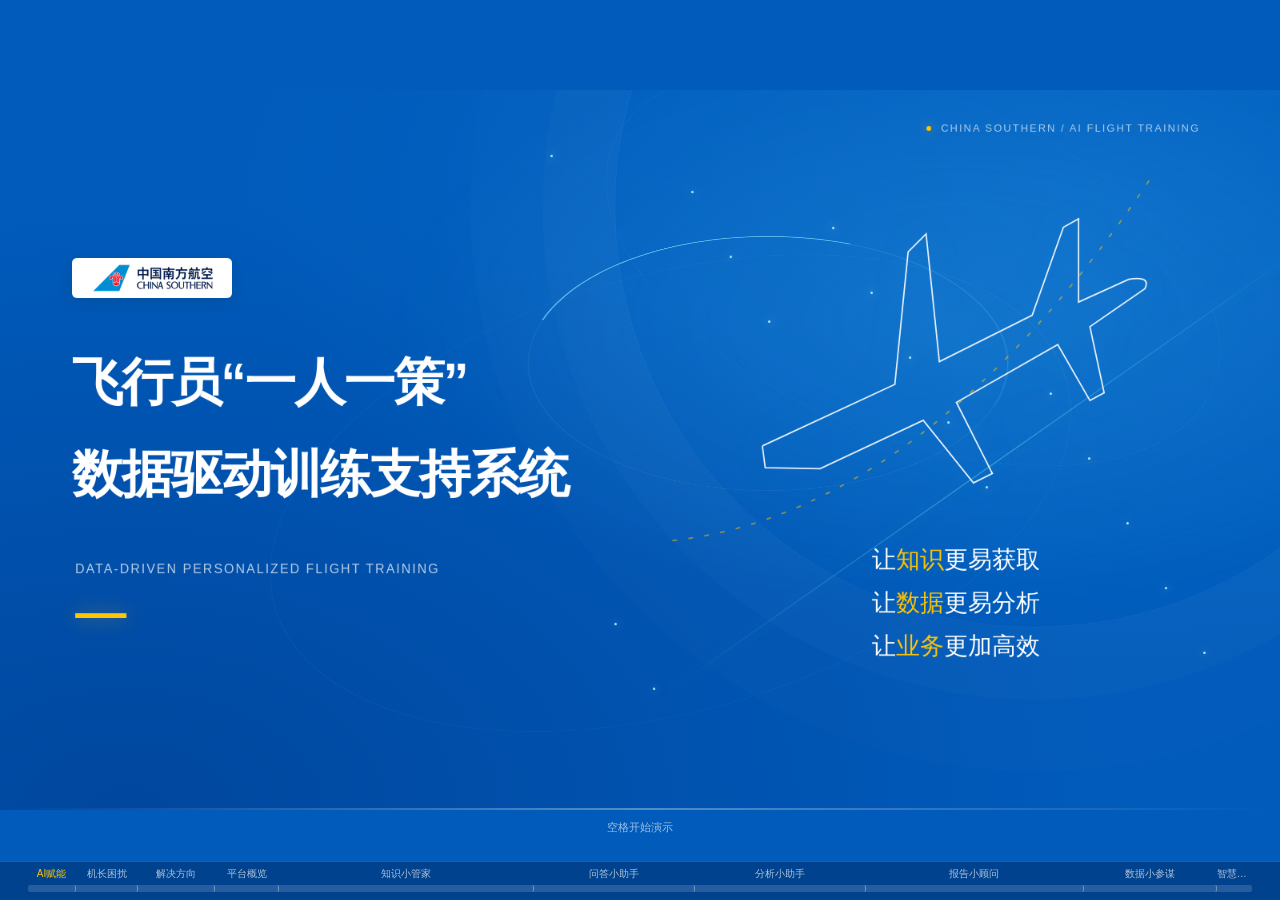
<file: index.html>
<!doctype html>
<html lang="zh-CN"><head><meta charset="utf-8"><meta name="viewport" content="width=device-width,initial-scale=1"><title>南航飞行训练 AI｜演示文稿</title><style>
*{box-sizing:border-box}html,body{margin:0;width:100%;height:100%;overflow:hidden;background:#fff;color:#000;font-family:-apple-system,BlinkMacSystemFont,"PingFang SC","Microsoft YaHei",sans-serif}body{display:grid;place-items:center}button{font:inherit;cursor:pointer}button:focus-visible{outline:3px solid #ffc402;outline-offset:4px}#deck{width:1600px;height:900px;position:absolute;transform-origin:center;background:#fff;overflow:hidden}.slide{position:absolute;inset:0;padding:80px 100px;opacity:0;visibility:hidden;transition:opacity .55s,transform .7s;transform:translateY(20px)}.slide.active{opacity:1;visibility:visible;transform:none}.kicker{font-size:18px;letter-spacing:4px;color:#005bbb;margin-bottom:28px;font-weight:500}h1,h2,h3,p{margin:0}h1{font-size:106px;line-height:1.18;letter-spacing:-5px;font-weight:600;color:#005bbb}h2{font-size:68px;line-height:1.2;letter-spacing:-3px;color:#005bbb;font-weight:600}h3{font-size:31px;line-height:1.4;font-weight:500}.lead{font-size:28px;line-height:1.8;margin-top:27px;letter-spacing:-.5px}.secondary{color:#777;font-size:20px;line-height:1.7}.yellow{background:linear-gradient(transparent 57%,#ffc402 57%);padding:0 5px}.blue{color:#005bbb}.footer{position:absolute;left:100px;right:100px;bottom:38px;display:flex;justify-content:space-between;font-size:14px;color:#888;letter-spacing:1px}.cover{display:flex;flex-direction:column;justify-content:center;padding-left:140px}.cover .kicker{margin-bottom:42px}.cover h1{position:relative;z-index:1}.cover .lead{font-size:30px;margin-top:40px}.cover .line{width:64px;height:6px;background:#ffc402;margin-top:45px}.aircraft{position:absolute;right:75px;top:190px;width:680px;height:510px;opacity:.8}.aircraft path{stroke:#005bbb;stroke-width:1.2;fill:none}.aircraft .trail{stroke:#ddd;stroke-dasharray:5 8}.cover .sideword{position:absolute;right:105px;top:85px;font-size:14px;letter-spacing:3px;color:#777}.statement{display:flex;flex-direction:column;justify-content:center;align-items:center;text-align:center}.statement h2{font-size:82px;line-height:1.35}.statement .lead{font-size:28px}.capabilities{display:flex;justify-content:center;gap:48px;margin-top:64px}.capabilities span{font-size:22px;border-top:1px solid #ddd;padding-top:20px}.split{display:grid;grid-template-columns:440px 1fr;gap:70px;align-items:center;height:640px;margin-top:20px}.split h2{font-size:65px}.split .lead{font-size:25px;margin-top:30px}.aside-value{margin-top:45px;font-size:23px;line-height:1.8}.app{border:1px solid #dedede;border-radius:18px;background:white;box-shadow:0 25px 75px #00000009;overflow:hidden;position:relative;transition:transform 1.3s cubic-bezier(.2,.8,.2,1),box-shadow 1s;transform-origin:70% 48%;width:100%}.app.zoomed{transform:scale(1.18) translateX(-26px);box-shadow:0 25px 80px #0002;z-index:2}.appbar{display:flex;align-items:center;justify-content:space-between;padding:19px 24px;border-bottom:1px solid #eee;font-size:15px;color:#777}.appbar b{color:#000;font-weight:500}.appbody{padding:27px}.app .question{padding:17px 21px;background:#f5f5f5;font-size:20px;border-radius:15px 4px 15px 15px;margin-left:auto;max-width:95%;width:fit-content;margin-bottom:27px;line-height:1.6}.answer{font-size:18px;line-height:1.9}.answer h3{font-size:22px;margin:12px 0}.status{font-size:14px;color:#005bbb;margin-bottom:12px}.citation{display:flex;gap:8px;margin-top:22px;flex-wrap:wrap}.citation span{border:1px solid #ddd;border-radius:6px;padding:9px 12px;font-size:14px;color:#005bbb}.composer{display:flex;justify-content:space-between;border:1px solid #ddd;border-radius:11px;margin-top:26px;padding:16px;color:#777;font-size:16px}.send{color:#005bbb}.build{opacity:0;transform:translateY(12px);transition:opacity .7s,transform .7s}.build.visible{opacity:1;transform:none}.app .build{display:none}.app .build.visible{display:block}.trailsteps{display:flex;gap:18px;margin-top:35px;font-size:17px;color:#777}.trailsteps b{font-weight:500;color:#005bbb}.demo-caption{margin-top:20px;font-size:15px;color:#777;text-align:center}.graph{width:100%;height:490px}.graph line{stroke:#d9d9d9;stroke-width:1.6}.graph circle{fill:#fff;stroke:#005bbb;stroke-width:1.4}.graph .core{fill:#005bbb}.graph text{font:20px -apple-system,sans-serif;fill:#000;text-anchor:middle}.graph text.white{fill:white}.graph .extra{opacity:0;transition:opacity 1s}.graph.expanded .extra{opacity:1}.graph g[role=button]{cursor:pointer}.data-head{display:flex;align-items:end;justify-content:space-between}.data-head .secondary{text-align:right}.data-panel{display:grid;grid-template-columns:1fr 1fr;gap:75px;margin-top:70px}.data-table{width:100%;border-collapse:collapse;font-size:23px}.data-table th{color:#777;font-size:17px;font-weight:400;text-align:left}.data-table th,.data-table td{padding:22px 12px;border-bottom:1px solid #e8e8e8}.data-table td:last-child{text-align:right;font-weight:600}.data-table th:last-child{text-align:right}.data-table .marked{background:#fff9df}.big-number{font-size:125px;line-height:1;letter-spacing:-7px;color:#005bbb;font-weight:500}.number-label{font-size:23px;margin-top:20px}.chart{width:100%;height:245px;margin-top:35px}.chart text{font:15px -apple-system,sans-serif;fill:#888}.chart path.grid{stroke:#e9e9e9;fill:none}.chart .series{fill:none;stroke:#005bbb;stroke-width:4;stroke-dasharray:900;stroke-dashoffset:900;transition:stroke-dashoffset 1.6s}.active .chart .series{stroke-dashoffset:0}.chart .comparison{fill:none;stroke:#aaa;stroke-width:2}.takeaway{font-size:25px;line-height:1.8;margin-top:35px}.giant{display:grid;grid-template-columns:1fr 1fr;gap:70px;align-items:center;height:580px}.giant .big-number{font-size:170px}.axis-note{font-size:15px;color:#888;margin-top:15px}.analysis-columns{display:grid;grid-template-columns:1.3fr 1fr;gap:90px;align-items:center;margin-top:60px}.analysis-columns .chart{height:300px}.finding{padding:25px 0;border-top:1px solid #ddd}.finding .label{font-size:15px;color:#777;margin-bottom:13px}.finding p{font-size:25px;line-height:1.6}.report{background:white;border:1px solid #ddd;box-shadow:0 20px 70px #0000000b;padding:38px 46px;transform:rotate(-2deg);width:610px;min-height:480px}.report h3{font-size:27px;color:#005bbb}.report .rule{height:4px;width:50px;background:#ffc402;margin:22px 0}.report p{font-size:18px;line-height:2;margin:18px 0}.tag{display:inline-block;font-size:13px;border:1px solid #ddd;border-radius:4px;padding:5px 9px;color:#777}.tag.plan{background:#fff8da;border-color:#ffc402;color:#000}.report-lines{height:8px;margin:14px 0;background:#f1f1f1;border-radius:4px}.report.ready .report-lines{display:none}.report .actual{display:none}.report.ready .actual{display:block;animation:rise .8s}.flow{display:grid;grid-template-columns:repeat(6,1fr);gap:24px;margin-top:100px;position:relative}.flow:before{content:'';position:absolute;left:50px;right:50px;top:31px;border-top:1px solid #ddd;z-index:0}.flow-item{position:relative}.flow-item .dot{width:63px;height:63px;display:grid;place-items:center;border:1px solid #ddd;border-radius:50%;font-size:20px;background:#fff;color:#777;margin-bottom:30px;transition:.7s}.flow-item.lit .dot{border-color:#005bbb;background:#005bbb;color:white}.flow-item:last-child .dot{background:#ffc402;color:black;border-color:#ffc402}.flow-item h3{font-size:24px;margin-bottom:14px}.flow-item p{font-size:17px;line-height:1.7;color:#777}.flow-note{margin-top:70px;font-size:23px;line-height:1.8}.quote{font-size:28px;line-height:1.8;margin-top:45px}.closing h1{font-size:94px;line-height:1.3}.closing .lead{font-size:27px;line-height:2}.end-modules{display:flex;gap:30px;margin-top:50px;font-size:20px;color:#777}.end-modules span{padding-top:16px;border-top:1px solid #ddd}.request{font-size:28px;line-height:1.6;margin-top:45px}.miniline{height:4px;width:55px;background:#ffc402;margin-top:30px}.cursor{position:absolute;right:100px;bottom:80px;opacity:0;transition:opacity .5s,transform 1s;font-size:30px;color:#000;z-index:5}.cursor.visible{opacity:1;transform:translate(-80px,-50px)}#controls{position:fixed;bottom:20px;left:50%;transform:translateX(-50%);display:flex;align-items:center;gap:12px;background:#ffffffed;border:1px solid #e9e9e9;border-radius:14px;padding:10px 14px;z-index:30;box-shadow:0 5px 25px #00000008;opacity:0;transition:opacity .2s;color:#666;font-size:12px}#controls:hover,#controls:focus-within,body.help #controls{opacity:1}#controls button{border:0;background:transparent;padding:6px 9px;color:#555;border-radius:5px;white-space:nowrap}#controls button:hover{background:#f4f4f4;color:#005bbb}#controls .play{color:#005bbb}#hint{position:fixed;bottom:25px;left:50%;transform:translateX(-50%);font-size:12px;color:#aaa;pointer-events:none;transition:opacity .4s;z-index:20}body.help #hint{opacity:0}#caption{position:fixed;bottom:80px;left:15%;right:15%;text-align:center;font-size:16px;line-height:1.7;z-index:15;background:#fffffff0;padding:8px 16px;display:none}#caption.show{display:block}#overview{position:fixed;inset:0;background:#fff;z-index:40;padding:5vh 6vw;overflow:auto;display:none}#overview.open{display:block}#overview h2{font-size:32px;letter-spacing:0;margin-bottom:30px}#overview .grid{display:grid;grid-template-columns:repeat(3,1fr);gap:20px}#overview button{border:1px solid #ddd;border-radius:8px;text-align:left;padding:25px;background:white;min-height:150px}#overview button b{display:block;font-size:23px;line-height:1.5;color:#005bbb;margin-top:15px}#overview button small{color:#777}#notes{position:fixed;right:30px;top:30px;width:430px;max-height:80vh;overflow:auto;background:#fff;border:1px solid #ddd;box-shadow:0 10px 50px #0002;border-radius:10px;padding:25px;z-index:45;display:none}#notes.open{display:block}#notes p{font-size:15px;line-height:1.9;margin:20px 0}.source-detail{position:absolute;inset:180px 130px 160px 620px;background:white;border:1px solid #ffc402;border-radius:16px;padding:45px;box-shadow:0 20px 80px #0002;display:none;z-index:8}.source-detail.open{display:block;animation:rise .6s}.source-detail h3{color:#005bbb;font-size:30px;margin:25px 0}.source-detail p{font-size:23px;line-height:1.9}.source-detail button{position:absolute;right:18px;top:14px;background:white;border:0;font-size:25px}.original{width:100%;height:505px;border:0;pointer-events:none}.original-wrap{height:505px;overflow:hidden}.original-wrap iframe{width:1280px;height:720px;transform:scale(.66);transform-origin:left top}.small-note{font-size:14px;color:#888;line-height:1.8;margin-top:22px}@keyframes rise{from{opacity:0;transform:translateY(15px)}to{opacity:1;transform:none}}@media(prefers-reduced-motion:reduce){*{transition:none!important;animation:none!important}}@media print{html,body{height:auto;overflow:visible;display:block}#deck{position:static;transform:none!important;width:1600px;height:auto}.slide{position:relative;opacity:1;visibility:visible;transform:none;height:900px;break-after:page}.build{opacity:1;transform:none}.app .build{display:block}#controls,#hint,#caption{display:none}}
</style></head><body><main id="deck" aria-label="飞行训练AI平台演示文稿">
<section class="slide cover" data-title="AI 赋能飞行训练" data-duration="20" data-chapter="平台介绍"><img class="cover-logo" src="logo.png" alt="中国南方航空"><div class="sideword">中国南方航空 / 飞行训练</div><div class="kicker">AI FLIGHT TRAINING</div><h1>飞行员“一人一策”<br>数据驱动训练支持系统</h1><p class="lead">让知识更易获取<br>让数据更易分析<br>让业务<span class="yellow">更加高效</span></p><div class="line"></div><svg class="aircraft" viewBox="0 0 600 450" aria-hidden="true"><path class="trail" d="M30 420Q300 390 540 30"/><path d="M125 320L265 255 279 115 298 96 312 231 410 182 443 89 459 80 459 168 512 144Q536 140 529 154L471 194 486 264 471 272 437 213 330 274 368 349 348 359 295 293 186 344 128 343Z"/></svg></section>
<section class="slide statement" data-title="一个工作台，连接知识与数据" data-duration="15" data-chapter="平台介绍"><div class="kicker">飞行训练 AI 智能平台</div><h2>一个工作台<br>连接<span class="yellow">知识与数据</span></h2><p class="lead">围绕飞行训练业务，提供从知识获取到分析报告的智能辅助。</p><div class="capabilities"><span>知识问答</span><span>知识图谱</span><span>智能问数</span><span>智能分析</span><span>报告生成</span></div></section>
<section class="slide" data-title="专业知识，一问即得" data-duration="25" data-chapter="智能知识问答"><div class="kicker">01 / 智能知识问答</div><div class="split"><div><h2>专业知识<br><span class="yellow">一问即得</span></h2><p class="lead">B737 进近阶段，<br>有哪些稳定进近训练要点？</p><p class="aside-value build" data-at="8">用自然语言提问，<br>获得结构化知识回答。</p></div><div><div class="app" id="qaApp"><div class="appbar"><b>南航飞训 · 智能知识问答</b><span>知识库检索</span></div><div class="appbody"><div class="question">B737 进近阶段有哪些稳定进近训练要点？</div><div class="build" data-at="4"><div class="status">已检索飞训知识库</div><div class="answer"><h3>B737 进近阶段训练关注要点</h3>围绕稳定进近、标准喊话、机组配合与复飞决策，查阅对应机型手册和训练大纲。<div class="citation"><span>① B737 训练手册</span><span>② 南航飞行训练大纲</span></div></div></div><div class="build" data-at="15"><div class="question" style="margin-top:24px;margin-bottom:12px">请进一步说明相关训练注意事项。</div><div class="answer">结合程序理解与协同配合组织专项学习，训练讲评由教员确认。</div></div><div class="composer">输入问题，继续追问<span class="send">↑</span></div></div></div><div class="demo-caption">自然语言输入 / 知识检索 / 多轮对话</div></div></div></section>
<section class="slide" data-title="回答有依据，知识可追溯" data-duration="15" data-chapter="智能知识问答"><div class="kicker">01 / 依据溯源</div><div class="split"><div><h2>回答有依据<br>知识<span class="yellow">可追溯</span></h2><p class="lead">从回答中的引用，<br>直接定位对应手册章节。</p><p class="small-note">手册章节为占位示例，<br>不作为飞行操作依据。</p></div><div><div class="app"><div class="appbar"><b>知识引用</b><span>来源预览</span></div><div class="appbody"><div class="status">引用 01 / B737 训练手册</div><h3>进近阶段训练</h3><div class="answer" style="margin-top:25px">关联知识点<br>稳定进近、机组配合、标准喊话、复飞决策。<br><br>正式系统应展示有效版本、章节编号及原文位置。</div><div class="citation"><span>手册章节定位</span><span>有效版本核验</span></div></div></div><p class="demo-caption">来源路径清晰，方便业务人员复核</p></div></div></section>
<section class="slide" data-title="知识之间，也有导航" data-duration="35" data-chapter="知识图谱"><div class="kicker">02 / 知识图谱</div><div class="split"><div><h2>知识之间<br>也有<span class="yellow">导航</span></h2><p class="lead">从“稳定进近”出发，<br>探索相关科目、规范与章节。</p><p class="aside-value build" data-at="10">让分散的资料，<br>形成可探索的知识网络。</p></div><div><svg class="graph" id="graph" viewBox="0 0 820 500" role="img" aria-label="稳定进近知识图谱"><g><line x1="410" y1="240" x2="170" y2="110"/><line x1="410" y1="240" x2="650" y2="110"/><line x1="410" y1="240" x2="150" y2="370"/><line x1="410" y1="240" x2="650" y2="370"/></g><g class="extra"><line x1="650" y1="110" x2="785" y2="220"/><circle cx="770" cy="220" r="45"/><text x="770" y="225" style="font-size:15px">训练大纲</text></g><g role="button" tabindex="0" data-graph><circle class="core" cx="410" cy="240" r="72"/><text class="white" x="410" y="247">稳定进近</text></g><g role="button" tabindex="0" data-graph><circle cx="170" cy="110" r="60"/><text x="170" y="116">训练科目</text></g><g role="button" tabindex="0" data-graph><circle cx="650" cy="110" r="60"/><text x="650" y="116">操作规范</text></g><g role="button" tabindex="0" data-graph><circle cx="150" cy="370" r="60"/><text x="150" y="376">机组配合</text></g><g role="button" tabindex="0" data-graph><circle cx="650" cy="370" r="60"/><text x="650" y="376">知识章节</text></g></svg><p class="demo-caption">点击节点展开关联 · 图谱关系为演示示例</p></div></div></section>
<section class="slide" data-title="南航机型训练知识库" data-duration="20" data-chapter="知识库系统搭建"><div class="kb-mount" data-kb-screen="library"></div></section>
<section class="slide" data-title="上传、审核并验证训练知识" data-duration="25" data-chapter="知识库系统搭建"><div class="kb-mount" data-kb-screen="operations"></div><div id="trend1" hidden></div></section>
<section class="slide" data-title="训练数据持续向好" data-duration="45" data-chapter="AI智能数据分析"><div class="kicker">04 / AI 智能数据分析</div><h2>训练指标<span class="yellow">持续向好</span></h2><div class="analysis-columns"><div class="training-analytics"><div class="secondary">南航 B737 / 2026年6—9月 / 演示数据</div><div class="metric-sync" data-sync="metrics"><div><span>324</span><p class="secondary">完成人次 · ↑12%</p></div><div><span>96.0%</span><p class="secondary">计划完成率 · ↑6.0%</p></div><div><span>98.2%</span><p class="secondary">标准动作达成 · ↑4.2%</p></div><div><span>92.5%</span><p class="secondary">复训通过率 · ↑5.5%</p></div></div><div class="training-charts"><article class="training-chart build" data-at="2"><header><b>训练完成率</b><span>94% → 96%</span></header><div id="chart-completion"></div></article><article class="training-chart build" data-at="8"><header><b>标准动作达成率</b><span>94% → 98.2%</span></header><div id="chart-standards"></div></article><article class="training-chart build" data-at="14"><header><b>复训通过率</b><span>87% → 92.5%</span></header><div id="chart-recurrent"></div></article></div></div><div class="training-findings"><div class="finding build" data-at="5"><div class="label">训练完成</div><p>训练完成率稳步提升。</p></div><div class="finding build" data-at="11"><div class="label">标准动作</div><p>标准动作达成率提高。</p></div><div class="finding build" data-at="17"><div class="label">复训表现</div><p>复训通过率持续上升。</p></div><div class="analytics-note">演示数据</div></div></div></section>
<section class="slide" data-title="从训练数据，到报告草稿" data-duration="40" data-chapter="智能报告生成"><div class="kicker">06 / 智能报告生成</div><div class="split"><div><h2>从训练数据<br>到<span class="yellow">报告草稿</span></h2><p class="lead">选择报告范围，<br>汇总数据与分析发现。</p><div class="trailsteps"><span>设置参数</span><span>自动汇总</span><b>生成草稿</b></div><p class="aside-value build" data-at="14">减少重复整理与编写，<br>把时间留给专业审核。</p><button id="downloadReport" style="margin-top:25px;background:white;color:#005bbb;border:0;border-bottom:1px solid #005bbb;padding:8px 0;font-size:18px">导出示例报告 ↓</button></div><div class="report" id="report"><span class="tag">待人工审核 · 演示草稿</span><h3 style="margin-top:24px">南航 B737 周期训练分析报告</h3><div class="rule"></div><div class="secondary" style="font-size:15px">2026年6—8月 / 飞行训练管理</div><div class="report-lines"></div><div class="report-lines" style="width:85%"></div><div class="report-lines"></div><div class="report-lines" style="width:65%"></div><div class="actual"><p><b>01 训练概况</b><br>计划 360 人次，完成 324 人次，完成率 90.0%。</p><p><b>02 趋势分析</b><br>6—8 月完成率分别为 94.0%、92.0%、84.0%。</p><p><b>03 复核建议</b><br>核实排期及缺训原因，交由业务人员审核。</p></div></div></div></section>
<section class="slide" data-title="一个任务，连接多种能力" data-duration="35" data-chapter="AI智能体"><div class="kicker">06 / AI 智能体 <span class="tag plan" style="letter-spacing:0;margin-left:25px">规划流程 · 非已上线声明</span></div><h2>一个任务，连接<span class="yellow">多种能力</span></h2><p class="request">“分析近期训练情况，找出需要重点关注的问题，并生成分析报告。”</p><div class="flow"><div class="flow-item"><span class="dot">01</span><h3>任务理解</h3><p>明确机型、周期<br>与统计口径</p></div><div class="flow-item"><span class="dot">02</span><h3>数据查询</h3><p>调用训练记录<br>查询工具</p></div><div class="flow-item"><span class="dot">03</span><h3>知识检索</h3><p>关联训练大纲<br>与手册章节</p></div><div class="flow-item"><span class="dot">04</span><h3>分析生成</h3><p>整理变化趋势<br>与待复核事项</p></div><div class="flow-item"><span class="dot">05</span><h3>报告草稿</h3><p>组织分析内容<br>形成结构化文档</p></div><div class="flow-item"><span class="dot">06</span><h3>人工审核</h3><p>教员与训练<br>管理人员确认</p></div></div><p class="flow-note">知识与数据协同，关键环节保留<span class="yellow">人工审核</span>。</p><p class="small-note">涉及人员资质、飞行安全结论与训练定级，须由教员与教检人员确认后生效。</p></section>
<section class="slide statement closing" data-title="让知识创造价值，让数据赋能决策" data-duration="20" data-chapter="总结展望"><div class="kicker">中国南方航空 · 智慧飞训</div><h1>让知识创造价值<br>让数据<span class="yellow">赋能决策</span></h1><p class="lead">AI 赋能飞行训练<br>持续探索智慧航空新未来</p><div class="end-modules"><span>知识智能检索</span><span>数据高效分析</span><span>报告辅助生成</span><span>业务智能协同</span></div></section>
</main><div id="caption"></div><div id="hint">← → 翻页 · 空格播放 · 移动鼠标至底部显示控制</div><nav id="controls" aria-label="放映控制"><button id="prev" aria-label="上一页">←</button><span id="count"></span><button id="next" aria-label="下一页">→</button><button id="play" class="play">▶ 自动放映</button><button id="restart" aria-label="从头播放">↺ 从头播放</button><span id="time"></span><button id="grid">总览</button><button id="captions">字幕</button><button id="scriptBtn">配音稿</button><button id="fullscreen">全屏 ↗</button></nav><div id="overview"><h2>演示文稿 <button id="closeGrid" style="float:right;border:0;background:white;font-size:18px">返回放映 ×</button></h2><div class="grid" id="gridContent"></div></div><aside id="notes"><button id="closeNotes" style="float:right;border:0;background:white">关闭 ×</button><h3 style="font-size:24px;color:#005bbb">本页配音稿</h3><p id="voiceText"></p><p style="color:#888;font-size:12px">前端演示原型，使用样例训练数据。手册来源为占位示例。智能体为规划能力。自动放映不含配音音频。</p></aside><script>
</script><link rel="stylesheet" href="blue-theme.css"><script src="prototype-data.js"></script><script src="presentation-upgrade.js?v=20261015-qa-single9"></script><script>
const $=id=>document.getElementById(id),slides=[...document.querySelectorAll('.slide')];
// Keep slide content static and searchable; only presentation state changes.
const flowItems=[['01','任务理解','明确机型、周期<br>与统计口径'],['02','数据查询','调用训练记录<br>查询工具'],['03','知识检索','关联训练大纲<br>与手册章节'],['04','分析生成','整理变化趋势<br>与待复核事项'],['05','报告草稿','组织分析内容<br>形成结构化文档'],['06','人工审核','教员与训练<br>管理人员确认']];document.querySelector('.flow').innerHTML=flowItems.map(x=>`<div class="flow-item"><span class="dot">${x[0]}</span><h3>${x[1]}</h3><p>${x[2]}</p></div>`).join('');
const voices=[
'聚焦飞行训练业务场景，依托人工智能与数据技术，我们为中国南方航空打造飞行训练AI智能平台。让知识更易获取，让数据更易分析，让业务更加高效。',
'平台融合大模型、知识图谱与智能数据分析等技术能力，推动飞行训练知识、数据与业务的深度融合，为飞行训练管理提供智能化支撑。',
'面对海量飞行手册、训练大纲与专业教材，用户只需使用自然语言提出问题，平台即可结合专业知识库，检索相关内容并生成结构化回答。通过连续追问，让专业知识查询更加便捷。',
'平台支持知识来源追溯。从回答中的引用，可以定位到对应手册章节，方便业务人员复核，让专业知识查询更加可信。',
'在智能问答的背后，是持续构建的飞行训练专业知识体系。平台通过知识图谱，将分散在手册、教材和业务资料中的知识关联组织。从单一知识点到关联知识网络，帮助用户理解知识之间的联系，实现从文档检索向关联知识探索的转变。',
'先将南航飞行手册、训练大纲与课程资料统一接入知识库，再按机型、科目和资料类型进行归类管理。',
'随后依次完成文档解析、知识提取、专家审核与检索验证，让训练知识有来源、可复核、易维护。',
'数据不仅需要被看见，更需要被理解。平台围绕飞行训练业务数据，辅助开展多维度统计、趋势研判与问题分析。通过综合分析训练记录和相关指标，帮助管理人员识别关键变化，发现需要重点关注的问题，为训练质量评估、计划优化与精细化管理提供直观参考。',
'各类统计分析报告，是总结训练情况、发现问题和辅助决策的重要依据。平台将数据查询、统计分析与内容生成相结合，根据业务需求汇总相关数据，辅助形成结构化报告草稿。减少重复的数据整理和文档编制，让业务人员将更多精力投入专业分析与管理决策。',
'随着人工智能技术发展，平台的智能化能力也将从单一功能向业务协同拓展。围绕飞行训练全流程，通过智能体连接知识、数据与业务工具，逐步形成任务理解、工具调用、分析处理和结果反馈的协同能力。在确保数据安全、业务合规和关键环节人工审核的前提下，推动人工智能深入服务飞行训练业务。',
'从知识智能检索，到数据高效分析。从智能报告生成，到业务智能协同。我们正以人工智能技术为驱动，持续探索飞行训练智能化的新路径。让知识创造价值，让数据赋能决策。AI赋能飞行训练，智启智慧航空新未来。'];
voices.splice(1,0,'围绕飞行训练管理，我们将本次演示聚焦于三类典型需求。手册与教材分散，知识查找需要反复切换。训练数据需要按机型与周期整理。报告编写重复，占用专业人员时间。','平台的建设目标，是把时间留给专业判断。让知识查询从翻找资料走向直接提问，让数据分析从手工统计走向对话探索，让报告编制从重复编写走向草稿审核。');
let current=0,local=0,playing=false,last=0,captionOn=false;let starts=[],total=0;slides.forEach((s,i)=>{starts.push(total);total+=+s.dataset.duration;let f=document.createElement('div');f.className='footer';f.innerHTML=`<span>南航飞行训练 AI · 功能演示${i>=4&&i<=11?' / 原型与样例数据':''}</span><span>${String(i+1).padStart(2,'0')} / ${String(slides.length).padStart(2,'0')}</span>`;s.appendChild(f)});
const chart=`<svg class="chart" viewBox="0 0 650 290" role="img" aria-label="B737训练完成率6月94%、7月92%、8月84%"><path class="grid" d="M60 35H615M60 95H615M60 155H615M60 215H615"/><g><text x="5" y="40">100%</text><text x="15" y="100">95%</text><text x="15" y="160">90%</text><text x="15" y="220">85%</text><text x="80" y="270">6月</text><text x="325" y="270">7月</text><text x="575" y="270">8月</text><text x="430" y="20">A320</text><text x="530" y="20" fill="#005bbb">B737</text></g><polyline class="comparison" points="95,95 340,71 590,52"/><polyline class="series" points="95,107 340,131 590,227"/><g fill="#005bbb"><circle cx="95" cy="107" r="6"/><circle cx="340" cy="131" r="6"/><circle cx="590" cy="227" r="7"/></g><text x="558" y="206" style="fill:#005bbb;font-size:24px">84%</text></svg>`;if($('trend1'))$('trend1').innerHTML=chart;if($('trend2'))$('trend2').innerHTML=chart;
const makeTrainingChart=(label,values)=>{const xs=[68,238,408,578],ys=values.map(v=>232-(v-80)*7.2),points=xs.map((x,i)=>`${x},${ys[i]}`).join(' ');return `<svg viewBox="0 0 650 280" role="img" aria-label="${label}逐月提升"><path class="chart-grid" d="M55 40H615M55 100H615M55 160H615M55 220H615"/><g class="chart-axis"><text x="5" y="45">100%</text><text x="15" y="105">95%</text><text x="15" y="165">90%</text><text x="15" y="225">85%</text><text x="50" y="265">6月</text><text x="220" y="265">7月</text><text x="390" y="265">8月</text><text x="560" y="265">9月</text></g><polyline class="training-line" points="${points}"/><g class="chart-dots">${xs.map((x,i)=>`<circle cx="${x}" cy="${ys[i]}" r="5"/><text x="${x}" y="${ys[i]-12}">${values[i]}%</text>`).join('')}</g></svg>`};
document.getElementById('chart-completion').innerHTML=makeTrainingChart('训练完成率',[90,92,94,96]);document.getElementById('chart-standards').innerHTML=makeTrainingChart('标准动作达成率',[90,93,96,98.2]);document.getElementById('chart-recurrent').innerHTML=makeTrainingChart('复训通过率',[82,86,89,92.5]);
function fmt(t){return String(Math.floor(t/60)).padStart(2,'0')+':'+String(Math.floor(t%60)).padStart(2,'0')}function scale(){let f=Math.min(innerWidth/1600,innerHeight/900);$('deck').style.transform=`scale(${f})`}window.addEventListener('resize',scale);scale();
function effects(){let s=slides[current],origin=Number(s.dataset.original);s.querySelectorAll('.build').forEach(x=>x.classList.toggle('visible',local>=+x.dataset.at));$('graph')?.classList.toggle('expanded',origin===4&&local>=12);$('report')?.classList.toggle('ready',origin===8&&local>=7);document.querySelectorAll('.flow-item').forEach((x,i)=>x.classList.toggle('lit',origin===9&&local>=i*4));$('time').textContent=fmt(starts[current]+local)+' / '+fmt(total);if(s.dataset.silent==='true'){$('caption').textContent='';window.presentationEffects?.(s,local);return;}let voice=voices[current]||s.dataset.title;let pieces=voice.match(/[^。！？]+[。！？]?/g)||[voice];let weight=t=>Array.from(t).filter(c=>!/\s/.test(c)).length/3.8+(t.match(/[，。！？；：、,.!?;]/g)||[]).length*.14;let target=local/(+s.dataset.duration)*pieces.reduce((sum,p)=>sum+weight(p),0),ix=0;while(ix<pieces.length-1&&target>=weight(pieces[ix])){target-=weight(pieces[ix]);ix++}$('caption').textContent=pieces[ix];window.presentationEffects?.(s,local);}
function show(i){current=Math.max(0,Math.min(slides.length-1,i));local=0;slides.forEach((s,j)=>s.classList.toggle('active',j===current));$('count').textContent=(current+1)+' / '+slides.length;$('voiceText').textContent=voices[current];effects();document.title=slides[current].dataset.title+' · 南航飞训演示';}
function toggle(){if(current===slides.length-1&&local>=+slides[current].dataset.duration)show(0);playing=!playing;last=performance.now();$('play').textContent=playing?'Ⅱ 暂停':'▶ 自动放映'}
function next(){if(!playing){let nextBuild=[...slides[current].querySelectorAll('.build')].find(x=>+x.dataset.at>local);if(nextBuild){local=+nextBuild.dataset.at;effects();return}}show(current+1)}
function tick(t){if(playing){local+=(t-last)/1000;if(local>=+slides[current].dataset.duration){if(current<slides.length-1)show(current+1);else{local=+slides[current].dataset.duration;playing=false;$('play').textContent='↺ 重新放映'}}effects()}last=t;requestAnimationFrame(tick)}
$('prev').onclick=()=>show(current-1);$('next').onclick=next;$('play').onclick=toggle;$('restart').onclick=()=>{show(0);local=0;if(!playing)toggle();last=performance.now()};$('grid').onclick=()=>{playing=false;$('play').textContent='▶ 自动放映';$('overview').classList.add('open')};$('closeGrid').onclick=()=>$('overview').classList.remove('open');$('gridContent').innerHTML=slides.map((s,i)=>`<button data-slide="${i}"><small>${String(i+1).padStart(2,'0')} / ${s.dataset.chapter} · ${s.dataset.duration}秒</small><b>${s.dataset.title}</b></button>`).join('');document.querySelectorAll('[data-slide]').forEach(b=>b.onclick=()=>{show(+b.dataset.slide);$('overview').classList.remove('open')});$('captions').onclick=()=>{captionOn=!captionOn;$('caption').classList.toggle('show',captionOn)};$('scriptBtn').onclick=()=>$('notes').classList.toggle('open');$('closeNotes').onclick=()=>$('notes').classList.remove('open');$('fullscreen').onclick=()=>{document.fullscreenElement?document.exitFullscreen():document.documentElement.requestFullscreen().catch(()=>{})};document.querySelectorAll('[data-graph]').forEach(n=>{n.onclick=()=>{local=Math.max(local,12);effects()};n.onkeydown=e=>{if(e.key==='Enter'){n.click();e.stopPropagation()}}});
const downloadReport=$('downloadReport');if(downloadReport)downloadReport.onclick=()=>{const text='南航 B737 周期训练分析报告\n演示草稿 · 待人工审核\n统计周期：2026年6—8月\n\n计划360人次，完成324人次，完成率90.0%。\n6—8月完成率分别为94.0%、92.0%、84.0%。\n建议核实排期及缺训原因，由业务人员确认。\n\n本报告使用样例数据，不代表南航实际业务表现。';const url=URL.createObjectURL(new Blob([text],{type:'text/plain;charset=utf-8'}));let a=document.createElement('a');a.href=url;a.download='南航B737训练分析_演示草稿.txt';a.click();setTimeout(()=>URL.revokeObjectURL(url),1000)};
document.addEventListener('keydown',e=>{if(e.target.matches('input,textarea,select,[contenteditable="true"]')&&e.key!=='Escape')return;if(e.key==='Escape'){$('overview').classList.remove('open');$('notes').classList.remove('open');return}if(e.target.tagName==='BUTTON'&&(e.key===' '||e.key==='Enter'))return;if(e.key==='ArrowRight'||e.key==='PageDown'){e.preventDefault();next()}if(e.key==='ArrowLeft'||e.key==='PageUp'){e.preventDefault();show(current-1)}if(e.code==='Space'){e.preventDefault();toggle()}if(e.key.toLowerCase()==='o')$('grid').click();if(e.key.toLowerCase()==='f')$('fullscreen').click();if(e.key.toLowerCase()==='c')$('captions').click()});document.addEventListener('mousemove',e=>document.body.classList.toggle('help',e.clientY>innerHeight-100));let touchX=0;document.addEventListener('touchstart',e=>touchX=e.changedTouches[0].clientX);document.addEventListener('touchend',e=>{let dx=e.changedTouches[0].clientX-touchX;if(Math.abs(dx)>70){dx<0?next():show(current-1)}else if(e.target===document.body)document.body.classList.toggle('help')});show(0);requestAnimationFrame(tick);
</script><link rel="stylesheet" href="video-polish.css"><script src="video-polish.js"></script><link rel="stylesheet" href="cinematic.css?v=20261015-chapter-aligned3"><script src="cinematic.js"></script><link rel="stylesheet" href="module-results.css"><script src="module-results.js"></script><link rel="stylesheet" href="script-alignment.css"><script src="script-alignment.js?v=20261015-concise-coach2"></script><link rel="stylesheet" href="trajectory.css"><script src="trajectory.js"></script><link rel="stylesheet" href="immersive.css"><script src="immersive.js"></script><link rel="stylesheet" href="opening-context.css"><script src="opening-context.js"></script><script src="compact-timing.js?v=20261015-data-double11"></script><link rel="stylesheet" href="cover-motion.css?v=20261028-cover-spacing4"><script src="cover-motion.js?v=20261028-system-title1"></script><link rel="stylesheet" href="pain-motion.css"><script src="pain-motion.js"></script><link rel="stylesheet" href="captain-story.css"><script src="captain-story.js"></script><link rel="stylesheet" href="captain-polish.css"><link rel="stylesheet" href="captain-character.css"><script src="captain-character.js"></script><link rel="stylesheet" href="ai-goal-story.css?v=20261015-captain-sequence3"><script src="ai-goal-story.js?v=20261015-captain-sequence3"></script><script src="captain-body-repair.js"></script><link rel="stylesheet" href="knowledge-base-demo.css?v=20261020-outcomes"><script src="knowledge-base-demo.js?v=20261028-videos1"></script><link rel="stylesheet" href="evaluation-analysis.css?v=20261015-autoplay-analysis3"><script src="evaluation-analysis.js?v=20261028-videos1"></script><script src="page-transitions.js?v=20261015-all-pages1"></script><script src="qa-prototype-source.js?v=20261028-roomy2"></script><script src="qa-interaction.js?v=20261028-videos1"></script><script src="timeline-interaction.js?v=20261015-start-label6"></script><script src="report-prototype-source.js?v=20261029-video1"></script><script src="report-scroll.js?v=20261028-videos1"></script><script src="kb-prototype-source.js?v=20261028-roomy2"></script><script src="kb-reference-integration.js?v=20261028-videos1"></script><script src="data-prototype-source.js?v=20261028-roomy2"></script><script src="data-flow-integration.js?v=20261028-videos1"></script><script src="quantified-outcomes.js?v=20261020-yellow6"></script><script src="chapter-naming.js?v=20261028-videos1"></script><script src="analysis-records.js?v=20261028-videos1"></script><script src="deck-consistency.js?v=20261028-overview-restored2"></script><script src="audio-manifest.js?v=20261028-cover-title2"></script><script src="demo-audio.js?v=20261028-voice1"></script></body></html>
</file>
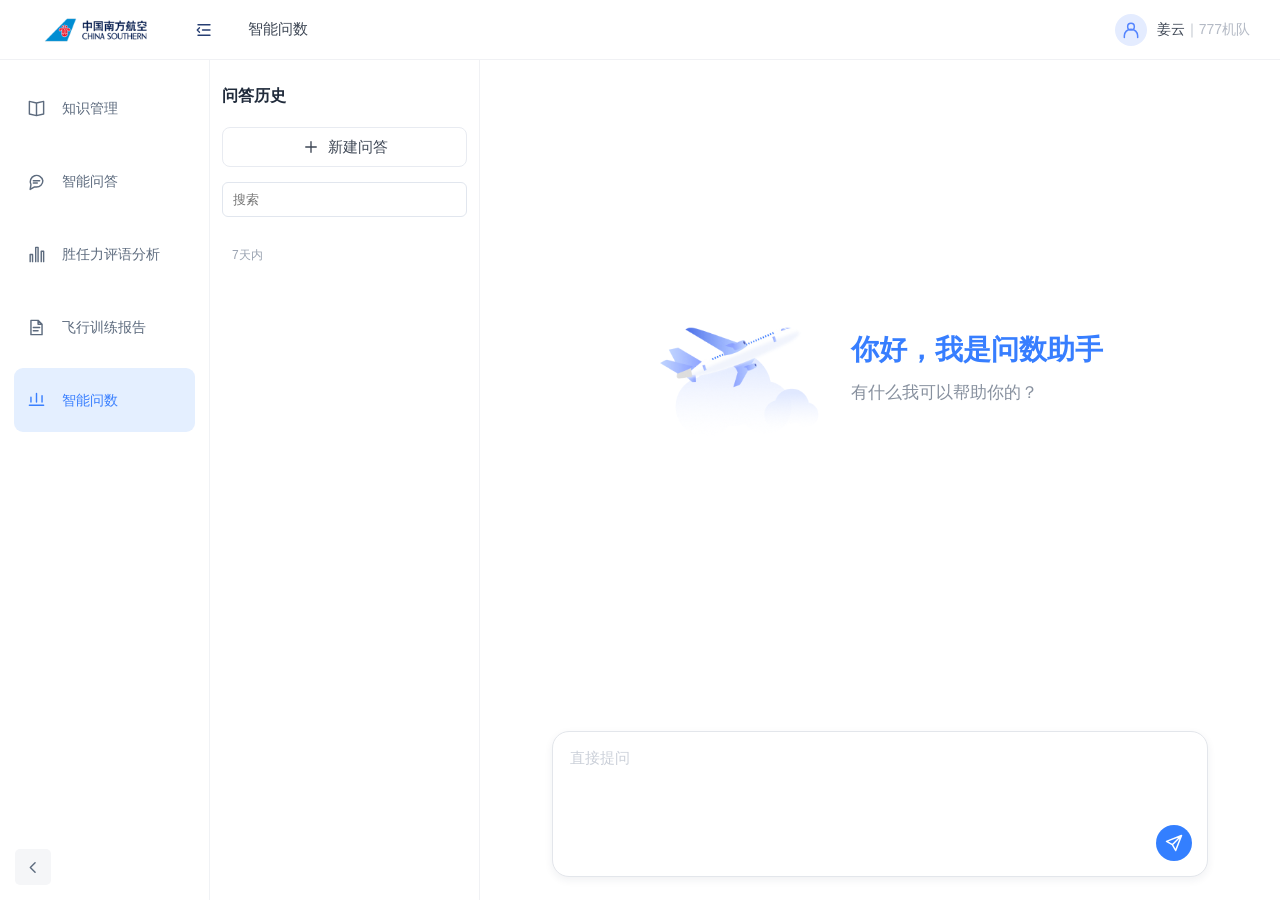
<file: data-prototype.html>
<!doctype html><html lang="zh-CN"><head><meta charset="utf-8"><meta name="viewport" content="width=device-width,initial-scale=1"><title>智能问数</title><style>
*{box-sizing:border-box}body{margin:0;color:#3d4654;font:15px "PingFang SC","Microsoft YaHei",sans-serif;background:white}button,textarea{font:inherit}button{cursor:pointer;background:white;border:1px solid #e8ebf1;border-radius:8px;color:inherit}button:hover{background:#f2f6ff}button:focus-visible,textarea:focus-visible{outline:2px solid #397eff;outline-offset:2px}header{height:60px;border-bottom:1px solid #f0f1f4;display:flex;align-items:center;padding:0 30px;gap:28px}header img{width:130px;height:40px;object-fit:contain}header .menu{color:#263e72;font-size:22px}header .account{margin-left:auto;font-size:14px}.avatar{background:#e4ecff;border-radius:50%;color:#5485ff;padding:8px;margin-right:10px}.layout{display:flex;height:calc(100vh - 60px)}nav{width:210px;flex-shrink:0;border-right:1px solid #f2f3f6;padding:6px 12px;position:relative}nav button{display:flex;align-items:center;gap:16px;width:100%;height:48px;margin-bottom:4px;border:0;text-align:left;padding:0 20px;font-size:14px}nav button.active{background:#e4efff;color:#3880ff}nav svg{width:18px;height:18px;fill:none;stroke:currentColor;stroke-width:1.8}.collapse{position:absolute;bottom:15px;left:15px;width:36px;height:36px;background:#f5f6f8;border:0}.history{width:270px;flex-shrink:0;border-right:1px solid #f0f1f4;padding:26px 12px}.tools{display:flex;gap:6px;border-bottom:1px solid #f0f1f4;padding-bottom:12px}.tools button{height:31px}.new{flex:1}.blue{color:#3d82ff}.history-item{display:block;border:0;text-align:left;width:100%;padding:12px 10px;margin:7px 0;border-left:3px solid transparent;border-radius:8px;white-space:nowrap;overflow:hidden;text-overflow:ellipsis;font-size:14px}.history-item.selected{background:#f0f5ff;border-left-color:#397eff}.history-item small{display:block;color:#bbc2cd;padding-left:22px;margin-top:3px}.history-item span{color:#568cff;margin-right:9px}main{flex:1;min-width:0;position:relative;display:flex;flex-direction:column}.welcome{flex:1;display:flex;align-items:center;justify-content:center;padding-bottom:45px;gap:28px}.welcome h1{font-size:28px;color:#377eff;margin:0 0 12px}.welcome p{font-size:17px;color:#87909e;margin:0}.plane{width:165px;height:165px;object-fit:contain}.composer{margin:12px 10% 23px;border:2px solid #5e88ff;border-radius:18px;padding:12px;flex-shrink:0;background:white}.composer textarea{width:100%;height:42px;border:0;resize:none;outline:0;color:#344054;background:transparent;font-size:15px}.composer textarea::placeholder{color:#cbd0d9}.composer-bottom{display:flex;align-items:center;gap:10px}.upload{border:0;color:#4385ff;padding:5px}.retrieval{padding:5px 10px;font-size:14px}.retrieval.on{color:#397eff;background:#edf3ff;border-color:#bfd2ff}.send{margin-left:auto;width:36px;height:36px;border-radius:50%;background:#eef0f8;color:#3982ff;border:0;font-size:22px}.messages{display:none;flex:1;overflow:auto;padding:16px 10% 0 6%;scroll-behavior:smooth}.user-message{display:flex;flex-direction:column;align-items:flex-end;margin-bottom:28px}.bubble{background:#e4efff;border-radius:20px 5px 20px 20px;padding:16px}.time{color:#c1c6ce;font-size:12px;margin-top:5px}.assistant{display:flex;gap:12px}.bot{color:#3881ff;font-size:25px;padding-top:9px}.answer{border:1px solid #e7e9ee;border-radius:5px 20px 0 0;padding:14px 16px;flex:1;font-size:15px;line-height:1.9}.thinking{width:100%;text-align:left;border:0;background:#e5efff;color:#3d83ff;padding:9px 12px;margin-bottom:8px}.thought{display:none;color:#7d8a9f;font-size:13px;background:#f7faff;padding:10px}.answer p{margin:7px 0}.answer h3{font-size:16px;margin:12px 0 0}.answer ol{padding-left:22px;margin:7px 0}.answer ul{padding-left:24px}.cite{display:inline-block;border:1px solid #e0e9ff;border-radius:14px;color:#8194c7;padding:0 10px;font-size:12px;line-height:1.7}.notice{color:#8c97a7;font-size:11px;margin-top:15px}.dialog{border:1px solid #dce5f5;border-radius:12px;max-width:600px;color:#465167;line-height:1.9;padding:25px}dialog::backdrop{background:#172a4244}.dialog button{float:right;padding:4px 12px}.has-answer .welcome{display:none}.has-answer .messages{display:block}.has-answer .composer{margin-top:10px}.nav-small nav{width:70px}.nav-small nav .label{display:none}.history-hidden .history{display:none}@media(max-width:1000px){nav{width:180px}.history{width:220px}.welcome{gap:8px}.welcome h1{font-size:23px}.plane{width:120px}.composer{margin-left:6%;margin-right:6%}.answer{font-size:14px}}@media(max-width:760px){nav{width:62px;padding:6px}nav .label{display:none}nav button{padding:0 15px}.history{width:180px}.welcome{flex-direction:column}.welcome h1{font-size:20px}header{padding:0 15px;gap:15px}}

/* Shared icon geometry; navigation icons retain their original styling. */
.ui-icon{width:18px;height:18px;display:inline-block;vertical-align:middle;flex-shrink:0}
header .menu{display:flex;align-items:center;justify-content:center;border:0;width:32px;height:32px;padding:5px;background:transparent;color:#263e72}
.account{display:flex;align-items:center}.avatar{display:inline-flex;align-items:center;justify-content:center;width:32px;height:32px;padding:6px}.avatar .ui-icon{width:20px;height:20px}
.tools button{display:inline-flex;align-items:center;justify-content:center;gap:6px;padding:5px 8px}.tools .manage,.tools .hide{width:30px;color:#4b88ff}.new .blue{display:inline-flex}
.history-item>span{display:inline-flex;vertical-align:middle;margin-right:8px}.history-item .ui-icon{width:16px;height:16px}.history-item small{padding-left:24px}
.bot{display:flex;align-items:center;justify-content:center;flex:0 0 36px;height:36px;padding:8px;margin-top:3px;border:1px solid #edf2ff;border-radius:50%;box-shadow:0 2px 8px #357bff14;background:white}.bot .ui-icon{width:22px;height:22px}
.thinking{display:flex;align-items:center;gap:7px}.thinking-chevron{margin-left:auto;color:#9ba6b7;display:flex}.thinking[aria-expanded=true] .thinking-chevron{transform:rotate(180deg)}
.upload,.send{display:inline-flex;align-items:center;justify-content:center;flex-shrink:0}.upload{width:30px;height:30px}.send .ui-icon{width:20px;height:20px}.retrieval{display:inline-flex;align-items:center;gap:6px;height:31px}.retrieval>.ui-icon:last-child:not(:first-child){width:14px;height:14px}.cite .ui-icon{width:14px;height:14px;margin-right:3px;vertical-align:-2px}.attachment-name{display:block;font-size:12px;color:#667085;overflow:hidden;white-space:nowrap;text-overflow:ellipsis}.attachment-name:empty{display:none}

.search-status{display:flex;align-items:center;gap:10px;padding:20px 4px;color:#7a8ba7;font-size:14px;min-height:90px}.spinner{width:17px;height:17px;border:2px solid #dce8ff;border-top-color:#4385ff;border-radius:50%;animation:spin .85s linear infinite}.loading-dots{display:inline-flex;gap:4px}.loading-dots i{width:4px;height:4px;border-radius:50%;background:#6194f6;animation:pulse 1.2s infinite}.loading-dots i:nth-child(2){animation-delay:.2s}.loading-dots i:nth-child(3){animation-delay:.4s}.search-step{padding:3px 0}.search-step.current{color:#4c82d6}.search-step.done{color:#62758f}.source-preview{display:flex;align-items:center;gap:7px;border:1px solid #e3ebf9;background:white;border-radius:7px;margin-top:7px;padding:6px 9px;color:#6f85a7}.source-preview .ui-icon{width:15px;height:15px}.send:disabled{opacity:.5;cursor:wait}.result-block{animation:result-in .35s both}.replay-search{color:#397eff;font-size:12px;margin-top:12px;padding:5px 10px}@keyframes spin{to{transform:rotate(360deg)}}@keyframes pulse{50%{opacity:.25}}@keyframes result-in{from{opacity:0;transform:translateY(5px)}to{opacity:1;transform:none}}@media(prefers-reduced-motion:reduce){.result-block,.loading-dots i,.spinner{animation:none}}
.start-demo{display:inline-flex;align-items:center;margin-top:22px;background:#397eff;color:white;border-color:#397eff;border-radius:8px;padding:9px 18px;font-size:14px}.start-demo:hover{background:#266aeb}.history-heading{font-size:16px;margin-bottom:20px;color:#202b3b}.history .new{width:100%;height:40px;display:flex;align-items:center;justify-content:center;gap:8px}.history-search{border:1px solid #e1e6ee;width:100%;padding:9px 10px;border-radius:6px;margin:15px 0}.history-period{font-size:12px;color:#9aa3b1;margin:15px 10px}.history-item{padding:12px 10px;line-height:1.6}.composer{border:1px solid #e3e6eb;box-shadow:0 3px 8px #1d304411;border-radius:17px;margin-left:9%;margin-right:9%;padding:15px}.composer textarea{height:75px}.send{background:#337fff;color:white}.source-bar{border-bottom:1px solid #edf0f5;padding:0 0 12px;margin:0 0 13px;color:#8b96a8;font-size:13px}.source-bar[hidden]{display:none}.source-bar strong{color:#3f5068;font-weight:500}.source-tag{color:#397eff;background:#f0f5ff;padding:2px 7px;border-radius:4px;margin-left:10px;font-size:11px}.query-status{color:#8191aa;font-size:12px}.answer{border-color:#e5edff;min-width:0}.thinking{display:inline-flex;width:auto;background:white;border:1px solid #e4edff}.thought{font-size:12px}.result-card{border:1px solid #e1ebff;border-radius:12px;padding:15px;margin-top:8px}.result-heading{display:flex;align-items:center;gap:10px;margin-bottom:16px}.result-heading h3{border-left:4px solid #4385ff;padding-left:9px;font-size:16px;margin:0;line-height:1.5;color:#293343}.result-tools{margin-left:auto;display:flex;gap:7px}.result-tools button{padding:4px;border:1px solid #e5edff;color:#5c7da8}.result-table-wrap{overflow:auto;max-height:330px}.result-table{border-collapse:collapse;width:100%;font-size:12px;white-space:nowrap}.result-table td,.result-table th{padding:8px 10px;border:1px solid #dce8ff;text-align:left}.result-table th{background:#e4efff;color:#3f526c}.result-table tr:nth-child(odd){background:#f5f8ff}.result-meta{font-size:11px;color:#8b98ac;margin-top:10px}.loading{padding:30px 4px;color:#7d90ad;display:flex;align-items:center;gap:10px}.sql-content{font:12px/1.8 monospace;white-space:pre-wrap}.query-error{color:#8a98af;font-size:13px;padding:18px 0}.messages{padding-right:9%}.source-selected{animation:source-in .4s both}@keyframes source-in{from{opacity:0;transform:translateY(5px)}to{opacity:1;transform:none}}</style><link rel="stylesheet" href="platform-navigation.css?v=20261028-roomy2"></head><body><header><img src="logo.png" alt="中国南方航空"><button class="menu" aria-label="切换会话列表"><svg class="ui-icon" viewBox="0 0 24 24" fill="none" stroke="currentColor" stroke-width="1.8" stroke-linecap="round" stroke-linejoin="round" aria-hidden="true" focusable="false"><path d="M4 5h16M10 12h10M4 19h16M6 9l-3 3 3 3"></path></svg></button><span>智能问数</span><span class="account"><span class="avatar"><svg class="ui-icon" viewBox="0 0 24 24" fill="none" stroke="currentColor" stroke-width="1.8" stroke-linecap="round" stroke-linejoin="round" aria-hidden="true" focusable="false"><circle cx="12" cy="8" r="4"></circle><path d="M4 21v-2a8 8 0 0 1 16 0v2"></path></svg></span>姜云 <span style="color:#b4bac5">｜777机队</span></span></header><div class="layout"><nav><button data-module="知识管理"><svg class="icon" viewBox="0 0 24 24" fill="none" stroke="currentColor" stroke-width="1.8" stroke-linecap="round" stroke-linejoin="round" aria-hidden="true"><path d="M12 5 3 3v16l9 2 9-2V3l-9 2Zm0 0v16"></path></svg><span class="label">知识管理</span></button><button data-module="智能问答"><svg class="icon" viewBox="0 0 24 24" fill="none" stroke="currentColor" stroke-width="1.8" stroke-linecap="round" stroke-linejoin="round" aria-hidden="true"><path d="M20 11a8 8 0 0 1-8 8H9l-5 3 1-6a8 8 0 1 1 15-5Z"></path><path d="M8 11h8M8 14h5"></path></svg><span class="label">智能问答</span></button><button data-module="胜任力评语分析"><svg class="icon" viewBox="0 0 24 24" fill="none" stroke="currentColor" stroke-width="1.8" stroke-linecap="round" stroke-linejoin="round" aria-hidden="true"><path d="M4 21V12h3v9m4 0V3h3v18m4 0V8h3v13"></path></svg><span class="label">胜任力评语分析</span></button><button data-module="飞行训练报告"><svg class="icon" viewBox="0 0 24 24" fill="none" stroke="currentColor" stroke-width="1.8" stroke-linecap="round" stroke-linejoin="round" aria-hidden="true"><path d="M14 3H5v18h14V8l-5-5ZM14 3v5h5M8 12h8M8 16h6"></path></svg><span class="label">飞行训练报告</span></button><button data-module="智能问数" class="active"><svg class="icon" viewBox="0 0 24 24" fill="none" stroke="currentColor" stroke-width="1.8" stroke-linecap="round" stroke-linejoin="round" aria-hidden="true"><path d="M3 18h18M5 14V8m7 6V3m7 11V6"></path></svg><span class="label">智能问数</span></button><button class="collapse" aria-label="折叠导航"><svg class="icon" viewBox="0 0 24 24" fill="none" stroke="currentColor" stroke-width="1.8" stroke-linecap="round" stroke-linejoin="round" aria-hidden="true"><path d="m14 6-6 6 6 6"></path></svg></button></nav><aside class="history"><div class="history-heading"><strong>问答历史</strong></div><button class="new">新建问答</button><input class="history-search" aria-label="搜索问答历史" placeholder="搜索"><div class="history-period">7天内</div><div id="history-list"></div></aside><main><div class="welcome"><img class="plane" src="assets/image-plane.png" alt="飞机与云朵"><div><h1>你好，我是问数助手</h1><p>有什么我可以帮助你的？</p></div></div><div class="messages" aria-live="polite"><div class="user-message"><div class="bubble"></div></div><div class="assistant"><div class="bot"></div><article class="answer"><button class="thinking" aria-expanded="false"><span class="thinking-label">思考过程</span><span class="thinking-chevron"></span></button><div class="thought"></div><div id="answer-content"></div></article></div></div><form class="composer"><div class="source-bar" hidden=""><span>已自动选择数据源：</span><strong>qar及ebt数据</strong></div><textarea aria-label="直接提问" placeholder="直接提问"></textarea><div class="composer-bottom"><span class="query-status"></span><button class="send" aria-label="发送"></button></div></form></main></div><dialog class="dialog"><button class="close-dialog">关闭</button><h3>查询语句</h3><pre class="sql-content"></pre></dialog><script>
const $=s=>document.querySelector(s);const iconPaths={send:'<path d="m21 3-7 18-4-7-7-4 18-7ZM10 14 21 3"/>',plus:'<path d="M12 5v14M5 12h14"/>',chevron:'<path d="m6 9 6 6 6-6"/>',bot:'<rect x="4" y="6" width="16" height="14" rx="5"/><path d="M12 3v3M9 16h6"/><circle cx="9" cy="11" r="1"/><circle cx="15" cy="11" r="1"/>',table:'<rect x="3" y="3" width="18" height="18" rx="2"/><path d="M3 9h18M3 15h18M9 3v18M15 3v18"/>',sql:'<path d="M14 3H5v18h14V8l-5-5ZM14 3v5h5M8 12h8M8 16h6"/>',download:'<path d="M12 3v12m-4-4 4 4 4-4M4 16v5h16v-5"/>',expand:'<path d="M8 3H3v5M16 3h5v5M3 16v5h5M21 16v5h-5"/>'};function icon(k){return '<svg class="ui-icon" viewBox="0 0 24 24" fill="none" stroke="currentColor" stroke-width="1.8" stroke-linecap="round" stroke-linejoin="round" aria-hidden="true">'+iconPaths[k]+'</svg>'}function esc(x){return String(x).replace(/[&<>"']/g,c=>({'&':'&amp;','<':'&lt;','>':'&gt;','"':'&quot;',"'":'&#39;'}[c]))}
const example='列出2025年，777机型组胜任力得分为2分的用户有哪些';const rows=[{"name": "杨世榕", "employee": "294511", "fleet": "777", "score": 2}, {"name": "廖凯", "employee": "266467", "fleet": "777", "score": 2}, {"name": "许哲华", "employee": "294185", "fleet": "777", "score": 2}, {"name": "余晓翔", "employee": "247713", "fleet": "777", "score": 2}, {"name": "钱少龙", "employee": "210625", "fleet": "777", "score": 2}, {"name": "盛况", "employee": "211318", "fleet": "777", "score": 2}, {"name": "邓志清", "employee": "208656", "fleet": "777", "score": 2}, {"name": "吴桐", "employee": "210108", "fleet": "777", "score": 2}, {"name": "李益丞", "employee": "206324", "fleet": "777", "score": 2}, {"name": "姚剑鸣", "employee": "212815", "fleet": "777", "score": 2}, {"name": "杨登科", "employee": "284122", "fleet": "777", "score": 2}];let timers=[],run=0,histories=[],resultRows=[],query='';
$('.send').innerHTML=icon('send');$('.new').innerHTML=icon('plus')+'新建问答';$('.bot').innerHTML=icon('bot');$('.thinking-chevron').innerHTML=icon('chevron');
function cancel(){run++;timers.forEach(clearTimeout);timers=[];$('.send').disabled=false;$('.composer textarea').disabled=false;$('.answer').setAttribute('aria-busy','false');}
function reset(){cancel();document.body.classList.remove('has-answer');$('.source-bar').hidden=true;$('.composer textarea').value='';$('.query-status').textContent='';$('.thought').style.display='none';$('.thinking').setAttribute('aria-expanded','false');$('.thinking-label').textContent='思考过程';}
function schedule(ms,fn){const token=run;timers.push(setTimeout(()=>{if(token===run)fn()},ms));}
function historyList(){const filter=$('.history-search').value;$('#history-list').innerHTML=histories.filter(q=>q.includes(filter)).map(q=>'<button class="history-item" title="'+esc(q)+'">'+esc(q)+'</button>').join('');document.querySelectorAll('.history-item').forEach(b=>b.onclick=()=>startQuery(b.title));}
function startQuery(q=example){cancel();query=q;document.body.classList.add('has-answer');$('.bubble').textContent=q;$('.source-bar').hidden=true;$('.composer textarea').value='';$('.send').disabled=true;$('.composer textarea').disabled=true;$('.answer').setAttribute('aria-busy','true');$('.thinking-label').textContent='正在识别提问意图';$('.thought').style.display='block';$('.thinking').setAttribute('aria-expanded','true');$('.thought').textContent='根据提问进行意图识别，自动匹配数据源。';$('#answer-content').innerHTML='<div class="loading" role="status"><span class="spinner"></span><span id="loading-label">正在进行意图识别…</span></div>';if(!histories.includes(q)){histories.unshift(q);historyList()}$('.messages').scrollTop=0;
schedule(950,()=>{$('.source-bar').hidden=false;$('.source-bar').classList.add('source-selected');$('.thinking-label').textContent='已自动匹配数据源';$('.thought').textContent='根据提问完成意图识别，已自动匹配数据源：qar及ebt数据。';$('#loading-label').textContent='已选择 qar及ebt数据，正在查询数据…';$('.query-status').textContent='数据源已自动选择';});
schedule(2100,()=>{$('.thinking-label').textContent='正在整理查询结果';$('#loading-label').textContent='正在生成结果表格…';});schedule(3300,()=>{cancel();const year=q.match(/20\d{2}/)?.[0]||'2025';const fleet=q.match(/(?:B)?(777|737|787|A320)/i)?.[1]||'777';const score=q.match(/(?:得分|评分)(?:为)?\s*([1-5])/)?.[1]||'2';resultRows=rows.filter(r=>year==='2025'&&r.fleet===fleet&&r.score===Number(score));$('.thinking-label').textContent='思考过程';$('.thought').textContent='数据源：qar及ebt数据；年份：'+year+'；机型组：'+fleet+'；胜任力得分：'+score+'。查询使用录屏页面数据。';$('.thought').style.display='none';$('.thinking').setAttribute('aria-expanded','false');renderResult(year,fleet,score);$('.query-status').textContent='查询完成';});}
function renderResult(year,fleet,score){$('#answer-content').innerHTML='<div class="result-card"><div class="result-heading"><h3>'+esc(year+'年'+fleet+'机型组'+score+'分用户列表')+'</h3><div class="result-tools"><button id="table-view" aria-label="表格视图">'+icon('table')+'</button><button id="show-sql" aria-label="查看SQL">'+icon('sql')+'</button><button id="download" aria-label="导出CSV">'+icon('download')+'</button><button id="expand" aria-label="展开表格">'+icon('expand')+'</button></div></div><div class="result-table-wrap"><table class="result-table"><thead><tr>'+['用户姓名','员工编号','机型组','胜任力得分'].map(x=>'<th>'+x+'</th>').join('')+'</tr></thead><tbody>'+resultRows.map(r=>'<tr>'+Object.values(r).map((x,i)=>'<td>'+esc(i===3?Number(x).toFixed(1):x)+'</td>').join('')+'</tr>').join('')+'</tbody></table>'+(!resultRows.length?'<div class="query-error">录屏页面数据中没有符合该条件的记录。</div>':'')+'</div><div class="result-meta">共 '+resultRows.length+' 条 · 数据源：qar及ebt数据 · 录屏可见记录摘录</div></div><button class="replay-search">重新演示问数过程</button>';$('.replay-search').onclick=()=>runDemo();$('#show-sql').onclick=()=>{$('.sql-content').textContent="SELECT DISTINCT name AS user_name, staff_num AS staff_num, FLEET_CD AS fleet_cd, ability_scores AS ability_scores\nFROM ads_eplm_pilot_ebt_ob AS t1\nWHERE str_time >= '"+year+"-01-01'\n  AND str_time < '"+(Number(year)+1)+"-01-01'\n  AND FLEET_CD = '"+fleet+"' AND ability_scores = "+score+";";$('dialog').showModal()};$('#download').onclick=()=>{const csv='\ufeff用户姓名,员工编号,机型组,胜任力得分\n'+resultRows.map(r=>Object.values(r).join(',')).join('\n');const url=URL.createObjectURL(new Blob([csv],{type:'text/csv;charset=utf-8'}));const a=document.createElement('a');a.href=url;a.download='智能问数_演示结果.csv';a.click();setTimeout(()=>URL.revokeObjectURL(url),1000)};const chart=document.createElement('div');chart.id='query-chart';chart.hidden=true;chart.style.cssText='padding:20px;max-height:360px;overflow:auto';chart.innerHTML='<h3>777机型组 · 2分人员</h3>'+resultRows.map(r=>'<div style="display:flex;align-items:center;gap:12px;margin:12px 0"><span style="width:70px">'+esc(r.name)+'</span><div style="height:14px;width:40%;background:#4f87f7;border-radius:3px"></div><b>2.0</b></div>').join('');$('.result-card').append(chart);const chartButton=document.createElement('button');chartButton.textContent='图表';chartButton.setAttribute('aria-label','图表视图');$('.result-tools').prepend(chartButton);chartButton.onclick=()=>{chart.hidden=false;$('.result-table-wrap').hidden=true;};$('#table-view').onclick=()=>{chart.hidden=true;$('.result-table-wrap').hidden=false;};$('#expand').onclick=()=>{const el=$('.result-table-wrap');el.style.maxHeight=el.style.maxHeight==='none'?'330px':'none'};}
function runDemo(){reset();for(let i=0;i<=example.length;i++)schedule(300+i*45,()=>{$('.composer textarea').value=example.slice(0,i)});schedule(300+example.length*45+400,()=>startQuery(example));}
$('.new').onclick=reset;$('.composer').onsubmit=e=>{e.preventDefault();const q=$('.composer textarea').value.trim();if(q)startQuery(q)};$('.composer textarea').onkeydown=e=>{if(e.key==='Enter'&&!e.shiftKey){e.preventDefault();$('.composer').requestSubmit()}};$('.thinking').onclick=()=>{const open=$('.thinking').getAttribute('aria-expanded')!=='true';$('.thinking').setAttribute('aria-expanded',open);$('.thought').style.display=open?'block':'none'};$('.history-search').oninput=historyList;$('.close-dialog').onclick=()=>$('dialog').close();$('.collapse').onclick=()=>document.body.classList.toggle('nav-small');$('.menu').onclick=()=>document.body.classList.toggle('history-hidden');document.querySelectorAll('[data-module]').forEach(b=>b.onclick=()=>{if(b.dataset.module==='智能问数')reset();else parent.postMessage({type:'qa-navigate',module:b.dataset.module},'*')});window.dataReference={reset,runDemo,startQuery,showChart:()=>document.querySelector('[aria-label="图表视图"]')?.click(),showTable:()=>document.querySelector('#table-view')?.click()};reset();historyList();
</script>
</body></html>
</file>
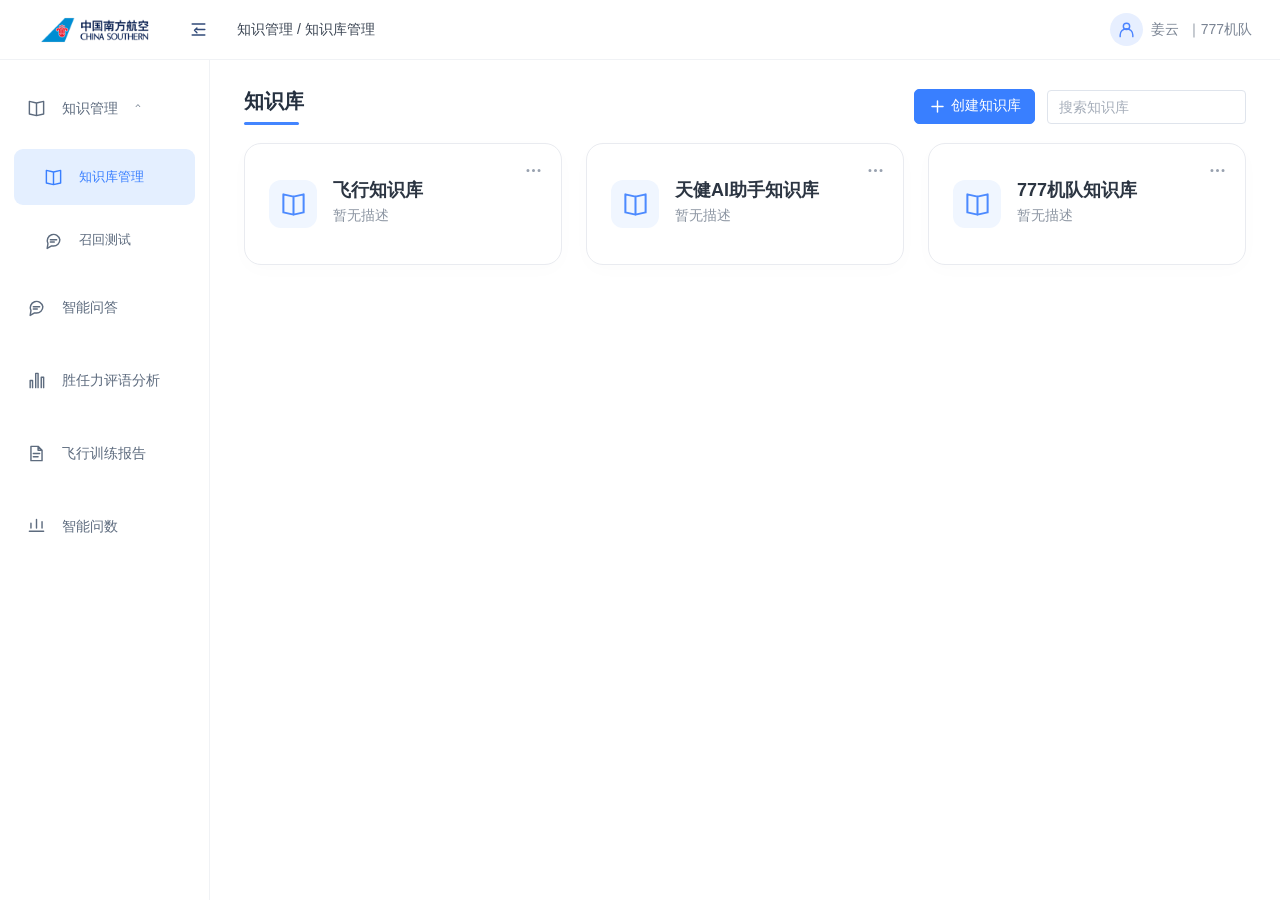
<file: kb-prototype.html>
<!doctype html><html lang="zh-CN"><meta charset="utf-8"><meta name="viewport" content="width=device-width,initial-scale=1"><title>知识小管家</title><style>
*{box-sizing:border-box}body{margin:0;background:white;color:#3c4654;font:14px "PingFang SC","Microsoft YaHei",sans-serif}button,input,select,textarea{font:inherit}button{cursor:pointer;border:1px solid #e6eaf1;border-radius:5px;background:white;color:inherit;padding:7px 13px}button:hover{background:#f0f5ff}button:focus-visible,input:focus-visible,textarea:focus-visible,select:focus-visible{outline:2px solid #397fff;outline-offset:2px}header{height:60px;border-bottom:1px solid #f0f2f5;display:flex;align-items:center;gap:25px;padding:0 28px}header img{width:132px;height:42px;object-fit:contain}.icon{width:19px;height:19px;vertical-align:middle;flex-shrink:0}.menu{border:0;padding:4px;color:#314a78}.account{margin-left:auto;display:flex;align-items:center;gap:8px;color:#7a8493}.avatar{border-radius:50%;background:#e7efff;padding:7px;color:#4c84ff}.layout{display:flex;height:calc(100vh - 60px)}nav{width:210px;flex-shrink:0;border-right:1px solid #f0f2f5;padding:8px 14px}nav button{display:flex;align-items:center;gap:16px;border:0;width:100%;height:48px;margin-bottom:3px;text-align:left;color:#5d6b7e}nav button.active{background:#e4efff;color:#397fff;border-radius:9px}main{flex:1;overflow:auto;padding:28px 34px;min-width:0}.heading{display:flex;align-items:center;justify-content:space-between;gap:15px;margin-bottom:18px}h1{font-size:20px;color:#25303f;margin:0;position:relative}h1:after{content:"";display:block;width:55px;height:3px;background:#4385ff;margin-top:7px;border-radius:3px}.toolbar,.actions{display:flex;gap:12px;align-items:center}.primary{background:#397fff;border-color:#397fff;color:white}.primary:hover{background:#2c70ed}input,select{border:1px solid #dfe4ec;border-radius:4px;padding:8px 11px;background:white;color:#5c697c;min-width:0}input::placeholder{color:#a5adb9}.cards{display:grid;grid-template-columns:repeat(3,1fr);gap:24px}.card{display:flex;align-items:center;gap:16px;position:relative;border:1px solid #e9ebf0;border-radius:17px;min-height:122px;padding:24px;box-shadow:0 5px 20px #22314c04;text-align:left}.book{display:grid;place-items:center;width:48px;height:48px;background:#f0f6ff;color:#4c8aff;border-radius:12px}.book .icon{width:27px;height:27px}.card strong{font-size:18px;display:block;color:#2c3542}.card p{margin:5px 0;color:#8c95a2}.more{position:absolute;right:18px;top:17px;color:#98a1af}.back{border:0;color:#7c8ba3;padding:0;margin-bottom:15px}.filter{display:flex;gap:12px;align-items:center;margin-bottom:12px;flex-wrap:wrap}.filter input{width:225px}.filter select{width:145px}.table-wrap{border:1px solid #f0f2f6;border-radius:12px;overflow:hidden;min-height:550px;display:flex;flex-direction:column}table{border-collapse:collapse;width:100%;font-size:14px}th{background:#f8f9fb;text-align:left;font-weight:600;color:#6b7788}td,th{padding:16px 14px;border-bottom:1px solid #edf0f6}td:first-child,th:first-child{width:46px;text-align:center}input[type=checkbox]{accent-color:#397fff;width:14px;height:14px}.filename{display:flex;align-items:center;gap:12px}.doc{font-size:10px;font-weight:700;color:#4f8aff;border:1px solid #dfeaff;background:#eff5ff;padding:9px 5px;border-radius:4px}.state{white-space:nowrap;color:#18b487}.state:before{content:"";display:inline-block;width:6px;height:6px;border-radius:50%;background:currentColor;margin-right:6px}.state.busy{color:#f59b12}.link{border:0;color:#4a88ff;padding:0 6px}.danger{color:#fa7a85}.pagination{margin-top:auto;display:flex;align-items:center;justify-content:flex-end;gap:9px;padding:16px;color:#8994a3}.pagination button{border:0;background:#f3f4f7;padding:6px 11px}.pagination .active{background:#397fff;color:white}.pagination select{padding:5px}.empty{padding:50px;text-align:center;color:#98a2b3}dialog{border:0;padding:0;border-radius:17px;box-shadow:0 12px 55px #24365033;color:#3c4654}dialog::backdrop{background:#0007}.detail{width:90vw;height:88vh;max-width:1500px;max-height:none}.modal-head{height:76px;display:flex;align-items:center;padding:20px 25px;gap:12px;border-bottom:1px solid #eef0f5}.modal-head strong{font-size:18px}.tag{color:#508cff;border:1px solid #8db1ff;border-radius:4px;font-size:13px;padding:2px 7px;max-width:70%;overflow:hidden;text-overflow:ellipsis;white-space:nowrap}.close{margin-left:auto;border:0;padding:4px;display:flex}.detail-grid{display:grid;grid-template-columns:1fr 1.05fr;height:calc(100% - 76px)}.preview-pane,.chunks-pane{min-width:0;display:flex;flex-direction:column;overflow:hidden}.preview-pane{border-right:1px solid #eef0f4}.pane-title{padding:15px 20px;border-bottom:1px solid #eef0f4;font-size:15px;font-weight:600;display:flex;justify-content:space-between;gap:9px}.metadata{padding:13px 20px;font-size:12px;color:#929cab;line-height:2}.metadata b{color:#526073;margin-right:12px}.ok{color:#18a146;background:#edf9ef;border:1px solid #a4d8aa;border-radius:4px;padding:3px 7px;float:right}.paper-wrap{overflow:auto;background:#8b8b8b;flex:1;padding:0 30px 25px;position:relative}.zoom{position:sticky;top:10px;display:flex;justify-content:flex-end;z-index:1}.zoom-bar{display:flex;align-items:center;gap:12px;border-radius:20px;background:white;box-shadow:0 2px 9px #0001;padding:3px 8px}.zoom button{border:0;padding:3px;color:#8792a0}.paper{transform-origin:top center;background:white;min-height:800px;padding:40px 35px;font-family:SimSun,serif;font-size:13px;line-height:1.9;color:#252525}.paper h3{text-align:center;font-size:17px;margin:0 0 32px}.paper table{font-size:12px;margin-bottom:25px}.paper td{border:1px solid #888;padding:5px}.paper h4{font-size:14px;margin-bottom:5px}.paper p{margin:6px 0}.chunk-search{margin:10px 20px}.chunk-search input{width:100%;padding:5px 9px}.chunk-scroll{overflow:auto;flex:1;background:#f9fafc;padding:0 20px 15px}.chunk{background:white;border:1px solid #eff1f5;border-radius:11px;margin-bottom:12px;padding:15px;line-height:1.9;font-size:13px}.chunk header{padding:0;height:auto;gap:10px;border:0;font-size:11px;color:#a2aab8;margin-bottom:10px}.chunk header strong{background:#eff5ff;color:#4a87ff;border-radius:4px;padding:0 8px}.chunk p{margin:4px 0}.chunk table{font-size:13px}.chunk td{border:1px solid #e7eaf0;padding:7px}.count{color:#4385ff;background:#f0f6ff;border-radius:15px;font-size:12px;padding:2px 10px}.chunk-footer{padding:12px 20px;border-top:1px solid #eef0f5;display:flex;justify-content:flex-end;align-items:center;gap:12px;color:#8994a3;font-size:12px}.chunk-footer button{border:0;padding:3px 7px}.chunk-footer .active{color:#397fff}.small-dialog{width:420px;padding:24px}.small-dialog h2{font-size:19px;margin-top:0}.small-dialog label{display:block;margin:14px 0}.small-dialog input,.small-dialog textarea{display:block;width:100%;margin-top:7px;border:1px solid #dfe4ec;border-radius:5px;padding:9px}.small-dialog .actions{justify-content:flex-end}.hint{font-size:11px;color:#a0a8b5;margin-top:10px}.nav-hidden nav{display:none}@media(max-width:950px){nav{width:170px}main{padding:22px}.cards{gap:12px}.card{padding:16px;gap:10px}.card strong{font-size:15px}td,th{padding:12px 9px}.detail{width:96vw}.paper{padding:30px 20px}}@media(max-width:700px){nav{width:58px;padding:6px}nav button{padding:10px}nav .label{display:none}.cards{grid-template-columns:1fr}.heading{flex-wrap:wrap}.detail-grid{grid-template-columns:1fr}.preview-pane{display:none}.table-wrap{overflow:auto}.account{font-size:11px}}

/* Keep document preview inset from the slice dialog edge. */
.detail .detail-grid{padding:0 20px 18px;gap:0}
.detail .preview-pane{padding-right:16px;min-height:0}
.detail .preview-pane .pane-title,.detail .preview-pane .metadata{padding-left:20px;padding-right:20px}
.detail .paper-wrap{margin-left:0;border-radius:9px 0 0 9px;min-height:0}
@media(max-width:950px){.detail .detail-grid{padding:0 16px 16px}.detail .preview-pane{padding-right:12px}}
.kb-data-summary{display:grid;grid-template-columns:repeat(4,minmax(0,1fr));gap:18px;margin:0 0 24px}.kb-data-card{border:1px solid #e6ecf5;border-radius:12px;padding:18px 23px;background:#f9fbff}.kb-data-card>span{font-size:13px;color:#7c899b}.kb-data-card>div{display:flex;align-items:baseline;gap:8px;margin-top:9px}.kb-data-card strong{font-size:30px;line-height:1.25;color:#347ff0;font-weight:600;font-variant-numeric:tabular-nums}.kb-data-card small{font-size:12px;color:#98a2b1}@media(max-width:950px){.kb-data-summary{gap:10px}.kb-data-card{padding:14px 16px}}@media(max-width:700px){.kb-data-summary{grid-template-columns:repeat(2,minmax(0,1fr))}}.kb-scale-label{display:flex;align-items:center;gap:8px;font-size:12px;color:#77869a;margin:0 0 9px}.kb-scale-label>span{font-size:10px;color:#9ba8b9;border:1px solid #e5ebf4;border-radius:4px;padding:1px 5px}.kb-data-summary{gap:12px;margin-bottom:18px}.kb-data-card{display:flex;align-items:center;gap:12px;padding:12px 16px;border:1px solid #e8eef7;border-radius:9px;background:linear-gradient(115deg,#f7faff,#fff);min-height:75px}.kb-stat-icon{display:flex;align-items:center;justify-content:center;width:35px;height:35px;border-radius:9px;background:#eaf2ff;color:#4c88ed;flex-shrink:0}.kb-stat-icon .icon{width:18px;height:18px}.kb-stat-body>span{font-size:11px;color:#8592a5}.kb-stat-body>div{display:flex;align-items:baseline;gap:6px;margin-top:3px}.kb-data-card strong{font-size:25px;line-height:1.15;color:#2d527e;font-weight:600;letter-spacing:-.5px}.kb-data-card small{font-size:11px;color:#9aa6b8}.kb-data-card:nth-child(2) .kb-stat-icon{color:#17a67b;background:#eaf8f2}.kb-data-card:nth-child(3) .kb-stat-icon{color:#e8a143;background:#fff6e9}.kb-data-card:nth-child(4) .kb-stat-icon{color:#7f79cf;background:#f1effc}@media(max-width:950px){.kb-data-card{padding:10px 12px;gap:9px}.kb-data-card strong{font-size:22px}}.kb-stat-body{display:flex;flex-direction:column;align-items:flex-start;gap:5px;min-width:0}.kb-stat-body>span{display:block;width:100%;line-height:1.3}.kb-stat-body>div{display:flex;align-items:baseline;gap:6px;margin:0;line-height:1.2}.kb-data-card{padding-top:13px;padding-bottom:13px}.pagination{flex-wrap:wrap;gap:7px;font-size:12px}.pagination button:disabled{opacity:.4;cursor:default}.pagination .page-next-icon{display:inline-flex;transform:rotate(180deg)}.pagination .icon{width:14px;height:14px}.page-ellipsis{padding:0 3px;color:#a6afbd}.page-jump{display:flex;align-items:center;gap:6px;margin-left:6px;white-space:nowrap}.page-jump input{width:52px;padding:5px;text-align:center}.pagination select{font-size:12px}.kb-data-card strong{font-size:25px;font-weight:600;line-height:1.15;letter-spacing:-.5px;color:#2d527e}.kb-stat-body>span{font-size:12px;color:#728198}.kb-data-card small{font-size:12px}.kb-data-card{padding:12px 16px}.kb-stat-body{gap:5px}@media(max-width:950px){.kb-data-card strong{font-size:22px}}.kb-data-summary{position:relative;border-radius:12px}.stats-magnifier{position:fixed;overflow:hidden;pointer-events:none;z-index:1000;background:white;border:1px solid #b7d3f5;border-radius:16px;box-shadow:0 12px 35px #245b8c29,0 0 0 5px #eaf3ffb3;padding:8px;opacity:0;transform:translateY(7px);transition:opacity .45s ease,transform .6s cubic-bezier(.22,1,.36,1)}.stats-magnifier .kb-data-summary{position:absolute;left:8px;top:8px;margin:0!important;transform-origin:0 0;gap:12px;pointer-events:none}.stats-magnifier .kb-data-card{background:linear-gradient(115deg,#f3f8ff,#fff);border-color:#d8e7fb}.stats-magnifier.is-visible{opacity:1;transform:translateY(0)}.stats-magnifier.is-leaving{opacity:0;transform:translateY(4px)}@media(prefers-reduced-motion:reduce){.stats-magnifier{transition:none}}
</style><link rel="stylesheet" href="platform-navigation.css?v=20261028-roomy2"><header><img src="logo.png" alt="中国南方航空"><button class="menu" aria-label="收起导航"></button><span>知识管理</span><span class="account"><span class="avatar"></span>姜云 <span>｜777机队</span></span></header><div class="layout"><nav></nav><main></main></div><dialog class="detail" aria-label="切片查看"></dialog><dialog class="small-dialog" aria-label="操作窗口"></dialog><script>
const $=s=>document.querySelector(s);const paths={book:'<path d="M12 5 3 3v16l9 2 9-2V3l-9 2Zm0 0v16"/>',chat:'<path d="M20 11a8 8 0 0 1-8 8H9l-5 3 1-6a8 8 0 1 1 15-5Z"/><path d="M8 11h8M8 14h5"/>',data:'<path d="M3 18h18M5 14V8m7 6V3m7 11V6"/>',file:'<path d="M14 3H5v18h14V8l-5-5ZM14 3v5h5M8 12h8M8 16h6"/>',chart:'<path d="M4 21V12h3v9m4 0V3h3v18m4 0V8h3v13"/>',menu:'<path d="M4 5h16M10 12h10M4 19h16m-10-9-3 3 3 3"/>',user:'<circle cx="12" cy="8" r="4"/><path d="M4 21v-2a8 8 0 0 1 16 0v2"/>',plus:'<path d="M12 5v14M5 12h14"/>',x:'<path d="m6 6 12 12M18 6 6 18"/>',more:'<circle cx="5" cy="12" r="1"/><circle cx="12" cy="12" r="1"/><circle cx="19" cy="12" r="1"/>',left:'<path d="m14 6-6 6 6 6"/>',minus:'<path d="M5 12h14"/>'};function icon(k){return '<svg class="icon" viewBox="0 0 24 24" fill="none" stroke="currentColor" stroke-width="1.8" stroke-linecap="round" stroke-linejoin="round" aria-hidden="true">'+paths[k]+'</svg>'}function escapeHtml(v){return String(v).replace(/[&<>"']/g,c=>({'&':'&amp;','<':'&lt;','>':'&gt;','"':'&quot;',"'":'&#39;'}[c]))}
$('.menu').innerHTML=icon('menu');$('.avatar').innerHTML=icon('user');$('.menu').onclick=()=>document.body.classList.toggle('nav-hidden');const modules=[['知识管理','book'],['智能问答','chat'],['胜任力评语分析','chart'],['飞行训练报告','file'],['智能问数','data']];$('nav').innerHTML=modules.map(([name,k])=>`<button data-module="${name}" class="${name==='知识管理'?'active':''}">${icon(k)}<span class="label">${name}</span></button>`).join('');document.querySelectorAll('[data-module]').forEach(b=>b.onclick=()=>{if(b.dataset.module==='知识管理')showLibraries();else parent.postMessage({type:'qa-navigate',module:b.dataset.module},'*')});
let libraries=['飞行知识库','天健AI助手知识库','777机队知识库'],activeLibrary='777机队知识库',page=1,pageSize=10,chunkPage=1,currentDoc=null,zoom=100;const baseNames=['FOTB-737777787 对复飞和终止进近程序进行的更改.pdf','FOTB-777-25-01 使用安装了2005磁差表的FMC进行磁航道和距离检查.pdf','FOTB-777787 接近失速或失速改出机动（B777、787机型）.pdf','FOTB-737777787 驾驶舱锂电池起火.pdf','B777_QRH_中文版.pdf','B777_31B_AFM_中英对照版.pdf'];const demoTopics=['标准操作程序','飞行机组训练手册','正常检查单','非正常程序训练','航线运行案例','复训课程大纲','机组协同与沟通','自动飞行系统','性能与载重平衡','高原机场运行','天气与运行决策','胜任力训练指导','飞行技术通告','训练讲评案例','系统知识教材','应急处置训练'];
let completedIndex=0;
let files=Array.from({length:126},(_,i)=>{
 const status=i===4?'解析中':i===5?'嵌入处理中':'完成';
 const sliceCount=status==='完成'?(completedIndex++<35?69:68):0;
 return {id:i,name:i<6?baseNames[i]:'B777 '+demoTopics[(i-6)%demoTopics.length]+'（演示资料 '+String(i+1).padStart(4,'0')+'）.pdf',size:i<6?['970.00 KB','951.75 KB','1.10 MB','777.62 KB','14.89 MB','15.65 MB'][i]:((i*37%2400+100)/100).toFixed(2)+' MB',status,sliceCount,date:'2026-10-'+String(1+i%16).padStart(2,'0')+' 14:51:40'};
});let filters={name:'',status:'',date:''};
function showLibraries(){emphasizeStats(false);const main=$('main');main.innerHTML='<div class="heading"><h1>知识库</h1><div class="toolbar"><button class="primary" id="create">'+icon('plus')+' 创建知识库</button><input id="library-search" aria-label="搜索知识库" placeholder="搜索知识库"></div></div><div class="cards"></div>';function cards(q=''){$('.cards').innerHTML=libraries.filter(x=>x.includes(q)).map(name=>`<button class="card" data-library="${escapeHtml(name)}"><span class="book">${icon('book')}</span><span><strong>${escapeHtml(name)}</strong><p>暂无描述</p></span><span class="more">${icon('more')}</span></button>`).join('')||'<div class="empty">没有匹配的知识库</div>';document.querySelectorAll('[data-library]').forEach(b=>b.onclick=()=>{activeLibrary=b.dataset.library;showFiles()})}cards();$('#library-search').oninput=e=>cards(e.target.value);$('#create').onclick=createLibrary;}
function createLibrary(){const d=$('.small-dialog');d.innerHTML='<form><h2>创建知识库</h2><label>知识库名称<input name="name" required maxlength="40" placeholder="输入知识库名称"></label><div class="actions"><button type="button" class="cancel">取消</button><button class="primary">创建</button></div></form>';d.querySelector('.cancel').onclick=()=>d.close();d.querySelector('form').onsubmit=e=>{e.preventDefault();const name=d.querySelector('input').value.trim();if(!name)return;if(libraries.includes(name)){d.querySelector('input').setCustomValidity('名称已存在');d.querySelector('input').reportValidity();return}libraries.push(name);d.close();showLibraries()};d.showModal();}
function filteredFiles(){return (activeLibrary==='777机队知识库'||activeLibrary==='飞行知识库'||activeLibrary==='天健AI助手知识库'?files:[]).filter(f=>f.name.includes(filters.name)&&(!filters.status||f.status===filters.status)&&(!filters.date||f.date.startsWith(filters.date)))}
function showFiles(){emphasizeStats(false);page=1;filters={name:'',status:'',date:''};$('main').innerHTML=`<button class="back">${icon('left')} 知识库 / ${escapeHtml(activeLibrary)}</button><div class="kb-data-summary" aria-label="当前知识库演示规模概览"></div><form class="filter"><input name="name" placeholder="搜索文件名" aria-label="搜索文件名"><select name="status" aria-label="解析状态"><option value="">解析状态</option><option>完成</option><option>解析中</option><option>嵌入处理中</option></select><input type="date" name="date" aria-label="创建日期"><button class="primary">查询</button><button type="reset">重置</button></form><div class="table-wrap"><table><thead><tr><th><input type="checkbox" aria-label="全选"></th><th style="width:48%">名称</th><th>文件大小</th><th>解析状态</th><th>创建时间</th><th>操作</th></tr></thead><tbody></tbody></table><div class="pagination"></div></div>`;$('.back').onclick=showLibraries;$('.filter').onsubmit=e=>{e.preventDefault();const form=e.target;filters={name:form.elements.name.value.trim(),status:form.elements.status.value,date:form.elements.date.value};page=1;renderRows()};$('.filter').onreset=()=>{filters={name:'',status:'',date:''};page=1;renderRows()};$('thead input').onchange=e=>document.querySelectorAll('tbody input').forEach(x=>x.checked=e.target.checked);renderRows();}
function renderRows(){const libraryFiles=['777机队知识库','飞行知识库','天健AI助手知识库'].includes(activeLibrary)?files:[];$('.kb-data-summary').innerHTML=[['知识文档',libraryFiles.length.toLocaleString(),'份'],['解析完成',libraryFiles.filter(f=>f.status==='完成').length.toLocaleString(),'份'],['处理中',libraryFiles.filter(f=>f.status!=='完成').length.toLocaleString(),'份'],['知识切片',libraryFiles.reduce((sum,f)=>sum+f.sliceCount,0).toLocaleString(),'条']].map(([label,value,unit])=>'<article class="kb-data-card"><span class="kb-stat-icon">'+icon(label==='知识切片'?'book':'file')+'</span><div class="kb-stat-body"><span>'+label+'</span><div><strong>'+value+'</strong><small>'+unit+'</small></div></div></article>').join('');const data=filteredFiles(),size=pageSize,total=Math.max(1,Math.ceil(data.length/size));page=Math.min(page,total);$('tbody').innerHTML=data.slice((page-1)*size,page*size).map(f=>`<tr><td><input type="checkbox" aria-label="选择${escapeHtml(f.name)}"></td><td><span class="filename"><span class="doc">DOC</span>${escapeHtml(f.name)}</span></td><td style="white-space:nowrap">${f.size}</td><td><span class="state ${f.status==='完成'?'':'busy'}">${f.status}</span></td><td style="white-space:nowrap">${f.date}</td><td style="white-space:nowrap"><button class="link" data-detail="${f.id}">详情</button><button class="link danger" data-delete="${f.id}">删除</button></td></tr>`).join('')||'<tr><td colspan="6" class="empty">没有匹配的文件</td></tr>';const pageNumbers=[...new Set([1,total,...Array.from({length:5},(_,i)=>page+i-2).filter(n=>n>=1&&n<=total)])].sort((a,b)=>a-b);let previousPage=0;const pageButtons=pageNumbers.map(n=>{const gap=previousPage&&n-previousPage>1?'<span class="page-ellipsis">…</span>':'';previousPage=n;return gap+`<button type="button" data-doc-page="${n}" class="${page===n?'active':''}" ${page===n?'aria-current="page"':''}>${n}</button>`}).join('');
$('.pagination').innerHTML=`<span>共 ${data.length.toLocaleString()} 条</span><select aria-label="每页条数" id="doc-page-size">${[10,20,50].map(n=>`<option value="${n}" ${n===pageSize?'selected':''}>${n}条/页</option>`).join('')}</select><button type="button" data-doc-page="${page-1}" aria-label="上一页" ${page===1?'disabled':''}>${icon('left')}</button>${pageButtons}<button type="button" data-doc-page="${page+1}" aria-label="下一页" ${page===total?'disabled':''}><span class="page-next-icon">${icon('left')}</span></button><label class="page-jump">前往 <input type="number" min="1" max="${total}" value="${page}" aria-label="跳转页码"> 页</label><button type="button" id="doc-page-go">确定</button>`;
function goPage(value){const n=Math.trunc(Number(value));if(!Number.isFinite(n))return;page=Math.max(1,Math.min(total,n));renderRows();$('thead input').checked=false;}
document.querySelectorAll('[data-doc-page]').forEach(b=>b.onclick=()=>goPage(b.dataset.docPage));$('#doc-page-size').onchange=e=>{pageSize=Number(e.target.value);page=1;renderRows()};$('#doc-page-go').onclick=()=>goPage($('.page-jump input').value);$('.page-jump input').onkeydown=e=>{if(e.key==='Enter'){e.preventDefault();goPage(e.target.value)}};
document.querySelectorAll('[data-detail]').forEach(b=>b.onclick=()=>openDetail(Number(b.dataset.detail)));document.querySelectorAll('[data-delete]').forEach(b=>b.onclick=()=>{files=files.filter(f=>f.id!==Number(b.dataset.delete));renderRows()})}
const background='锂电池通常用于为便携式电子设备（PED）供电，如笔记本电脑、摄像机、平板电脑、阅读器、移动电话、传真机、电子香烟和平衡车。它们还被用于为飞机设备供电，如便携式紧急定位发射机（ELT）、充气式安全带，以及作为应急照明的备份。';const tableHtml='<table><tr><td>主题</td><td>驾驶舱锂电池起火</td></tr><tr><td>适用机型</td><td>所有 737、777、787 飞机</td></tr><tr><td>日期</td><td>2016 年 8 月 24 日</td></tr><tr><td>理由</td><td>提供关于驾驶舱锂电池起火的信息和解决方法</td></tr></table>';const chunkTexts=['文件标题：驾驶舱锂电池起火 文件编号：ST-M BD-FOTB-737/777/787-2 适用机型：B737 B777 B787。本系列资料为机组提供公司和机型手册之外的有益补充。机组在使用本系列资料时应注意，如内容与最新来源资料或公司和机型手册内容不一致，应以后者为准。',background,'锂电池分为两种类型：锂金属（不可充电，即一次性的）和锂离子（可充电）。这两种类型都有过热的可能。'];
function openDetail(id=3){currentDoc=files.find(f=>f.id===id)||files[0];if(!currentDoc)return;chunkPage=1;zoom=100;const battery=currentDoc.id===3;const d=$('.detail');d.innerHTML=`<div class="modal-head"><strong>切片查看</strong><span class="tag">${escapeHtml(currentDoc.name)}</span><button class="close" aria-label="关闭切片详情">${icon('x')}</button></div><div class="detail-grid"><section class="preview-pane"><div class="pane-title">原文预览　${escapeHtml(currentDoc.name)}</div><div class="metadata">${icon('file')} 大小 <b>${currentDoc.size}</b> 版本 <b>v1</b> 创建时间 <b>${currentDoc.date}</b> 创建人 <b>姜云</b><br><span class="ok">${currentDoc.status==='完成'?'解析完成':currentDoc.status}</span></div><div class="paper-wrap"><div class="zoom"><div class="zoom-bar"><button data-zoom="-10" aria-label="缩小">${icon('minus')}</button><b id="zoom-value">100%</b><button data-zoom="10" aria-label="放大">${icon('plus')}</button></div></div><div class="paper"><h3>波音商用飞机飞行操作技术通告</h3>${battery?tableHtml:'<h4>'+escapeHtml(currentDoc.name)+'</h4>'}<h4>${battery?'背景信息':'资料预览'}</h4><p>${battery?background:'当前原型未接入该文件原文。选择“驾驶舱锂电池起火”可查看参考截图对应的切片示例。'}</p>${battery?'<p>'+chunkTexts[2]+'</p><p>本页为原文版式演示，实际内容请核对有效资料。</p>':''}</div></div></section><section class="chunks-pane"><div class="pane-title">切片列表 <span class="count">${battery?'3':'0'} 个切片</span></div><div class="chunk-search"><input aria-label="搜索切片内容" placeholder="搜索切片内容"></div><div class="chunk-scroll"></div><div class="chunk-footer"></div></section></div>`;d.querySelector('.close').onclick=()=>d.close();d.querySelectorAll('[data-zoom]').forEach(b=>b.onclick=()=>{zoom=Math.max(70,Math.min(150,zoom+Number(b.dataset.zoom)));$('#zoom-value').textContent=zoom+'%';$('.paper').style.zoom=zoom/100});$('.chunk-search input').oninput=()=>{chunkPage=1;renderChunks()};renderChunks();if(!d.open)d.showModal();}
function renderChunks(){const q=$('.chunk-search input').value;let chunks=currentDoc.id===3?Array.from({length:3},(_,i)=>({index:i+1,text:chunkTexts[i%3]})).filter(c=>c.text.includes(q)):[];const total=Math.max(1,Math.ceil(chunks.length/10));chunkPage=Math.min(chunkPage,total);$('.chunk-scroll').innerHTML=chunks.slice((chunkPage-1)*10,chunkPage*10).map(c=>`<article class="chunk"><header><strong>切片 ${c.index}</strong><span>${c.text.length} 字符　召回 0 次</span><button class="link" style="margin-left:auto" data-edit="${c.index}">修改</button></header><p>${escapeHtml(c.text)}</p>${c.index===1?tableHtml:''}</article>`).join('')||'<div class="empty">暂无匹配切片</div>';$('.chunk-footer').innerHTML=`共 ${chunks.length} 条 <span>10条/页</span>${Array.from({length:total},(_,i)=>`<button class="${chunkPage===i+1?'active':''}" data-page="${i+1}">${i+1}</button>`).join('')}`;document.querySelectorAll('[data-page]').forEach(b=>b.onclick=()=>{chunkPage=Number(b.dataset.page);renderChunks();$('.chunk-scroll').scrollTop=0});document.querySelectorAll('[data-edit]').forEach(b=>b.onclick=()=>editChunk(b.closest('.chunk')))}
function editChunk(card){const chunkIndex=Number(card.querySelector("[data-edit]").dataset.edit)-1;const text=card.querySelector('p');const d=$('.small-dialog');d.innerHTML='<form><h2>修改切片</h2><label>切片内容<textarea rows="8" required></textarea></label><div class="actions"><button type="button" class="cancel">取消</button><button class="primary">保存</button></div></form>';d.querySelector('textarea').value=text.textContent;d.querySelector('.cancel').onclick=()=>d.close();d.querySelector('form').onsubmit=e=>{e.preventDefault();text.textContent=d.querySelector('textarea').value;chunkTexts[chunkIndex]=text.textContent;d.close()};d.showModal()}
let statsLens=null,statsLensFrame=0;
function emphasizeStats(active){
 const source=$('.kb-data-summary');
 if(!active||!source){if(statsLens){const old=statsLens;statsLens=null;cancelAnimationFrame(statsLensFrame);old.classList.remove('is-visible');old.classList.add('is-leaving');setTimeout(()=>old.remove(),500);}return;}
 if(statsLens)return;
 const rect=source.getBoundingClientRect();
 const lens=document.createElement('div');lens.className='stats-magnifier';lens.setAttribute('aria-hidden','true');
 const copy=source.cloneNode(true);copy.removeAttribute('aria-label');lens.append(copy);
 const scale=Math.min(1.2,(innerWidth-56)/rect.width),width=rect.width*scale+16,height=rect.height*scale+16;
 lens.style.width=width+'px';lens.style.height=height+'px';
 lens.style.left=Math.max(12,Math.min(innerWidth-width-12,rect.left+rect.width/2-width/2))+'px';
 lens.style.top=Math.max(12,rect.top+(rect.height-height)/2)+'px';
 copy.style.width=rect.width+'px';copy.style.transform='scale('+scale+')';
 document.body.append(lens);statsLens=lens;
 statsLensFrame=requestAnimationFrame(()=>{if(statsLens===lens)lens.classList.add('is-visible');});
}
// Knowledge management frontend workflow, based on the supplied recording.
const libraryInfo={};
const originalShowLibraries=showLibraries,originalShowFiles=showFiles,originalOpenDetail=openDetail;
files.forEach(f=>f.library='777机队知识库');
function libraryDocuments(){return files.filter(f=>f.library===activeLibrary);}
filteredFiles=function(){return libraryDocuments().filter(f=>f.name.includes(filters.name)&&(!filters.status||f.status===filters.status)&&(!filters.date||f.date.startsWith(filters.date)));};
const originalRenderRows=renderRows;
renderRows=function(){originalRenderRows();const docs=libraryDocuments();const values=[docs.length,docs.filter(f=>f.status==='完成').length,docs.filter(f=>f.status!=='完成').length,docs.reduce((n,f)=>n+f.sliceCount,0)];document.querySelectorAll('.kb-data-card strong').forEach((el,i)=>el.textContent=values[i].toLocaleString());document.querySelectorAll('[data-delete]').forEach(b=>b.onclick=()=>{const f=files.find(x=>x.id===+b.dataset.delete);if(confirm('确认删除“'+f.name+'”？删除后将移除其知识切片。')){files=files.filter(x=>x!==f);renderRows();}});};
showLibraries=function(){originalShowLibraries();document.querySelector('body>header>span').textContent='知识管理 / 知识库管理';document.querySelectorAll('[data-library]').forEach(card=>{const info=libraryInfo[card.dataset.library];if(info)card.querySelector('p').textContent=info.description||info.visibility+' · '+info.department;});};
createLibrary=function(){const d=$('.small-dialog');d.classList.add('workflow-dialog');d.innerHTML=`<form><h2>创建知识库</h2><label>知识库名称 <span class="required">*</span><input name="name" required maxlength="40" placeholder="请输入知识库名称"></label><fieldset><legend>可见状态</legend><label><input type="radio" name="visibility" value="公开" checked> 公开（所有部门可见）</label><label><input type="radio" name="visibility" value="自定义"> 自定义（部分部门可见）</label><label><input type="radio" name="visibility" value="仅本部门"> 仅本部门可见</label></fieldset><label class="visible-departments" hidden>可见部门<select name="visibleDepartments" multiple><option>777机队</option><option>737机队</option><option>飞行训练部</option></select></label><label>管理部门<select name="department"><option value="">全部部门管理</option><option>777机队</option><option>737机队</option><option>飞行训练部</option></select></label><label>描述<textarea name="description" rows="3" placeholder="请输入描述"></textarea></label><div class="actions"><button type="button" class="cancel">取消</button><button class="primary">确定</button></div></form>`;d.querySelectorAll('[name=visibility]').forEach(el=>el.onchange=()=>d.querySelector('.visible-departments').hidden=d.querySelector('[name=visibility]:checked').value!=='自定义');const input=d.querySelector('[name=name]');input.oninput=()=>input.setCustomValidity('');d.querySelector('.cancel').onclick=()=>d.close();d.querySelector('form').onsubmit=e=>{e.preventDefault();const name=input.value.trim();if(!name||libraries.includes(name)){input.setCustomValidity(!name?'请输入知识库名称':'知识库名称已存在');input.reportValidity();return;}const visibility=d.querySelector('[name=visibility]:checked').value;const departments=[...d.querySelector('[name=visibleDepartments]').selectedOptions].map(x=>x.value);if(visibility==='自定义'&&!departments.length){d.querySelector('[name=visibleDepartments]').setCustomValidity('请选择至少一个可见部门');d.querySelector('[name=visibleDepartments]').reportValidity();return;}libraryInfo[name]={visibility,departments,department:d.querySelector('[name=department]').value||'全部部门',description:d.querySelector('textarea').value};libraries.push(name);d.close();showLibraries();};d.querySelector('[name=visibleDepartments]').onchange=e=>e.target.setCustomValidity('');d.showModal();};
showFiles=function(){originalShowFiles();document.querySelector('body>header>span').textContent='知识管理 / 知识库管理 / '+activeLibrary;const bar=document.createElement('div');bar.className='file-actions';bar.innerHTML='<strong>'+escapeHtml(activeLibrary)+'</strong><span></span><button class="primary" id="upload-knowledge">'+icon('plus')+' 上传知识</button><button id="recall-test">召回测试</button>';$('.back').after(bar);$('#upload-knowledge').onclick=()=>openUpload();$('#recall-test').onclick=openRecall;};
let uploadSelection=[],splitRule={mode:'通用分段',separator:'\\n',length:600,overlap:100};
function openUpload(sample=false){uploadSelection=sample?[{name:'《RVSM运行手册》07版01次修订说明.pdf',size:82000,sample:true},{name:'RVSM运行手册07版01修订.pdf',size:1436549,sample:true}]:[];renderUpload(1);}
function renderUpload(step){const d=$('.small-dialog');d.classList.add('workflow-dialog','upload-dialog');d.innerHTML='<h2>上传知识文件</h2><div class="upload-steps"><span class="'+(step===1?'selected':'')+'">1 上传文件</span><i></i><span class="'+(step===2?'selected':'')+'">2 文件信息</span></div><form id="upload-form"></form>';const form=d.querySelector('form');if(step===1){form.innerHTML='<div class="drop-zone" tabindex="0" role="button" aria-label="选择上传文件">'+icon('file')+'<p>点击选择文件，或将文件拖到此处</p><small>支持 PDF、Word、HTML 等 13 类格式批量上传</small><p class="hint">PDF、DOC、DOCX、HTML、HTM、TXT、MD、CSV、XLS、XLSX、PPT、PPTX、JSON</p></div><input id="knowledge-files" type="file" multiple hidden accept=".pdf,.doc,.docx,.html,.htm,.txt,.md,.csv,.xls,.xlsx,.ppt,.pptx,.json"><div class="selected-files"></div><p role="alert" class="upload-error"></p><div class="actions"><button type="button" id="sample-files">使用录屏示例文件</button><button type="button" class="cancel">取消</button><button class="primary">下一步</button></div>';const input=form.querySelector('input');const zone=form.querySelector('.drop-zone');zone.onclick=()=>input.click();zone.onkeydown=e=>{if(e.key==='Enter'||e.key===' '){e.preventDefault();input.click();}};function select(list){const valid=/\.(pdf|docx?|html?|txt|md|csv|xlsx?|pptx?|json)$/i;const incoming=[...list];if(incoming.some(f=>!valid.test(f.name))){form.querySelector('.upload-error').textContent='包含不支持的文件格式，请重新选择。';return;}form.querySelector('.upload-error').textContent='';uploadSelection=incoming;drawSelected();}input.onchange=()=>select(input.files);zone.ondragover=e=>{e.preventDefault();zone.classList.add('dragging');};zone.ondragleave=()=>zone.classList.remove('dragging');zone.ondrop=e=>{e.preventDefault();zone.classList.remove('dragging');select(e.dataTransfer.files);};$('#sample-files').onclick=()=>openUpload(true);drawSelected();form.onsubmit=e=>{e.preventDefault();if(!uploadSelection.length){form.querySelector('.upload-error').textContent='请先选择需要上传的文件。';return;}renderUpload(2);};}else{form.innerHTML=`<h3>文件切分规则</h3><div class="rule-card"><label><input type="radio" name="mode" value="通用分段" ${splitRule.mode==='通用分段'?'checked':''}> 通用分段</label><p>通用文本分块模式，检索和召回的块是相同的</p><div class="rule-fields"><label>分段标识符<input name="separator" required value="${escapeHtml(splitRule.separator)}"></label><label>分段最大长度<input name="length" type="number" min="100" max="10000" value="${splitRule.length}" required></label><label>重叠大小<input name="overlap" type="number" min="0" value="${splitRule.overlap}" required></label></div></div><div class="rule-card"><label><input type="radio" name="mode" value="父子分段" ${splitRule.mode==='父子分段'?'checked':''}> 父子分段</label><p>子块用于检索，父块用作上下文</p></div><h3>文件列表</h3><div class="upload-file-list"></div><p class="upload-error" role="alert"></p><div class="actions"><button type="button" id="previous-upload">上一步</button><button type="button" class="cancel">取消</button><button class="primary">确定</button></div>`;$('.upload-file-list').innerHTML=uploadSelection.map((f,i)=>'<div class="upload-file-row"><span>'+escapeHtml(f.name)+'</span><input type="date" value="2099-12-31" aria-label="文件有效期"><input placeholder="请输入文件描述" aria-label="文件描述"><button type="button" data-remove-upload="'+i+'" class="link danger">删除</button></div>').join('');document.querySelectorAll('[data-remove-upload]').forEach(b=>b.onclick=()=>{uploadSelection.splice(+b.dataset.removeUpload,1);renderUpload(2);});$('#previous-upload').onclick=()=>{saveRule(form);renderUpload(1);};form.onsubmit=e=>{e.preventDefault();saveRule(form);if(splitRule.overlap>=splitRule.length){$('.upload-error').textContent='重叠大小必须小于分段最大长度。';return;}if(!uploadSelection.length){$('.upload-error').textContent='请至少保留一个文件。';return;}const metadata=[...document.querySelectorAll('.upload-file-row')].map(row=>({expiry:row.querySelector('input[type=date]').value,description:row.querySelector('input[placeholder]').value}));commitUpload(metadata);};}d.querySelector('.cancel').onclick=()=>{d.close();d.classList.remove('upload-dialog');};if(!d.open)d.showModal();}
function saveRule(form){splitRule={mode:form.querySelector('[name=mode]:checked').value,separator:form.elements.separator.value,length:+form.elements.length.value,overlap:+form.elements.overlap.value};}
function drawSelected(){const el=$('.selected-files');if(el)el.innerHTML=uploadSelection.map(f=>'<p>'+icon('file')+' '+escapeHtml(f.name)+' <small>'+Math.round(f.size/1024)+' KB</small></p>').join('');}
function commitUpload(metadata=[]){const library=activeLibrary;const added=uploadSelection.map((f,i)=>({id:Math.max(-1,...files.map(x=>x.id))+1+i,name:f.name,size:(f.size/1048576).toFixed(2)+' MB',status:'上传中',sliceCount:0,date:'2026-10-28 15:30:00',library,rule:{...splitRule},expiry:metadata[i]?.expiry,description:metadata[i]?.description,originalFile:f.sample?null:f,sample:!!f.sample,excerpts:[]}));files.unshift(...added);$('.small-dialog').close();$('.small-dialog').classList.remove('upload-dialog');showFiles();function refresh(){if($('.table-wrap')&&!$('.detail').open)renderRows();}setTimeout(()=>{added.forEach(f=>f.status='解析中');refresh();},1100);setTimeout(async()=>{for(const f of added){if(f.originalFile&&/\.(txt|md|csv|json|html?)$/i.test(f.name)){f.text=await f.originalFile.text();const len=f.rule.length,step=Math.max(1,len-f.rule.overlap);for(let i=0;i<f.text.length;i+=step)f.excerpts.push(f.text.slice(i,i+len));}else if(f.sample){f.text='《RVSM运行手册》07版01次修订说明\n本次修订内容及相关运行要求，请核对有效手册。';f.excerpts=[f.text];}f.sliceCount=f.excerpts.length;f.status='完成';}refresh();},3600);}
openDetail=function(id=900){const file=files.find(f=>f.id===id);if(!file)return;if(file.status!=='完成'){const d=$('.small-dialog');d.innerHTML='<h2>文档正在处理</h2><p>当前状态：'+escapeHtml(file.status)+'。解析完成后可查看原文和知识切片。</p><button onclick="this.closest(\'dialog\').close()">关闭</button>';d.showModal();return;}originalOpenDetail(id);if(file.excerpts){$('.paper').innerHTML='<h3>'+escapeHtml(file.name)+'</h3><p style="white-space:pre-wrap">'+escapeHtml(file.text||'此文件的原文解析需要接入文档服务，当前演示仅保留文件记录。')+'</p>';$('.chunks-pane .count').textContent=file.excerpts.length+' 个切片';$('.chunk-scroll').innerHTML=file.excerpts.map((text,i)=>'<article class="chunk" tabindex="0" data-match="'+i+'"><header><strong>切片 '+(i+1)+'</strong><span>'+text.length+' 字符</span></header><p>'+escapeHtml(text)+'</p></article>').join('')||'<div class="empty">当前文件尚未接入文档解析服务</div>';$('.chunk-footer').textContent='共 '+file.excerpts.length+' 条';$('.chunk-search input').oninput=e=>{document.querySelectorAll('.chunk').forEach(card=>card.hidden=!card.textContent.includes(e.target.value));};}if(file.id===900){$('.chunks-pane .pane-title').insertAdjacentHTML('beforeend','<small class="hint">录屏共575片 · 此处展示3片摘录</small>');}document.querySelectorAll('.chunk').forEach(card=>card.addEventListener('click',()=>{document.querySelectorAll('.chunk').forEach(x=>x.classList.remove('matched'));card.classList.add('matched');$('.paper').classList.add('matched');setTimeout(()=>$('.paper')?.classList.remove('matched'),1800);}));};
function openRecall(){const d=$('.small-dialog');d.classList.add('workflow-dialog');d.innerHTML='<h2>召回测试</h2><form><label>知识库<select name="library">'+libraries.map(x=>'<option '+(x===activeLibrary?'selected':'')+'>'+escapeHtml(x)+'</option>').join('')+'</select></label><label>检索模式<select><option>混合检索</option><option>语义检索</option></select></label><label>Top K<input name="topk" type="number" min="1" max="20" value="5"></label><label>测试问题<textarea required rows="3" placeholder="请输入要测试的问题"></textarea></label><div class="actions"><button type="button" class="cancel">关闭</button><button class="primary">开始测试</button></div><div class="recall-results" aria-live="polite"></div></form>';d.querySelector('.cancel').onclick=()=>d.close();d.querySelector('form').onsubmit=e=>{e.preventDefault();const q=d.querySelector('textarea').value.trim();const library=d.querySelector('[name=library]').value;const candidates=files.filter(f=>f.library===library&&f.status==='完成').flatMap(f=>(f.excerpts||(f.id===3?chunkTexts:[])).map(text=>({file:f,text})));const terms=q.split(/\s+/).filter(Boolean);const results=candidates.map(c=>({...c,score:terms.reduce((n,t)=>n+(c.text.includes(t)||c.file.name.includes(t)?1:0),0)})).filter(c=>c.score>0).slice(0,+d.querySelector('[name=topk]').value);d.querySelector('.recall-results').innerHTML=results.length?results.map(c=>'<article class="chunk"><b>'+escapeHtml(c.file.name)+'</b><p>'+escapeHtml(c.text)+'</p></article>').join(''):'<p class="empty">未找到匹配切片，请尝试文档中的关键词。</p>';};d.showModal();}
function setupKnowledgeNavigation(){const nav=$('nav');nav.innerHTML=modules.map(([name,k])=>name==='知识管理'?'<button id="knowledge-parent" aria-expanded="true">'+icon(k)+'<span class="label">知识管理</span><span>⌃</span></button><div id="knowledge-subnav"><button class="active" id="library-nav">'+icon('book')+'<span class="label">知识库管理</span></button><button id="recall-nav">'+icon('chat')+'<span class="label">召回测试</span></button></div>':'<button data-module="'+name+'">'+icon(k)+'<span class="label">'+name+'</span></button>').join('');$('#knowledge-parent').onclick=()=>{const open=$('#knowledge-parent').getAttribute('aria-expanded')==='true';$('#knowledge-parent').setAttribute('aria-expanded',!open);$('#knowledge-subnav').hidden=open;};$('#library-nav').onclick=showLibraries;$('#recall-nav').onclick=openRecall;nav.querySelectorAll('[data-module]').forEach(b=>b.onclick=()=>parent.postMessage({type:'qa-navigate',module:b.dataset.module},'*'));}
const trainingDocument={id:900,name:'B777系列机型飞行人员训练大纲.pdf',size:'4.29 MB',status:'完成',sliceCount:3,date:'2026-10-27 16:21:26',library:'777机队知识库',text:'本手册经中国民用航空中南地区管理局批准。\n手册版本号：11　修订号：02\n手册生效日期：2025年12月31日\n\n0.2 颁发说明\n中国南方航空股份有限公司《飞行人员训练大纲》\n编号：CSN-FLT-01',excerpts:['手册版本号：11；修订号：02；手册生效日期：2025年12月31日。','0.2 颁发说明：中国南方航空股份有限公司《飞行人员训练大纲》，编号：CSN-FLT-01。','《飞行人员训练大纲》是为使公司飞行机组成员能够得到充分的训练以满足安全运行的需要，根据民航规章、规范性文件和经局方批准的运行合格证、运行规范以及运行政策、程序、标准、指南为基础制定。本示例展示录屏中可读的内容摘录。']};files.unshift(trainingDocument);
function demoStage(stage){if(stage===0){document.querySelectorAll('dialog[open]').forEach(d=>d.close());showLibraries();}if(stage===1){createLibrary();$('.small-dialog [name=name]').value='777机队训练资料库';$('.small-dialog textarea').value='机组飞行手册、训练大纲与运行资料';}if(stage===2){if(!libraries.includes('777机队训练资料库'))libraries.push('777机队训练资料库');libraryInfo['777机队训练资料库']={visibility:'仅本部门',department:'777机队',description:'机组飞行手册、训练大纲与运行资料'};$('.small-dialog').close();activeLibrary='777机队训练资料库';showFiles();}if(stage===3)openUpload(true);if(stage===4)renderUpload(2);if(stage===5){splitRule={mode:'通用分段',separator:'\\n',length:600,overlap:100};commitUpload();}if(stage===6){const uploaded=files.find(f=>f.library===activeLibrary&&f.sample);if(uploaded){uploaded.status='完成';uploaded.text=uploaded.text||'《RVSM运行手册》07版01次修订说明\n本次修订内容及相关运行要求，请核对有效手册。';uploaded.excerpts=uploaded.excerpts.length?uploaded.excerpts:[uploaded.text];uploaded.sliceCount=uploaded.excerpts.length;renderRows();openDetail(uploaded.id);}}if(stage===7){const card=$('.chunk');card?.click();}}
const flowStyle=document.createElement('style');flowStyle.textContent='.workflow-dialog{width:min(660px,92vw);max-height:90vh;overflow:auto}.workflow-dialog select{width:100%;margin-top:7px}.workflow-dialog fieldset{border:0;padding:0}.workflow-dialog fieldset label{display:inline-flex;align-items:center;gap:5px;margin-right:14px;font-size:12px}.workflow-dialog input[type=radio]{display:inline;width:auto;margin:0}.required,.upload-error{color:#e35163}.file-actions{display:flex;gap:12px;align-items:center;margin:0 0 18px}.file-actions>span{flex:1}.upload-dialog{width:min(860px,94vw)}.upload-steps{display:flex;align-items:center;gap:18px;background:#eff6ff;padding:16px;margin:18px 0;color:#9ba9bc}.upload-steps i{height:1px;background:#b9d1f4;flex:1}.upload-steps .selected{color:#397fff}.drop-zone{padding:35px;text-align:center;border:1px dashed #b6cbef;border-radius:9px;background:#fafcff;cursor:pointer}.drop-zone.dragging{background:#e8f1ff}.rule-card{border:1px solid #a3c1f4;border-radius:6px;padding:16px;margin:14px 0}.rule-card p{font-size:12px;color:#8793a4}.rule-fields{display:grid;grid-template-columns:1fr 1fr;gap:12px}.upload-file-row{display:grid;grid-template-columns:2fr 1fr 1.5fr auto;gap:8px;align-items:center;margin:8px 0}.upload-file-row span{overflow:hidden;text-overflow:ellipsis;white-space:nowrap}.upload-file-row input{width:100%;font-size:12px}#knowledge-subnav button{padding-left:30px;font-size:13px}.matched{outline:2px solid #78a6f6;background:#f1f6ff!important}.recall-results{margin-top:20px}.workflow-dialog h3{font-size:14px;margin:18px 0 10px}@media(max-width:760px){.upload-file-row{grid-template-columns:1fr 1fr}.rule-fields{grid-template-columns:1fr}.detail-grid{grid-template-columns:1fr 1fr}.preview-pane{display:flex}}';document.head.append(flowStyle);
try{const saved=JSON.parse(localStorage.getItem('flight-kb-workflow-v1')||'null');if(saved){libraries=[...new Set([...libraries,...saved.libraries])];Object.assign(libraryInfo,saved.libraryInfo);for(const item of saved.files){if(!files.some(f=>f.id===item.id))files.push(item);}}}catch{}
window.addEventListener('beforeunload',()=>{try{localStorage.setItem('flight-kb-workflow-v1',JSON.stringify({libraries,libraryInfo,files:files.filter(f=>f.id>900||f.library!=='777机队知识库').map(({originalFile,...f})=>f)}));}catch{}});
setupKnowledgeNavigation();
window.kbReference={showLibraries,showFiles,openDetail,emphasizeStats,demoStage,openUpload,createLibrary};showLibraries();

</script></html>
</file>
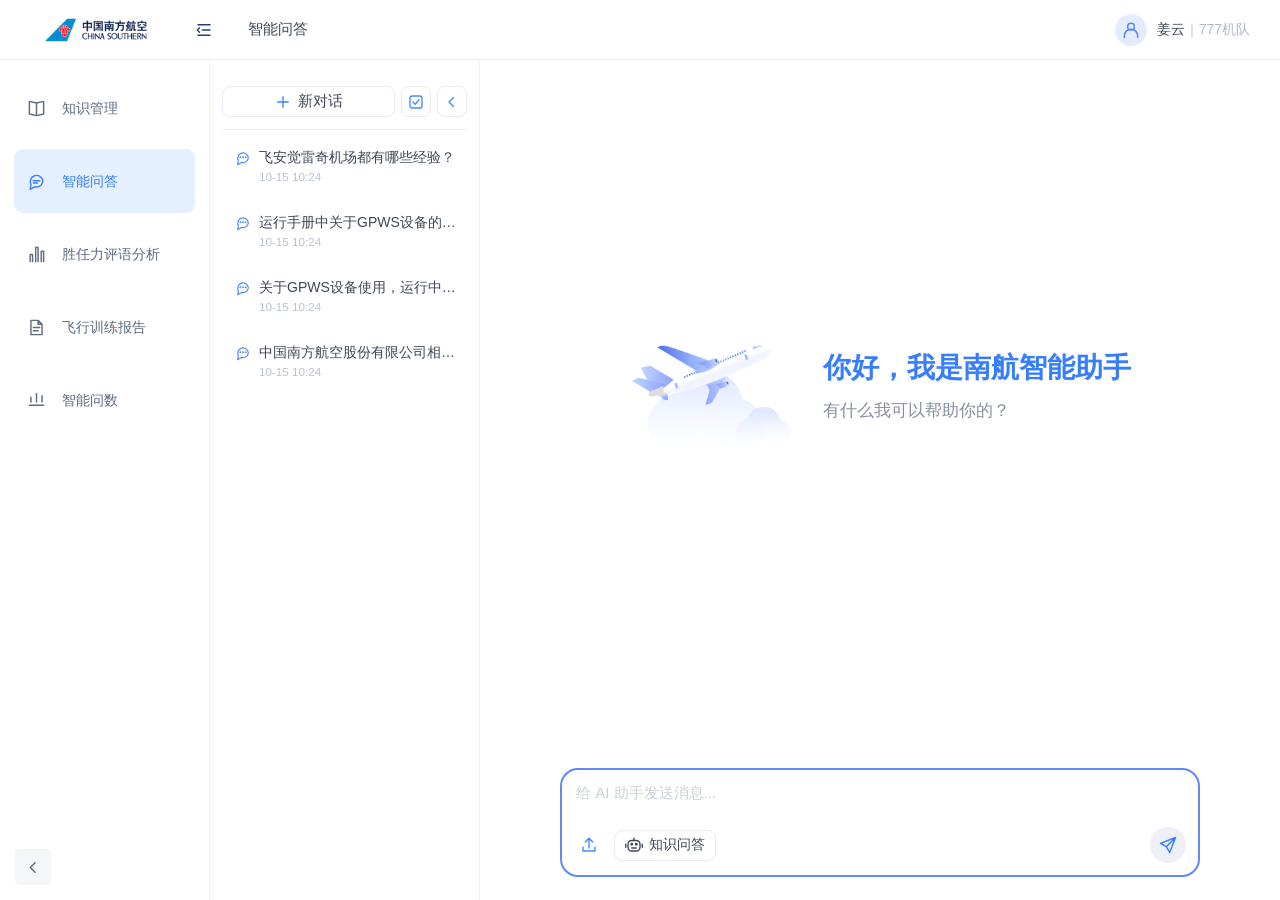
<file: qa-prototype.html>
<!doctype html><html lang="zh-CN"><head><meta charset="utf-8"><meta name="viewport" content="width=device-width,initial-scale=1"><title>南航智能问答</title><style>
*{box-sizing:border-box}body{margin:0;color:#3d4654;font:15px "PingFang SC","Microsoft YaHei",sans-serif;background:white}button,textarea{font:inherit}button{cursor:pointer;background:white;border:1px solid #e8ebf1;border-radius:8px;color:inherit}button:hover{background:#f2f6ff}button:focus-visible,textarea:focus-visible{outline:2px solid #397eff;outline-offset:2px}header{height:60px;border-bottom:1px solid #f0f1f4;display:flex;align-items:center;padding:0 30px;gap:28px}header img{width:130px;height:40px;object-fit:contain}header .menu{color:#263e72;font-size:22px}header .account{margin-left:auto;font-size:14px}.avatar{background:#e4ecff;border-radius:50%;color:#5485ff;padding:8px;margin-right:10px}.layout{display:flex;height:calc(100vh - 60px)}nav{width:210px;flex-shrink:0;border-right:1px solid #f2f3f6;padding:6px 12px;position:relative}nav button{display:flex;align-items:center;gap:16px;width:100%;height:48px;margin-bottom:4px;border:0;text-align:left;padding:0 20px;font-size:14px}nav button.active{background:#e4efff;color:#3880ff}nav svg{width:18px;height:18px;fill:none;stroke:currentColor;stroke-width:1.8}.collapse{position:absolute;bottom:15px;left:15px;width:36px;height:36px;background:#f5f6f8;border:0}.history{width:270px;flex-shrink:0;border-right:1px solid #f0f1f4;padding:26px 12px}.tools{display:flex;gap:6px;border-bottom:1px solid #f0f1f4;padding-bottom:12px}.tools button{height:31px}.new{flex:1}.blue{color:#3d82ff}.history-item{display:block;border:0;text-align:left;width:100%;padding:12px 10px;margin:7px 0;border-left:3px solid transparent;border-radius:8px;white-space:nowrap;overflow:hidden;text-overflow:ellipsis;font-size:14px}.history-item.selected{background:#f0f5ff;border-left-color:#397eff}.history-item small{display:block;color:#bbc2cd;padding-left:22px;margin-top:3px}.history-item span{color:#568cff;margin-right:9px}main{flex:1;min-width:0;position:relative;display:flex;flex-direction:column}.welcome{flex:1;display:flex;align-items:center;justify-content:center;padding-bottom:45px;gap:28px}.welcome h1{font-size:28px;color:#377eff;margin:0 0 12px}.welcome p{font-size:17px;color:#87909e;margin:0}.plane{width:165px;height:165px;object-fit:contain}.composer{margin:12px 10% 23px;border:2px solid #5e88ff;border-radius:18px;padding:12px;flex-shrink:0;background:white}.composer textarea{width:100%;height:42px;border:0;resize:none;outline:0;color:#344054;background:transparent;font-size:15px}.composer textarea::placeholder{color:#cbd0d9}.composer-bottom{display:flex;align-items:center;gap:10px}.upload{border:0;color:#4385ff;padding:5px}.retrieval{padding:5px 10px;font-size:14px}.retrieval.on{color:#397eff;background:#edf3ff;border-color:#bfd2ff}.send{margin-left:auto;width:36px;height:36px;border-radius:50%;background:#eef0f8;color:#3982ff;border:0;font-size:22px}.messages{display:none;flex:1;overflow:auto;padding:16px 10% 0 6%;scroll-behavior:smooth}.user-message{display:flex;flex-direction:column;align-items:flex-end;margin-bottom:28px}.bubble{background:#e4efff;border-radius:20px 5px 20px 20px;padding:16px}.time{color:#c1c6ce;font-size:12px;margin-top:5px}.assistant{display:flex;gap:12px}.bot{color:#3881ff;font-size:25px;padding-top:9px}.answer{border:1px solid #e7e9ee;border-radius:5px 20px 0 0;padding:14px 16px;flex:1;font-size:15px;line-height:1.9}.thinking{width:100%;text-align:left;border:0;background:#e5efff;color:#3d83ff;padding:9px 12px;margin-bottom:8px}.thought{display:none;color:#7d8a9f;font-size:13px;background:#f7faff;padding:10px}.answer p{margin:7px 0}.answer h3{font-size:16px;margin:12px 0 0}.answer ol{padding-left:22px;margin:7px 0}.answer ul{padding-left:24px}.cite{display:inline-block;border:1px solid #e0e9ff;border-radius:14px;color:#8194c7;padding:0 10px;font-size:12px;line-height:1.7}.notice{color:#8c97a7;font-size:11px;margin-top:15px}.dialog{border:1px solid #dce5f5;border-radius:12px;max-width:600px;color:#465167;line-height:1.9;padding:25px}dialog::backdrop{background:#172a4244}.dialog button{float:right;padding:4px 12px}.has-answer .welcome{display:none}.has-answer .messages{display:block}.has-answer .composer{margin-top:10px}.nav-small nav{width:70px}.nav-small nav .label{display:none}.history-hidden .history{display:none}@media(max-width:1000px){nav{width:180px}.history{width:220px}.welcome{gap:8px}.welcome h1{font-size:23px}.plane{width:120px}.composer{margin-left:6%;margin-right:6%}.answer{font-size:14px}}@media(max-width:760px){nav{width:62px;padding:6px}nav .label{display:none}nav button{padding:0 15px}.history{width:180px}.welcome{flex-direction:column}.welcome h1{font-size:20px}header{padding:0 15px;gap:15px}}

/* Shared icon geometry; navigation icons retain their original styling. */
.ui-icon{width:18px;height:18px;display:inline-block;vertical-align:middle;flex-shrink:0}
header .menu{display:flex;align-items:center;justify-content:center;border:0;width:32px;height:32px;padding:5px;background:transparent;color:#263e72}
.account{display:flex;align-items:center}.avatar{display:inline-flex;align-items:center;justify-content:center;width:32px;height:32px;padding:6px}.avatar .ui-icon{width:20px;height:20px}
.tools button{display:inline-flex;align-items:center;justify-content:center;gap:6px;padding:5px 8px}.tools .manage,.tools .hide{width:30px;color:#4b88ff}.new .blue{display:inline-flex}
.history-item>span{display:inline-flex;vertical-align:middle;margin-right:8px}.history-item .ui-icon{width:16px;height:16px}.history-item small{padding-left:24px}
.bot{display:flex;align-items:center;justify-content:center;flex:0 0 36px;height:36px;padding:8px;margin-top:3px;border:1px solid #edf2ff;border-radius:50%;box-shadow:0 2px 8px #357bff14;background:white}.bot .ui-icon{width:22px;height:22px}
.thinking{display:flex;align-items:center;gap:7px}.thinking-chevron{margin-left:auto;color:#9ba6b7;display:flex}.thinking[aria-expanded=true] .thinking-chevron{transform:rotate(180deg)}
.upload,.send{display:inline-flex;align-items:center;justify-content:center;flex-shrink:0}.upload{width:30px;height:30px}.send .ui-icon{width:20px;height:20px}.retrieval{display:inline-flex;align-items:center;gap:6px;height:31px}.retrieval>.ui-icon:last-child:not(:first-child){width:14px;height:14px}.cite .ui-icon{width:14px;height:14px;margin-right:3px;vertical-align:-2px}.attachment-name{display:block;font-size:12px;color:#667085;overflow:hidden;white-space:nowrap;text-overflow:ellipsis}.attachment-name:empty{display:none}

.search-status{display:flex;align-items:center;gap:10px;padding:20px 4px;color:#7a8ba7;font-size:14px;min-height:90px}.spinner{width:17px;height:17px;border:2px solid #dce8ff;border-top-color:#4385ff;border-radius:50%;animation:spin .85s linear infinite}.loading-dots{display:inline-flex;gap:4px}.loading-dots i{width:4px;height:4px;border-radius:50%;background:#6194f6;animation:pulse 1.2s infinite}.loading-dots i:nth-child(2){animation-delay:.2s}.loading-dots i:nth-child(3){animation-delay:.4s}.search-step{padding:3px 0}.search-step.current{color:#4c82d6}.search-step.done{color:#62758f}.source-preview{display:flex;align-items:center;gap:7px;border:1px solid #e3ebf9;background:white;border-radius:7px;margin-top:7px;padding:6px 9px;color:#6f85a7}.source-preview .ui-icon{width:15px;height:15px}.send:disabled{opacity:.5;cursor:wait}.result-block{animation:result-in .35s both}.replay-search{color:#397eff;font-size:12px;margin-top:12px;padding:5px 10px}@keyframes spin{to{transform:rotate(360deg)}}@keyframes pulse{50%{opacity:.25}}@keyframes result-in{from{opacity:0;transform:translateY(5px)}to{opacity:1;transform:none}}@media(prefers-reduced-motion:reduce){.result-block,.loading-dots i,.spinner{animation:none}}
.start-demo{display:inline-flex;align-items:center;margin-top:22px;background:#397eff;color:white;border-color:#397eff;border-radius:8px;padding:9px 18px;font-size:14px}.start-demo:hover{background:#266aeb}</style><link rel="stylesheet" href="platform-navigation.css?v=20261028-roomy2"><style>
.source-reference{margin-top:24px;border-top:1px dashed #dce2ec;padding-top:18px}.source-reference summary{cursor:pointer;color:#87909e;margin-bottom:12px}.source-reference>p{max-height:210px;overflow:auto;background:#fafbfd;padding:14px;border:1px solid #e4e8ef;border-radius:8px;font-size:13px;color:#77808e}.reference-actions{display:flex;gap:8px;margin:8px 0}.reference-actions button,.reference-actions a{font-size:12px;padding:6px 12px;color:#5383de;border:1px solid #e4eaf6;border-radius:6px;text-decoration:none;background:white}.citation-popover{position:fixed;z-index:50;width:360px;max-width:calc(100vw - 24px);padding:16px;background:white;border:1px solid #e2e7ef;border-radius:10px;box-shadow:0 10px 35px #263b6626;font-size:13px}.citation-popover[hidden]{display:none}.citation-popover .excerpt{max-height:180px;overflow:auto;line-height:1.8;color:#7b8491;margin:12px 0}.citation-popover .reference-actions{justify-content:flex-end}.citation-popover .dismiss{float:right;border:0;padding:0 4px;color:#96a0af}.reference-preview{width:min(800px,85vw);max-height:80vh;border:0;border-radius:14px;padding:24px;box-shadow:0 20px 80px #21335233}.reference-preview::backdrop{background:#15243a66}.reference-preview article{max-height:58vh;overflow:auto;line-height:1.9;padding:20px;background:#fafbfd;border:1px solid #e4e8ef;margin-top:16px}.reference-preview header{height:auto;padding:0 0 12px;gap:12px}.reference-preview header strong{flex:1}.reference-preview small{color:#8a94a3}
</style></head><body><header><img src="logo.png" alt="中国南方航空"><button class="menu" aria-label="切换会话列表"><svg class="ui-icon" viewBox="0 0 24 24" fill="none" stroke="currentColor" stroke-width="1.8" stroke-linecap="round" stroke-linejoin="round" aria-hidden="true" focusable="false"><path d="M4 5h16M10 12h10M4 19h16M6 9l-3 3 3 3"></path></svg></button><span>智能问答</span><span class="account"><span class="avatar"><svg class="ui-icon" viewBox="0 0 24 24" fill="none" stroke="currentColor" stroke-width="1.8" stroke-linecap="round" stroke-linejoin="round" aria-hidden="true" focusable="false"><circle cx="12" cy="8" r="4"></circle><path d="M4 21v-2a8 8 0 0 1 16 0v2"></path></svg></span>姜云 <span style="color:#b4bac5">｜777机队</span></span></header><div class="layout"><nav><button data-module="知识管理"><svg class="icon" viewBox="0 0 24 24" fill="none" stroke="currentColor" stroke-width="1.8" stroke-linecap="round" stroke-linejoin="round" aria-hidden="true"><path d="M12 5 3 3v16l9 2 9-2V3l-9 2Zm0 0v16"></path></svg><span class="label">知识管理</span></button><button data-module="智能问答" class="active"><svg class="icon" viewBox="0 0 24 24" fill="none" stroke="currentColor" stroke-width="1.8" stroke-linecap="round" stroke-linejoin="round" aria-hidden="true"><path d="M20 11a8 8 0 0 1-8 8H9l-5 3 1-6a8 8 0 1 1 15-5Z"></path><path d="M8 11h8M8 14h5"></path></svg><span class="label">智能问答</span></button><button data-module="胜任力评语分析"><svg class="icon" viewBox="0 0 24 24" fill="none" stroke="currentColor" stroke-width="1.8" stroke-linecap="round" stroke-linejoin="round" aria-hidden="true"><path d="M4 21V12h3v9m4 0V3h3v18m4 0V8h3v13"></path></svg><span class="label">胜任力评语分析</span></button><button data-module="飞行训练报告"><svg class="icon" viewBox="0 0 24 24" fill="none" stroke="currentColor" stroke-width="1.8" stroke-linecap="round" stroke-linejoin="round" aria-hidden="true"><path d="M14 3H5v18h14V8l-5-5ZM14 3v5h5M8 12h8M8 16h6"></path></svg><span class="label">飞行训练报告</span></button><button data-module="智能问数"><svg class="icon" viewBox="0 0 24 24" fill="none" stroke="currentColor" stroke-width="1.8" stroke-linecap="round" stroke-linejoin="round" aria-hidden="true"><path d="M3 18h18M5 14V8m7 6V3m7 11V6"></path></svg><span class="label">智能问数</span></button><button class="collapse" aria-label="折叠导航"><svg class="icon" viewBox="0 0 24 24" fill="none" stroke="currentColor" stroke-width="1.8" stroke-linecap="round" stroke-linejoin="round" aria-hidden="true"><path d="m14 6-6 6 6 6"></path></svg></button></nav><aside class="history"><div class="tools"><button class="new"><span class="blue"><svg class="ui-icon" viewBox="0 0 24 24" fill="none" stroke="currentColor" stroke-width="1.8" stroke-linecap="round" stroke-linejoin="round" aria-hidden="true" focusable="false"><path d="M12 5v14M5 12h14"></path></svg></span> 新对话</button><button class="manage" aria-label="管理会话"><svg class="ui-icon" viewBox="0 0 24 24" fill="none" stroke="currentColor" stroke-width="1.8" stroke-linecap="round" stroke-linejoin="round" aria-hidden="true" focusable="false"><rect x="4" y="4" width="16" height="16" rx="3"></rect><path d="m8 12 3 3 5-6"></path></svg></button><button class="hide" aria-label="收起会话列表"><svg class="ui-icon" viewBox="0 0 24 24" fill="none" stroke="currentColor" stroke-width="1.8" stroke-linecap="round" stroke-linejoin="round" aria-hidden="true" focusable="false"><path d="m14 6-6 6 6 6"></path></svg></button></div><div id="history-list"></div></aside><main><div class="welcome"><img class="plane" src="assets/image-plane.png" alt="飞机与云朵"><div><h1>你好，我是南航智能助手</h1><p>有什么我可以帮助你的？</p></div></div><div class="messages"><div class="user-message"><div class="bubble"></div><div class="time">15:34</div></div><div class="assistant"><div class="bot" aria-label="智能助手"><svg class="ui-icon" viewBox="0 0 24 24" fill="none" stroke="currentColor" stroke-width="1.8" stroke-linecap="round" stroke-linejoin="round" aria-hidden="true" focusable="false"><rect x="4" y="6" width="16" height="14" rx="5"></rect><path d="M12 3v3M1 11v4M23 11v4M9 16h6"></path><circle cx="9" cy="11" r="1"></circle><circle cx="15" cy="11" r="1"></circle></svg></div><article class="answer"><button class="thinking" aria-expanded="false"><svg class="ui-icon" viewBox="0 0 24 24" fill="none" stroke="currentColor" stroke-width="1.8" stroke-linecap="round" stroke-linejoin="round" aria-hidden="true" focusable="false"><circle cx="12" cy="12" r="9"></circle><path d="M12 7v5l3 2"></path></svg><span class="thinking-label">思考过程 展开</span><span class="thinking-chevron"><svg class="ui-icon" viewBox="0 0 24 24" fill="none" stroke="currentColor" stroke-width="1.8" stroke-linecap="round" stroke-linejoin="round" aria-hidden="true" focusable="false"><path d="m6 9 6 6 6-6"></path></svg></span></button><div class="thought">检索深圳出勤相关资料，整理乘车、准备与报到要求并关联来源。</div><div id="answer-content"></div></article></div></div><form class="composer"><textarea aria-label="给AI助手发送消息" placeholder="给 AI 助手发送消息..."></textarea><div class="composer-bottom"><button type="button" class="upload" aria-label="上传附件"><svg class="ui-icon" viewBox="0 0 24 24" fill="none" stroke="currentColor" stroke-width="1.8" stroke-linecap="round" stroke-linejoin="round" aria-hidden="true" focusable="false"><path d="M12 16V3m-5 5 5-5 5 5M4 15v5h16v-5"></path></svg></button><button type="button" class="retrieval" aria-pressed="false"><svg class="ui-icon" viewBox="0 0 24 24" fill="none" stroke="currentColor" stroke-width="1.8" stroke-linecap="round" stroke-linejoin="round" aria-hidden="true" focusable="false"><rect x="4" y="6" width="16" height="14" rx="5"></rect><path d="M12 3v3M1 11v4M23 11v4M9 16h6"></path><circle cx="9" cy="11" r="1"></circle><circle cx="15" cy="11" r="1"></circle></svg><span>知识问答</span></button><button class="send" aria-label="发送"><svg class="ui-icon" viewBox="0 0 24 24" fill="none" stroke="currentColor" stroke-width="1.8" stroke-linecap="round" stroke-linejoin="round" aria-hidden="true" focusable="false"><path d="m21 3-7 18-4-7-7-4 18-7ZM10 14 21 3"></path></svg></button></div><span class="attachment-name" aria-live="polite"></span><input type="file" hidden=""></form></main></div><dialog class="dialog"><button class="close-dialog">关闭</button><h3 id="dialog-title"></h3><div id="dialog-body"></div></dialog><script>
const icons={"bot": "<svg class=\"ui-icon\" viewBox=\"0 0 24 24\" fill=\"none\" stroke=\"currentColor\" stroke-width=\"1.8\" stroke-linecap=\"round\" stroke-linejoin=\"round\" aria-hidden=\"true\" focusable=\"false\"><rect x=\"4\" y=\"6\" width=\"16\" height=\"14\" rx=\"5\"/><path d=\"M12 3v3M1 11v4M23 11v4M9 16h6\"/><circle cx=\"9\" cy=\"11\" r=\"1\"/><circle cx=\"15\" cy=\"11\" r=\"1\"/></svg>", "x": "<svg class=\"ui-icon\" viewBox=\"0 0 24 24\" fill=\"none\" stroke=\"currentColor\" stroke-width=\"1.8\" stroke-linecap=\"round\" stroke-linejoin=\"round\" aria-hidden=\"true\" focusable=\"false\"><path d=\"m6 6 12 12M18 6 6 18\"/></svg>", "file": "<svg class=\"ui-icon\" viewBox=\"0 0 24 24\" fill=\"none\" stroke=\"currentColor\" stroke-width=\"1.8\" stroke-linecap=\"round\" stroke-linejoin=\"round\" aria-hidden=\"true\" focusable=\"false\"><path d=\"M14 3H5v18h14V8l-5-5ZM14 3v5h5M8 12h8M8 16h6\"/></svg>"};
const $=s=>document.querySelector(s);let selected=false;const question='我明天坐车去深圳执行航班，有什么相关要求？';const initialHistory=['飞安觉雷奇机场都有哪些经验？','运行手册中关于GPWS设备的要求','关于GPWS设备使用，运行中有哪些注意事项？','中国南方航空股份有限公司相关运行资料'];let currentHistoryQuestion='';
const response=`<p>相关要求如下：</p><ul><li>广州到深圳固定发车时间为 <b>09:30 和 14:30</b>。机组需根据航班起飞时间电话预定车辆，并向机队值班员报备。航班起飞时刻以 <b>05:50</b> 为分界：起飞时间在05:50之前的上午发车，之后的下午发车，且需保证 <b>10 小时</b>机组休息期。车队联系人为钟仲均，电话 <b>13826088575</b>。</li><li>发车前 <b>30 分钟</b>，机组应到准备室确认任务书、单据、护照、飞行装具等飞行资料齐全；禁止自驾前往深圳。</li><li>到达深圳后入住 <b>运保楼</b>，用餐在二楼自助餐厅。有疑问可联系24小时服务电话 <b>4008306777</b>。准备室在运保楼一楼大厅，机组需在准备室签到机上进行签到和酒测，入座后签派员会前来讲解。</li><li>航班准备和发车时间要求：国内航班提前 <b>90 分钟</b>，建议提前 <b>100 分钟</b>以保证充足准备时间；发车时间建议起飞前 <b>80 分钟</b>，停卫星厅等较远机位时建议提前 <b>85 分钟</b>。国际航班建议提前 <b>2 个半小时</b>进行直接准备，提前 <b>2 小时</b>发车进场。深圳车队电话为 <b>075527775190</b>，正常航班无需提前电话预定。</li><li>机组需坐车前往 <b>T3 航站楼</b>过关，全程有地服人员引导，联系电话：<b>075523453736</b>，手机 <b>16620985057</b>。</li><li>证件相关要求：需携带有效护照，免签；禁止携带电子烟、诋毁君主制的出版物、生肉制品。边检流程中海关需签字，航班量大时易拥堵，建议提前到达。</li><li>深圳运行已取消《机组具体相关信息》、《机组进港信息填报表》和护照照片。 <button class="cite" data-source="驻外过夜指引（第一版）.pdf" aria-label="查看引用1">[1]</button></li><li>相关值班电话：飞行部前场值班 <b>16620989787</b>；运行管理室值班 <b>16620980871</b>；签派 <b>0755-29777605 / 29777606</b>。</li></ul><p><button class="cite" data-source="驻外过夜指引（第一版）.pdf">[1] 驻外过夜指引（第一版）.pdf</button></p><details open class="source-reference"><summary>引用出处</summary><b>驻外过夜指引（第一版）.pdf</b><p>广州到深圳固定发车时间为 <b>09:30 和 14:30</b>。机组需根据航班起飞时间电话预定车辆，并向机队值班员报备。航班起飞时刻以 <b>05:50</b> 为分界：起飞时间在05:50之前的上午发车，之后的下午发车，且需保证 <b>10 小时</b>机组休息期。车队联系人为钟仲均，电话 <b>13826088575</b>。<br>发车前 <b>30 分钟</b>，机组应到准备室确认任务书、单据、护照、飞行装具等飞行资料齐全；禁止自驾前往深圳。<br>到达深圳后入住 <b>运保楼</b>，用餐在二楼自助餐厅。有疑问可联系24小时服务电话 <b>4008306777</b>。准备室在运保楼一楼大厅，机组需在准备室签到机上进行签到和酒测，入座后签派员会前来讲解。<br>航班准备和发车时间要求：国内航班提前 <b>90 分钟</b>，建议提前 <b>100 分钟</b>以保证充足准备时间；发车时间建议起飞前 <b>80 分钟</b>，停卫星厅等较远机位时建议提前 <b>85 分钟</b>。国际航班建议提前 <b>2 个半小时</b>进行直接准备，提前 <b>2 小时</b>发车进场。深圳车队电话为 <b>075527775190</b>，正常航班无需提前电话预定。<br>机组需坐车前往 <b>T3 航站楼</b>过关，全程有地服人员引导，联系电话：<b>075523453736</b>，手机 <b>16620985057</b>。<br>证件相关要求：需携带有效护照，免签；禁止携带电子烟、诋毁君主制的出版物、生肉制品。边检流程中海关需签字，航班量大时易拥堵，建议提前到达。<br>深圳运行已取消《机组具体相关信息》、《机组进港信息填报表》和护照照片。 [1]<br>相关值班电话：飞行部前场值班 <b>16620989787</b>；运行管理室值班 <b>16620980871</b>；签派 <b>0755-29777605 / 29777606</b>。</p></details>`;
const recordedThought="我们需要回答用户中文问题：“我明天坐车去深圳执行航班，有什么相关要求？”必须根据知识检索内容直接回答，不编造；信息不足写没有相关知识。需要标注来源编号 [1]。内容来自给定检索内容，只有一个编号[1]。需要提取与“明天坐车去深圳执行航班”的相关要求：广州——深圳流程、发车时间、预定车辆、报备、提前到达准备室、资料、禁止自驾、入住、用餐、准备室签到酒测、国内/国际航班准备和发车时间、深圳车队电话、T3过关地服引导电话、值班电话。深圳运行取消表格等；也可能包括证件要求（有效护照免签、禁止携带物品、边检流程）如果执行航班去深圳？用户说坐车去深圳执行航班，可能广州去深圳机组地面交通，需要组织回答。\n注意“明天坐车去深圳执行航班”可能指执行航班，去深圳。我们应给相关要求：固定发车时间09:30和14:30，机组根据航班起飞时间电话预定车辆并向机队值班员报备；起飞时刻05:50为分界，之前上午发车之后下午发车，需保证10小时机组休息期；车队联系人钟仲均13826088575。发车前30分钟机组到准备室确认任务书、单据、护照、飞行装具等资料齐全，禁止自驾前往深圳。到达深圳后入住运保楼，用餐二楼自助餐厅，24h服务电话4008306777。准备室在运保楼一楼大厅，机组需在准备室签到机上进行签到和酒测，入座后签派员会前来讲解。国内航班提前90分钟（建议提前100分钟），发车时间建议起飞前80分钟（坪卫星厅等较远机位建议提前85分钟）。国际航班建议提前2小时直接准备，提前2小时发车进场。深圳车队电话075527775190，正常航班无需提前电话预定。机组坐车前往T3航站楼过关，全程有地服人员引导。证件：有效护照（免签），禁止携带电子烟、诋毁君主制的出版物、生肉制品；边检海关需签字，航班量大易拥堵，建议提前到达。深圳运行已取消《机组具体相关信息》、《机组进港信息填报表》和护照照片。按照检索内容列出要求，并标注[1]。\n需要注意：用户说“明天”，但没有具体航班起飞时间，因此不能给出具体几点，只能给规则：按航班起飞时间电话预定车辆，05:50分界，保证10小时休息期。也提到正常航班无需提前电话预定，但固定发车时间需要机组根据航班起飞时间电话预定车辆。我们按原文：广州到深圳固定发车09:30/14:30，机组根据航班起飞时间电话预定车辆并向机队值班员报备；深圳车队正常航班无需提前电话预定。";
function renderHistory(answered=false){$('#history-list').innerHTML=(currentHistoryQuestion?[currentHistoryQuestion,...initialHistory]:initialHistory).map((x,i)=>`<button class="history-item ${currentHistoryQuestion&&i===0?'selected':''}" title="${x}"><span><svg class="ui-icon" viewBox="0 0 24 24" fill="none" stroke="currentColor" stroke-width="1.8" stroke-linecap="round" stroke-linejoin="round" aria-hidden="true" focusable="false"><path d="M20 11a8 8 0 0 1-8 8H9l-5 3 1-6a8 8 0 1 1 15-5Z"/><circle cx="8" cy="11" r=".6"/><circle cx="12" cy="11" r=".6"/><circle cx="16" cy="11" r=".6"/></svg></span>${x}<small>${currentHistoryQuestion&&i===0?'15:34':'10-15 10:24'}</small></button>`).join('');document.querySelectorAll('.history-item').forEach(b=>b.onclick=()=>showAnswer(b.title));}
function setRetrieval(value){selected=value;$('.retrieval').classList.toggle('on',value);$('.retrieval').setAttribute('aria-pressed',value);$('.retrieval').innerHTML=icons.bot+'<span>知识问答</span>'+(value?icons.x:'');}
function showAnswer(q=question){cancelSearch();currentHistoryQuestion=q;document.body.classList.add('has-answer');$('.bubble').textContent=q;$('.thought').textContent=recordedThought;$('.thought').style.whiteSpace='pre-wrap';$('#answer-content').innerHTML=q===question?response:`<p>当前原型展示知识问答的示例问答。</p><p>选择下方示例问题，查看回复与引用依据。</p><button class="example">${question}</button>`;$('.example')?.addEventListener('click',()=>showAnswer(question));$('.composer textarea').value='';setRetrieval(true);renderHistory(true);$('.messages').scrollTop=0;}
function reset(){cancelSearch();currentHistoryQuestion='';$('.thought').style.display='none';$('.thinking').setAttribute('aria-expanded','false');$('.thinking-label').textContent='思考过程 展开';document.body.classList.remove('has-answer');$('.composer textarea').value='';setRetrieval(false);renderHistory();}

let searchTimers=[],searchRun=0;
function cancelSearch(){stopAnswerWalkthrough();searchRun++;searchTimers.forEach(clearTimeout);searchTimers=[];document.body.classList.remove('searching');$('.send').disabled=false;$('.composer textarea').disabled=false;$('.answer').setAttribute('aria-busy','false');}
function runDemo(){reset();const run=searchRun;setRetrieval(true);for(let i=0;i<=question.length;i++){searchTimers.push(setTimeout(()=>{if(run!==searchRun)return;$('.composer textarea').value=question.slice(0,i);},350+i*65));}searchTimers.push(setTimeout(()=>{if(run===searchRun)beginSearch(question)},500+question.length*65));}
function prepareDemo(t){if(document.body.classList.contains('has-answer'))return;if(t>=2)setRetrieval(true);if(t>=3){const length=Math.min(question.length,Math.floor((t-3)*question.length/1.5));$('.composer textarea').value=question.slice(0,length);}}
function beginSearch(q=question){
 cancelSearch();const run=searchRun;
 document.body.classList.add('has-answer','searching');setRetrieval(true);currentHistoryQuestion=q;renderHistory(true);
 $('.bubble').textContent=q;$('.composer textarea').value='';$('.composer textarea').disabled=true;$('.send').disabled=true;
 $('.answer').setAttribute('aria-busy','true');$('.thinking-label').textContent='正在检索知识库';
 $('.thought').style.display='block';$('.thinking').setAttribute('aria-expanded','true');
 $('.thought').textContent=recordedThought.slice(0,160);$('.thought').style.whiteSpace='pre-wrap';
 $('#answer-content').innerHTML='<div class="search-status" role="status"><span class="spinner"></span><span class="search-status-text">正在检索相关资料</span><span class="loading-dots"><i></i><i></i><i></i></span></div>';
 $('.messages').scrollTop=0;
 function after(ms,fn){searchTimers.push(setTimeout(()=>{if(run===searchRun)fn()},ms));}
 after(1100,()=>{
 $('.thinking-label').textContent='已检索到相关资料';
 $('.thought').textContent=recordedThought.slice(0,650);
 $('.search-status-text').textContent='正在关联引用依据';
 });
 after(2300,()=>{
 $('.thinking-label').textContent='正在整理回答';
 $('.thought').textContent=recordedThought;
 $('.search-status-text').textContent='正在生成结构化回复';
 });
 after(3500,()=>{
 showAnswer(q);$('.thinking-label').textContent='思考过程 展开';$('.thinking').setAttribute('aria-expanded','false');$('.thought').style.display='none';
 const content=$('#answer-content');const blocks=[...content.children];blocks.forEach((block,i)=>{block.classList.add('result-block');block.style.animationDelay=Math.min(i*70,600)+'ms';});
 const replay=document.createElement('button');replay.className='replay-search';replay.type='button';replay.textContent='重新演示检索过程';replay.onclick=()=>beginSearch(q);content.append(replay);startAnswerWalkthrough();
 });
}


let walkthroughFrame=0,walkthroughTimers=[],walkthroughStopped=true;
function stopAnswerWalkthrough(){walkthroughStopped=true;cancelAnimationFrame(walkthroughFrame);walkthroughTimers.forEach(clearTimeout);walkthroughTimers=[];if(typeof referencePopover!=='undefined')referencePopover.hidden=true;if(typeof referencePreview!=='undefined'&&referencePreview.open)referencePreview.close();}
function startAnswerWalkthrough(){stopAnswerWalkthrough();walkthroughStopped=false;const area=document.querySelector('.messages');
 function later(ms,fn){walkthroughTimers.push(setTimeout(()=>{if(!walkthroughStopped)fn();},ms));}
 later(1700,()=>{const start=area.scrollTop,target=Math.max(0,area.scrollHeight-area.clientHeight);const duration=Math.max(6500,Math.min(12000,(target-start)*10));const begin=performance.now();function advance(now){if(walkthroughStopped)return;const t=Math.min(1,(now-begin)/duration);const eased=t*t*(3-2*t);area.scrollTop=start+(target-start)*eased;if(t<1){walkthroughFrame=requestAnimationFrame(advance);}else{later(800,()=>{const cite=document.querySelector('#answer-content [data-source]');if(cite)openReferencePopover(cite);later(2400,()=>{referencePreview.querySelector('article').innerHTML=referenceContent();referencePopover.hidden=true;referencePreview.showModal();later(4200,()=>{if(referencePreview.open)referencePreview.close();});});});}}walkthroughFrame=requestAnimationFrame(advance);});}
['wheel','touchstart','pointerdown','keydown'].forEach(type=>document.addEventListener(type,()=>{if(!walkthroughStopped)stopAnswerWalkthrough();},{passive:true,capture:true}));
$('.new').onclick=reset;$('.retrieval').onclick=()=>setRetrieval(!selected);$('.composer').onsubmit=e=>{e.preventDefault();beginSearch($('.composer textarea').value.trim()||question)};$('.composer textarea').onkeydown=e=>{if(e.key==='Enter'&&!e.shiftKey){e.preventDefault();$('.composer').requestSubmit()}};$('.thinking').onclick=()=>{let open=$('.thinking').getAttribute('aria-expanded')!=='true';$('.thinking').setAttribute('aria-expanded',open);$('.thought').style.display=open?'block':'none';$('.thinking-label').textContent=open?'思考过程 收起':'思考过程 展开';};$('.collapse').onclick=()=>document.body.classList.toggle('nav-small');$('.hide').onclick=()=>document.body.classList.toggle('history-hidden');$('.menu').onclick=()=>document.body.classList.toggle('history-hidden');$('.upload').onclick=()=>$('input[type=file]').click();$('input[type=file]').onchange=e=>{const f=e.target.files[0];if(f){$('.upload').innerHTML=icons.file;$('.attachment-name').textContent=f.name;$('.upload').title=f.name}};function dialog(title,body){$('#dialog-title').textContent=title;$('#dialog-body').textContent=body;$('dialog').showModal()}$('.close-dialog').onclick=()=>$('dialog').close();$('.manage').onclick=()=>{dialog('会话管理','点击新对话可以开始新的问答；左侧历史会话可切换查看。')};document.querySelectorAll('[data-module]').forEach(b=>b.onclick=()=>parent.postMessage({type:'qa-navigate',module:b.dataset.module},location.origin==='null'?'*':location.origin));window.qaReference={showAnswer:beginSearch,reset,prepareDemo,runDemo};

const referencePopover=document.createElement('section');referencePopover.className='citation-popover';referencePopover.hidden=true;referencePopover.setAttribute('aria-label','知识引用摘要');document.body.append(referencePopover);
const referencePreview=document.createElement('dialog');referencePreview.className='reference-preview';referencePreview.innerHTML='<header><strong>驻外过夜指引（第一版）.pdf</strong><button type="button" class="preview-close" aria-label="关闭预览">关闭</button></header><small>录屏引用内容摘录</small><article></article>';document.body.append(referencePreview);
let excerptDownloadUrl='';
function referenceContent(){return document.querySelector('.source-reference>p')?.innerHTML||'';}
function referenceActions(){if(excerptDownloadUrl)URL.revokeObjectURL(excerptDownloadUrl);excerptDownloadUrl=URL.createObjectURL(new Blob(['驻外过夜指引（第一版）—录屏引用摘录\n\n'+(document.querySelector('.source-reference>p')?.innerText||'')],{type:'text/plain;charset=utf-8'}));return '<div class="reference-actions"><button type="button" data-preview-reference>◉ 预览</button><a href="'+excerptDownloadUrl+'" download="驻外过夜指引（第一版）_录屏引用摘录.txt">↓ 下载摘录</a></div>';}
function attachReferenceActions(){const panel=document.querySelector('.source-reference');if(panel&&!panel.querySelector('.reference-actions'))panel.insertAdjacentHTML('beforeend',referenceActions());}
const referenceObserver=new MutationObserver(attachReferenceActions);referenceObserver.observe(document.getElementById('answer-content'),{childList:true,subtree:true});
function openReferencePopover(anchor){referencePopover.innerHTML='<button type="button" class="dismiss" aria-label="关闭引用摘要">×</button><b>▣ 驻外过夜指引（第一版）.pdf</b><div class="excerpt">'+referenceContent()+'</div>'+referenceActions();referencePopover.hidden=false;const rect=anchor.getBoundingClientRect();const width=referencePopover.offsetWidth,height=referencePopover.offsetHeight;referencePopover.style.left=Math.max(12,Math.min(rect.left,innerWidth-width-12))+'px';referencePopover.style.top=Math.max(12,rect.top-height-8>=12?rect.top-height-8:Math.min(rect.bottom+8,innerHeight-height-12))+'px';}
document.addEventListener('click',e=>{const cite=e.target.closest('[data-source]');if(cite){openReferencePopover(cite);return;}if(e.target.closest('[data-preview-reference]')){referencePreview.querySelector('article').innerHTML=referenceContent();referencePopover.hidden=true;referencePreview.showModal();return;}if(e.target.closest('.dismiss')||!e.target.closest('.citation-popover'))referencePopover.hidden=true;});
referencePreview.querySelector('.preview-close').onclick=()=>referencePreview.close();referencePreview.addEventListener('click',e=>{if(e.target===referencePreview)referencePreview.close();});document.addEventListener('keydown',e=>{if(e.key==='Escape')referencePopover.hidden=true;});document.querySelector('.messages').addEventListener('scroll',()=>referencePopover.hidden=true);window.addEventListener('resize',()=>referencePopover.hidden=true);
reset();
</script>
</body></html>
</file>
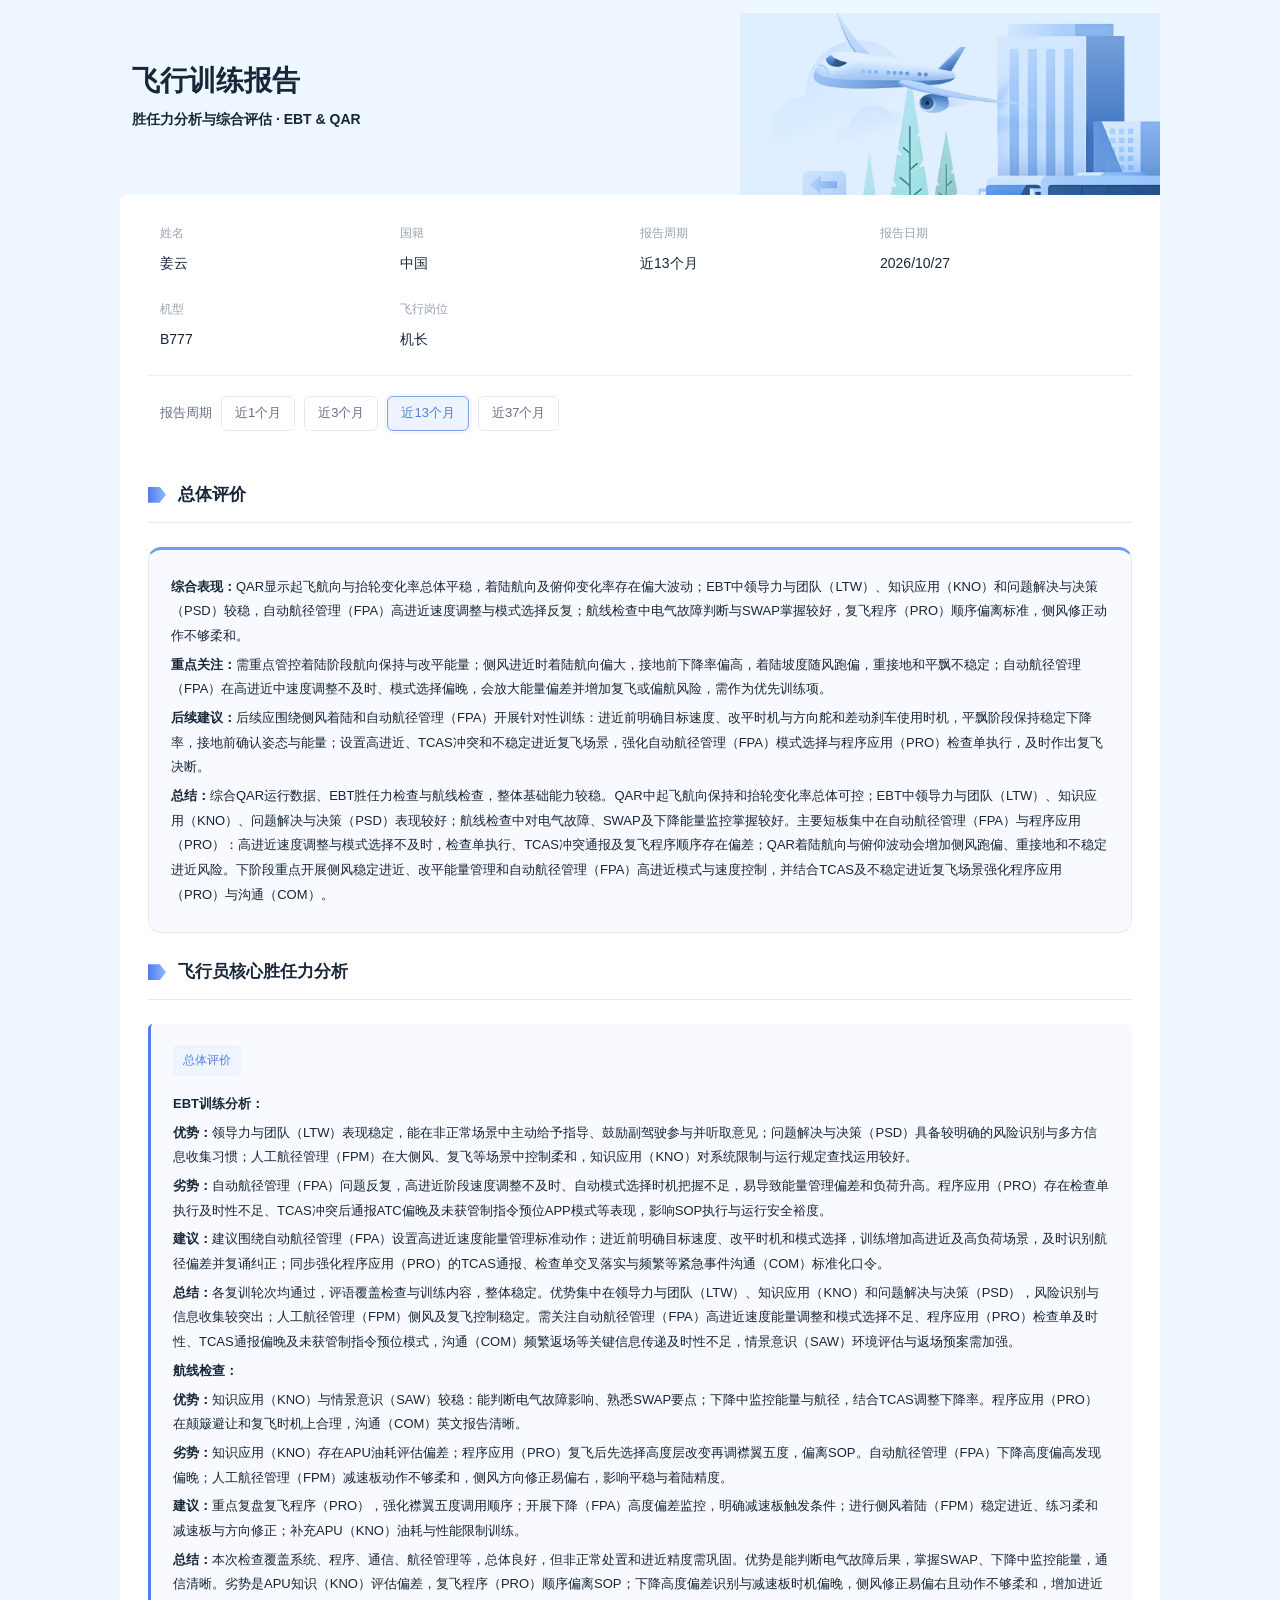
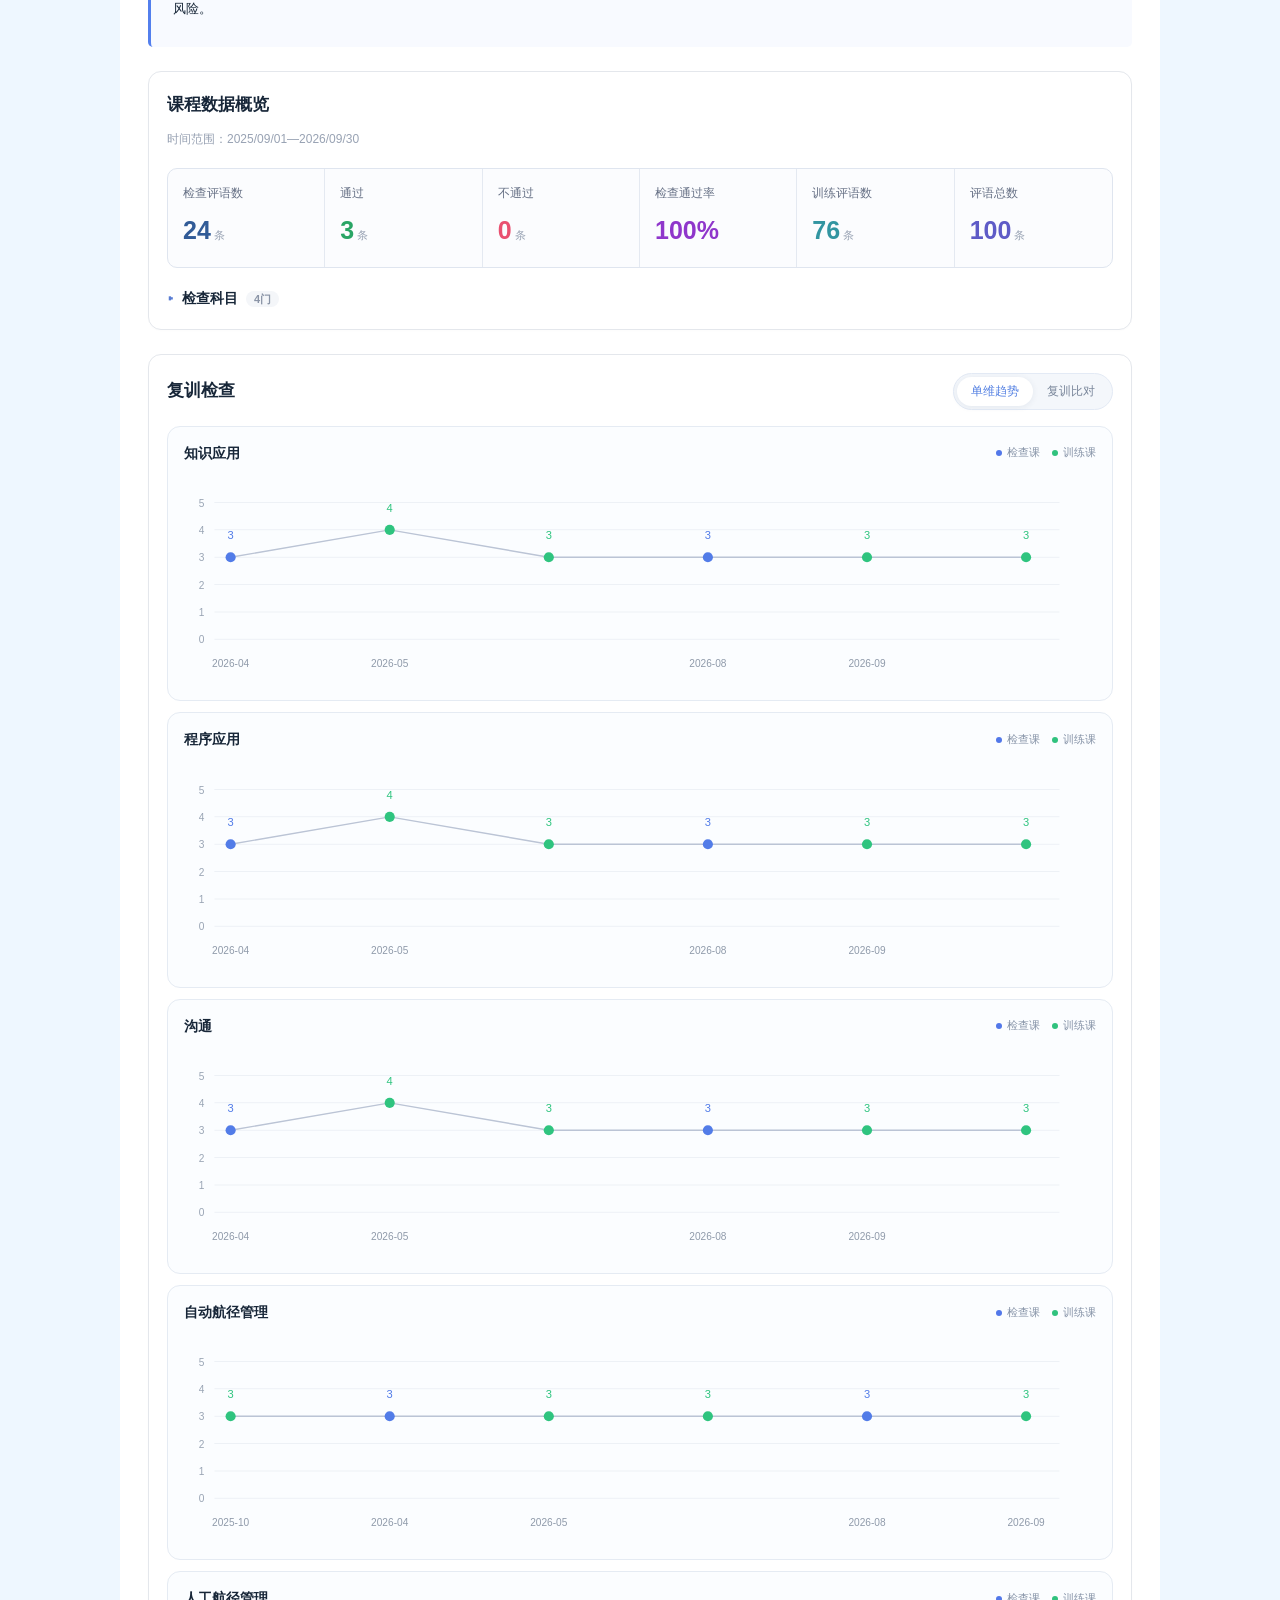
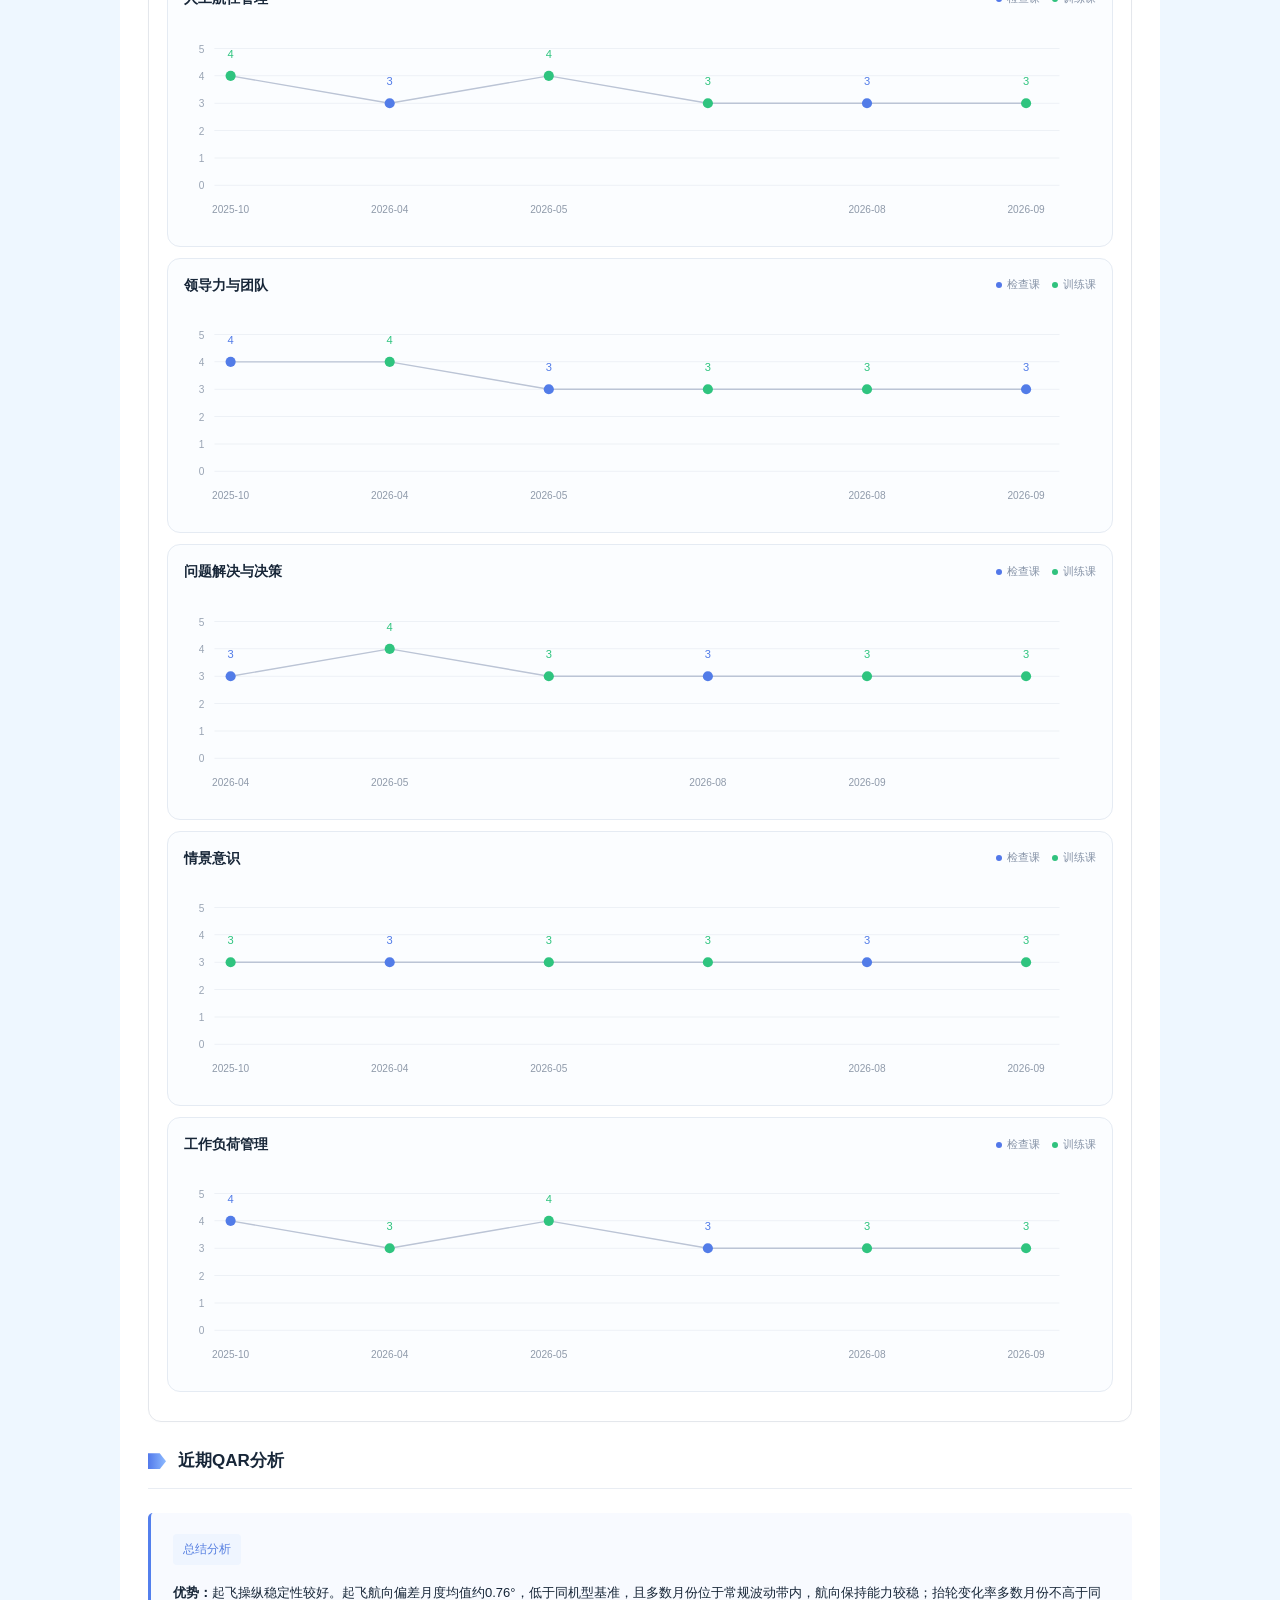
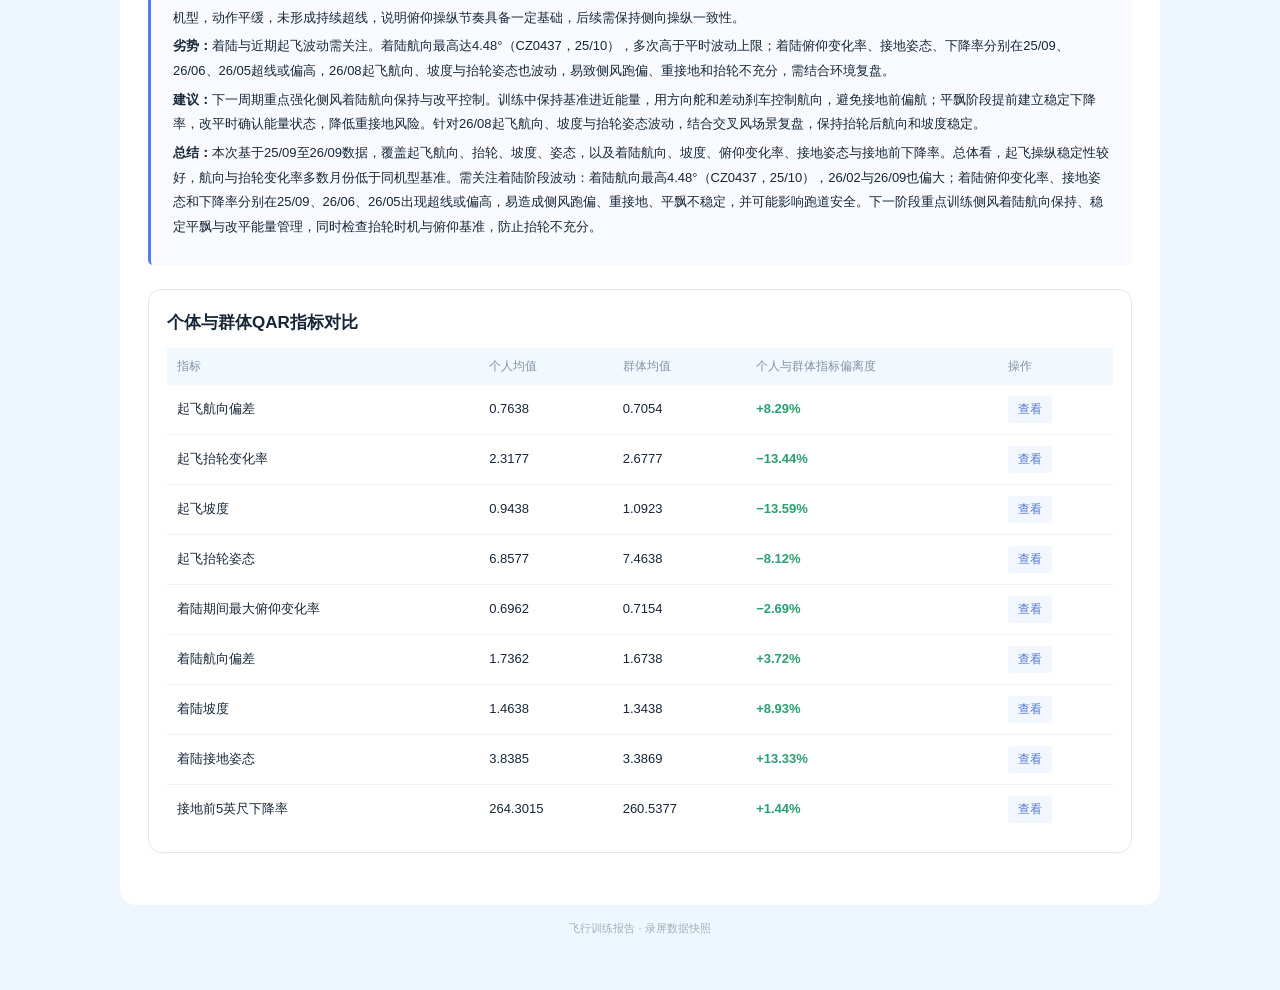
<file: report-recorded.html>
<!doctype html><html lang="zh-CN"><head><meta charset="utf-8"><meta name="viewport" content="width=device-width,initial-scale=1"><title>飞行训练报告</title><style>
*{box-sizing:border-box}body{margin:0;background:#eef7ff;color:#172638;font:14px/1.75 -apple-system,BlinkMacSystemFont,"PingFang SC","Microsoft YaHei",sans-serif}button{font:inherit;cursor:pointer;color:inherit}button:focus-visible,[tabindex]:focus-visible{outline:2px solid #4d80ee;outline-offset:4px}button{border:1px solid #e4e9f1;background:#fff;border-radius:6px;padding:5px 13px}.report{max-width:1040px;margin:auto;padding-bottom:38px}.hero{height:195px;display:flex;align-items:center;padding:25px 12px;position:relative;overflow:hidden}.hero h1{font-size:28px;line-height:1.3;margin:0 0 8px}.hero p{font-size:14px;font-weight:600;margin:0}.hero img{position:absolute;width:420px;right:0;bottom:0;mix-blend-mode:multiply}.hero>div{position:relative;z-index:1}.sheet{background:#fff;padding:28px;border-radius:5px 5px 16px 16px}.identity{display:grid;grid-template-columns:repeat(4,1fr);row-gap:23px;padding:0 12px 24px;border-bottom:1px solid #edf0f5}.identity small{display:block;color:#98a2b3;font-size:12px;margin-bottom:7px}.identity strong{font-size:14px;font-weight:500}.periods{display:flex;gap:9px;align-items:center;padding:20px 12px 4px;font-size:13px;color:#667085}.periods button.active{border-color:#859ff0;color:#557bd9;background:#eef4ff;box-shadow:0 0 0 3px #f5f8ff}.snapshot-note{color:#98a2b3;font-size:11px;padding:0 12px;margin:6px 0 12px;min-height:15px}.section-title{display:flex;align-items:center;gap:12px;border-bottom:1px solid #e9edf3;font-size:17px;margin:24px 0;padding:0 0 12px}.section-title:before{content:'';width:18px;height:16px;background:linear-gradient(90deg,#5279eb,#8dbaff);clip-path:polygon(0 0,65% 0,100% 50%,65% 100%,0 100%)}.evaluation{padding:21px 22px;background:#f8faff;border-left:3px solid #537fed;border-radius:5px;font-size:13px;line-height:1.9}.evaluation p{margin:4px 0}.evaluation b{font-weight:600}.overall{border:1px solid #e4e9f1;border-top:3px solid #6e9dec;border-radius:13px}.badge{display:inline-block;color:#567fe1;background:#eff5ff;padding:4px 10px;border-radius:4px;margin-bottom:12px;font-size:12px}.box{border:1px solid #e4e7ec;border-radius:13px;padding:18px;margin:24px 0;box-shadow:0 1px 2px #18223004}.box h3{font-size:17px;margin:0 0 10px}.muted{color:#98a2b3;font-size:12px}.kpis{display:grid;grid-template-columns:repeat(6,1fr);background:#fbfcfe;border:1px solid #dfe5ef;border-radius:10px;margin:18px 0}.kpis>div{padding:14px 15px;border-right:1px solid #e4e9f1}.kpis>div:last-child{border:0}.kpis small{display:block;color:#667085;font-size:12px}.kpis strong{display:inline-block;font-size:25px;color:var(--color,#315b97);margin-top:5px}.kpis em{font-style:normal;color:#98a2b3;font-size:11px;margin-left:3px}details summary{cursor:pointer;list-style:none;font-weight:600;font-size:14px}details summary:before{content:'▸';margin-right:8px;color:#587cd3}details[open] summary:before{content:'▾'}details summary span{color:#8a94a6;background:#f4f6f9;border-radius:10px;padding:2px 8px;font-size:11px;margin-left:8px}.subjects{display:flex;gap:9px;flex-wrap:wrap;margin:14px 0}.subjects button{font-size:12px;color:#5478b7;background:#f9fbff}.panel-head{display:flex;align-items:center;justify-content:space-between;margin-bottom:16px}.panel-head h3{margin:0}.segmented{display:flex;background:#f4f7fb;border:1px solid #e3eaf5;border-radius:22px;padding:3px}.segmented button{border:0;border-radius:18px;color:#79869a;background:transparent;font-size:12px;padding:4px 14px}.segmented button.active{background:white;box-shadow:0 1px 6px #2d496d16;color:#527fe2}.score-card{border:1px solid #e5ebf3;background:#fbfdff;border-radius:13px;padding:14px 16px;margin:11px 0;transition:border-color .15s,box-shadow .15s}.score-card:hover{border-color:#aec1f0;box-shadow:0 3px 16px #527ce812}.chart-heading{display:flex;justify-content:space-between;align-items:center;font-size:14px}.legend{display:flex;gap:12px;font-size:11px;color:#8794a8;align-items:center}.legend span:before{content:'';width:6px;height:6px;display:inline-block;border-radius:50%;background:var(--color);margin-right:5px}.legend .line-key:before{width:15px;height:0;border-top:1px dashed var(--color);border-radius:0;background:none;vertical-align:middle}.score-card svg{width:100%;display:block;height:auto}.point{cursor:pointer}.point:hover circle,.point:focus circle{stroke:#b6ccff;stroke-width:5px}.point:focus{outline:none}.tip{position:fixed;z-index:10;padding:10px 13px;max-width:260px;background:white;border:1px solid #dce4f0;border-radius:9px;box-shadow:0 6px 20px #263d6220;font-size:12px;line-height:1.6;pointer-events:none}.tip[hidden],[hidden]{display:none!important}.comparison-card{border:1px solid #e5ebf3;border-radius:12px;padding:18px;margin:14px 0}.comparison-card h4{margin:0 0 14px}.comparison-card svg{width:100%;display:block}.qar-table{border-collapse:collapse;width:100%;font-size:13px}.qar-table thead{background:#f1f9ff;color:#8491a5;font-size:12px;font-weight:400}.qar-table th{text-align:left;font-weight:400;padding:8px 10px}.qar-table td{padding:11px 10px;border-bottom:1px solid #eef1f6}.qar-table tr:last-child td{border:0}.qar-table td:first-child{width:33%}.qar-table button{border:0;border-radius:3px;background:#f2f6ff;color:#557bce;font-size:12px;padding:3px 10px}.deviation{color:#2a9f70;font-weight:600}.modal{border:0;border-radius:14px;width:920px;max-width:calc(100vw - 48px);max-height:88vh;padding:0;box-shadow:0 14px 60px #15263e35;overflow:hidden;color:#25364c}.modal::backdrop{background:#27344980}.modal-head{display:flex;align-items:center;justify-content:space-between;padding:17px 20px;border-bottom:1px solid #edf0f5;background:white;gap:20px}.modal-head h3{font-size:16px;margin:0}.modal-close{display:grid;place-items:center;border-radius:50%;width:29px;height:29px;border:1px solid #e5ebf2;background:#fbfcfe;color:#8d98a8;padding:0;font-size:18px}.modal-body{padding:18px 20px;max-height:calc(88vh - 66px);overflow:auto;overscroll-behavior:contain}.fact-grid{display:grid;grid-template-columns:repeat(4,1fr);gap:9px;margin:0 0 14px}.fact{background:#fbfdff;border:1px solid #e9eef4;border-radius:8px;padding:12px}.fact small{display:block;font-size:11px;color:#8b97a7}.fact strong{display:block;font-size:16px;font-weight:600;color:#426ba8;margin-top:3px}.fact-grid.qar{grid-template-columns:repeat(3,1fr)}.fact-grid.qar .fact{border-left:3px solid #557be7}.fact-grid.qar .fact:last-child{border-left-color:#21bb75}.fact-grid.qar .fact:last-child strong{color:#29a06f}.modal-note{background:#f7faff;border-left:3px solid #5e7ee8;border-radius:7px;padding:12px 14px;font-size:12px;line-height:1.85;margin:12px 0 16px}.ob-graph{border:1px solid #e4eaf1;border-radius:10px;background:#fcfdff;padding:12px;margin:14px 0}.ob-graph svg{width:100%;display:block}.ob-columns{display:grid;grid-template-columns:1fr 1fr;gap:18px}.ob-column{border:1px solid #e4f1eb;border-radius:10px;padding:15px;background:#f6fefa}.ob-column.negative{border-color:#f3e3e7;background:#fff7f8}.ob-column h4{font-size:13px;margin:0 0 10px}.ob-row{display:grid;grid-template-columns:62px 1fr 16px;gap:12px;padding:10px 0;border-top:1px solid #eaf0ed;font-size:11px;line-height:1.7}.ob-row b{color:#537ab0;font-weight:500}.ob-row span:last-child{color:#2ca77c}.negative .ob-row span:last-child{color:#ed6380}.qar-plot{border:1px solid #e3ebf3;border-radius:11px;background:#fcfeff;padding:18px;margin:16px 0}.qar-plot h4{font-size:15px;margin:0 0 3px}.qar-plot svg{width:100%;display:block;margin-top:12px}.qar-plot .chart-heading{align-items:flex-start;gap:15px}.plot-note{font-size:11px;color:#97a3b4;margin:8px 0 0}.empty-plot{display:grid;place-items:center;height:230px;color:#98a2b3;text-align:center;font-size:13px}.footnote{text-align:center;color:#a4afbd;font-size:11px;padding:14px}body.modal-open{overflow:hidden}@media(max-width:760px){.report{width:100%}.hero{height:165px;padding:20px}.hero img{width:270px;opacity:.6}.hero h1{font-size:24px}.sheet{padding:17px}.identity{grid-template-columns:repeat(2,1fr)}.kpis{grid-template-columns:repeat(3,1fr)}.periods{flex-wrap:wrap}.panel-head{gap:12px}.legend{gap:7px;font-size:10px}.fact-grid{grid-template-columns:repeat(2,1fr)}.ob-columns{grid-template-columns:1fr}.modal{max-width:calc(100vw - 24px)}.qar-table{font-size:11px}.qar-table td,.qar-table th{padding:10px 5px}.fact-grid.qar .fact{padding:8px}.fact strong{font-size:14px}.qar-plot .chart-heading{flex-direction:column}}
</style></head><body>
<main class="report"><header class="hero"><div><h1>飞行训练报告</h1><p>胜任力分析与综合评估 · EBT &amp; QAR</p></div><img src="training-report/Frame%2013791.png" alt="飞机与城市"></header><article class="sheet">
<div class="identity"><div><small>姓名</small><strong>姜云</strong></div><div><small>国籍</small><strong>中国</strong></div><div><small>报告周期</small><strong id="report-period">近13个月</strong></div><div><small>报告日期</small><strong>2026/10/27</strong></div><div><small>机型</small><strong>B777</strong></div><div><small>飞行岗位</small><strong>机长</strong></div></div>
<div class="periods" role="group" aria-label="报告周期"><span>报告周期</span><button data-period="1">近1个月</button><button data-period="3">近3个月</button><button data-period="13" class="active" aria-pressed="true">近13个月</button><button data-period="37">近37个月</button></div><p id="period-note" class="snapshot-note"></p>
<section id="overall"><h2 class="section-title">总体评价</h2><div class="evaluation overall" id="overall-copy"></div></section>
<section id="competency"><h2 class="section-title">飞行员核心胜任力分析</h2><div class="evaluation" id="competency-copy"></div>
<div class="box" id="course-overview"><h3>课程数据概览</h3><div class="muted">时间范围：2025/09/01—2026/09/30</div><div class="kpis" id="course-kpis"></div><details><summary>检查科目<span>4门</span></summary><div class="subjects"><button data-subject="B777复训_第1课">B777复训_第1课</button><button data-subject="B777复训_第2课">B777复训_第2课</button><button data-subject="B777复训_第3课">B777复训_第3课</button><button data-subject="航线检查">航线检查</button></div><p class="muted" id="subject-note">选择科目查看录屏可见的评语与OB记录。</p></details></div>
<div class="box" id="recurrent"><div class="panel-head"><h3>复训检查</h3><div class="segmented" role="group" aria-label="胜任力图表视图"><button data-view="trend" class="active" aria-pressed="true">单维趋势</button><button data-view="compare" aria-pressed="false">复训比对</button></div></div><div id="score-charts"></div><div id="comparison-charts" hidden></div></div></section>
<section id="qar"><h2 class="section-title">近期QAR分析</h2><div class="evaluation" id="qar-copy"></div><div class="box"><h3>个体与群体QAR指标对比</h3><table class="qar-table"><thead><tr><th>指标</th><th>个人均值</th><th>群体均值</th><th>个人与群体指标偏离度</th><th>操作</th></tr></thead><tbody id="qar-rows"></tbody></table></div></section>
</article><footer class="footnote">飞行训练报告 · 录屏数据快照</footer></main>
<div class="tip" id="chart-tooltip" role="tooltip" hidden></div>
<dialog class="modal" id="course-modal" aria-labelledby="course-modal-title"><header class="modal-head"><h3 id="course-modal-title"></h3><button class="modal-close" data-close="course-modal" aria-label="关闭课程详情">×</button></header><div class="modal-body" id="course-modal-body"></div></dialog>
<dialog class="modal" id="qar-modal" aria-labelledby="qar-modal-title"><header class="modal-head"><h3 id="qar-modal-title"></h3><button class="modal-close" data-close="qar-modal" aria-label="关闭QAR详情">×</button></header><div class="modal-body" id="qar-modal-body"></div></dialog>
<script src="report-detail.js?v=20261029-video1"></script></body></html>
</file>
<file: blue-theme.css>
:root{--presentation-blue:#005bbb;--accent:#ffc402}html,body,#deck{background:var(--presentation-blue);color:#fff}.slide{color:#fff;transition:opacity .85s cubic-bezier(.22,1,.36,1),transform 1.1s cubic-bezier(.22,1,.36,1);transform:translateY(25px) scale(.985);will-change:opacity,transform}.slide.active{transform:translateY(0) scale(1)}h1,h2,.kicker,.blue,.big-number{color:#fff}.secondary,.small-note,.footer,.cover .sideword,.demo-caption,.trailsteps,.end-modules,.finding .label,.flow-item p,.context-note{color:#ffffffb3}.yellow{background:none;color:#ffc402;padding:0}.capabilities span,.end-modules span,.finding{border-color:#ffffff35}.aircraft path{stroke:#fff}.aircraft .trail{stroke:#ffffff55}.cover .line,.miniline{background:#ffc402}.build{transition:opacity .9s cubic-bezier(.22,1,.36,1),transform 1.1s cubic-bezier(.22,1,.36,1);transform:translateY(22px)}.build.visible{transform:translateY(0)}.chart text{fill:#ffffffbb}.chart path.grid{stroke:#ffffff29}.chart .series{stroke:#ffc402}.chart .comparison{stroke:#ffffffa0}.chart circle{fill:#ffc402}.chart text[style]{fill:#ffc402!important}.report,.app{color:#000}.report h3{color:#005bbb}.report .secondary{color:#777}.report .tag{color:#555}.tag.plan{background:#ffc402;color:#000;border-color:#ffc402}.flow:before{border-color:#ffffff55}.flow-item .dot{background:#005bbb;border-color:#ffffff66;color:white;transition:background .8s,transform .8s,border-color .8s}.flow-item.lit .dot{background:white;color:#005bbb;border-color:white;transform:scale(1.08)}.flow-item:last-child .dot{background:#ffc402;border-color:#ffc402;color:#000}.flow-note{margin-top:55px}.prototype-toggle{background:transparent;border:0;border-bottom:1px solid #ffffff77;color:white;font-size:17px;padding:7px 0}.agent-preview{position:absolute;bottom:100px;right:100px}.pain-grid,.goal-grid{display:grid;grid-template-columns:repeat(3,1fr);gap:65px;margin-top:90px}.pain-grid>div,.goal-grid>div{border-top:1px solid #ffffff55;padding-top:27px}.pain-num{color:#ffc402;font-size:23px}.pain-grid h3{font-size:34px;margin:24px 0}.pain-grid p,.goal-grid p{font-size:24px;line-height:1.9;color:#ffffffc9}.goal-label{font-size:19px;color:#ffc402;margin-bottom:27px}.goal-grid h3{font-size:39px;line-height:1.5;margin-bottom:24px}.context-note{font-size:15px;margin-top:50px}.real-prototype{border:0;background:transparent;box-shadow:none;overflow:visible;border-radius:13px;transition:transform 1.5s cubic-bezier(.22,1,.36,1);transform-origin:70% 50%}.real-prototype.zoomed{transform:none;box-shadow:none}.prototype-window{position:relative;width:840px;height:550px;overflow:hidden;border:1px solid #ffffff88;border-radius:13px;background:#fff;box-shadow:0 30px 80px #001f5540}.prototype-frame{position:absolute;left:0;top:0;width:1280px;height:838px;border:0;transform:scale(.65625);transform-origin:0 0;background:white;pointer-events:auto}.prototype-label{color:#ffffffb3;font-size:13px;margin-top:17px;text-align:center}.real-prototype.focus-prototype{transform:scale(1.14) translateX(-20px)}.prototype-overlay{position:fixed;inset:0;background:#003b7aee;z-index:60;display:none;align-items:center;justify-content:center}.prototype-overlay.open{display:flex}.prototype-close{position:absolute;right:35px;top:25px;color:white;border:1px solid #ffffff55;background:transparent;padding:10px 20px;font-size:17px;border-radius:7px}.overlay-app{width:840px}.prototype-overlay .prototype-window{max-width:90vw}.prototype-overlay .app{background:transparent}#hint{color:#ffffff77}#controls{background:#00478fee;border-color:#ffffff33;color:white}#controls button,#controls .play{color:white}#controls button:hover{background:#ffffff22;color:#ffc402}#caption{background:#00478fe8;color:white;border-radius:7px}#overview{background:#005bbb;color:white}#overview button{background:#ffffff0b;border-color:#ffffff44;color:white}#overview button b,#overview button small{color:white}#closeGrid{background:transparent!important;color:white}#notes{color:#000}#downloadReport{background:transparent!important;color:#fff!important;border-color:#ffffff88!important}.split{grid-template-columns:440px 840px;gap:60px}.original-wrap{pointer-events:auto}@media(prefers-reduced-motion:reduce){.slide,.build,.real-prototype{transition:none}}
:root .real-prototype+.demo-caption{display:none}
.prototype-label{min-height:25px}
.agent-inline-layout .prototype-label{display:none}
.prototype-overlay{display:none!important}.agent-inline-layout{position:absolute;left:100px;right:100px;top:360px;bottom:112px;display:grid;grid-template-columns:390px minmax(0,1fr);gap:36px;align-items:stretch}.agent-inline-aside{min-width:0;padding:16px 18px;border:1px solid #ffffff2c;border-radius:14px;background:#ffffff08;overflow:hidden}.agent-inline-label{font-size:16px;letter-spacing:1px;color:#ffc402}.agent-inline-aside>p{font-size:13px;line-height:1.6;color:#ffffffb5;margin:8px 0 16px}.agent-inline-flow{display:grid;grid-template-columns:repeat(2,minmax(0,1fr));gap:10px 12px;margin:0}.agent-inline-flow:before{display:none}.agent-inline-flow .flow-item{min-width:0;padding:10px 8px;border-top:1px solid #ffffff2c}.agent-inline-flow .flow-item .dot{width:33px;height:33px;font-size:12px;margin:0 0 8px}.agent-inline-flow .flow-item h3{font-size:16px;line-height:1.4;margin:0 0 5px}.agent-inline-flow .flow-item p{font-size:12px;line-height:1.55}.agent-inline-layout .agent-preview{position:relative;inset:auto;width:100%;height:100%;min-width:0;overflow:hidden;border:1px solid #ffffff7a;border-radius:14px;background:#fff;box-shadow:0 22px 65px #001f5540}.agent-inline-layout .real-prototype{width:100%;height:100%;overflow:hidden;transform:none!important;border-radius:inherit}.agent-inline-layout .prototype-window{width:100%;height:100%;border:0;border-radius:inherit;box-shadow:none}.agent-inline-layout .prototype-frame{width:1280px;height:590px;transform:scale(.72);transform-origin:0 0}.agent-inline-layout .prototype-label{position:absolute;left:10px;bottom:8px;padding:4px 8px;border-radius:4px;background:#003f86d9;color:#fff;font-size:10px;margin:0}.agent-inline-layout .agent-preview:after{content:'南航智能体管理原型 · 页面内操作演示';position:absolute;left:12px;bottom:10px;padding:5px 9px;border-radius:5px;background:#003f86d9;color:#fff;font-size:10px;pointer-events:none}
</file>
<file: video-polish.css>
html,body,#deck{background:#005bbb}#deck{background:radial-gradient(ellipse at 85% 15%,#1681d966,transparent 55%),radial-gradient(ellipse at 10% 100%,#002d7970,transparent 60%),#005bbb}.slide{padding-top:76px}.slide:before{content:'';position:absolute;right:-220px;top:-380px;width:1050px;height:1050px;border:1px solid #ffffff10;border-radius:50%;box-shadow:0 0 0 90px #ffffff03,0 0 0 180px #ffffff03;pointer-events:none;z-index:-1}.slide:after{content:'';position:absolute;left:0;right:0;bottom:0;height:2px;background:linear-gradient(90deg,transparent,#ffffff55,transparent)}.footer,#hint{display:none}.kicker{display:flex;align-items:center;gap:14px;font-size:17px;letter-spacing:2px}.kicker:before{content:'';width:5px;height:23px;background:#ffc402;border-radius:4px}.video-brand{position:absolute;top:40px;right:100px;font-size:13px;letter-spacing:2px;color:#ffffffa8;display:flex;gap:12px;align-items:center}.video-brand i{width:6px;height:6px;border-radius:50%;background:#ffc402;box-shadow:0 0 14px #ffc402aa}.split{height:565px;align-items:center;margin-top:4px}.split h2{font-size:61px}.question-card{background:#ffffff0b;border:1px solid #ffffff30;border-left:3px solid #ffc402;border-radius:0 12px 12px 0;padding:17px 20px;margin-top:27px;font-size:23px;line-height:1.65;box-shadow:0 12px 30px #002f5f12}.qa-label{display:block;font-size:11px;letter-spacing:2px;color:#ffc402;margin-bottom:9px}.answer-card{font-size:20px;line-height:1.7;margin-top:22px;color:#fff}.answer-card .qa-label{color:#a4e6ff}.prototype-window{height:470px;box-shadow:0 25px 85px #001c6555;border:1px solid #ffffff77}.prototype-frame{height:716px}.prototype-label{font-size:12px;margin-top:12px}.real-prototype.focus-prototype{transform:scale(1.09) translateX(-12px)}.outcome-strip{position:absolute;bottom:70px;left:100px;right:100px;display:grid;grid-template-columns:180px 1fr 1fr 1fr;gap:24px;align-items:center;background:linear-gradient(100deg,#ffffff13,#ffffff06);border:1px solid #ffffff28;border-radius:12px;padding:20px 26px;min-height:102px;backdrop-filter:blur(8px)}.outcome-strip .outcome-title{font-size:16px;color:#ffc402;letter-spacing:2px}.outcome-strip b{font-size:21px;font-weight:500;display:block;margin-bottom:6px}.outcome-strip small{font-size:14px;color:#ffffffa6;line-height:1.6}.outcome-strip>div+div{padding-left:22px;border-left:1px solid #ffffff25}.outcome-strip{opacity:0;transform:translateY(18px);transition:opacity .8s,transform 1s}.outcome-strip.revealed{opacity:1;transform:none}.module-chip{position:absolute;left:100px;bottom:27px;display:flex;gap:8px;font-size:11px;color:#ffffff80;letter-spacing:1px}.module-chip span{padding:5px 10px;border:1px solid #ffffff25;border-radius:20px}.module-chip .lit{color:#ffc402;border-color:#ffc40280;background:#ffc4020b}.analysis-columns{margin-top:30px;gap:75px}.analysis-columns .chart{height:235px}.finding{padding:16px 0}.finding p{font-size:22px}.analysis-columns>div>div[style]{margin-top:0!important}.data-panel{margin-top:40px;gap:90px}.data-panel .big-number{font-size:112px}.data-panel .chart{height:210px;margin-top:20px}.data-panel .takeaway{font-size:22px;margin-top:22px}.report{padding:26px 38px;min-height:430px;transform:rotate(-1deg)}.report p{margin:12px 0;font-size:17px}.flow{margin-top:65px}.flow-note{margin-top:40px}.pain-grid,.goal-grid{margin-top:65px}.pain-grid>div,.goal-grid>div{background:linear-gradient(140deg,#ffffff0a,transparent);padding:25px 20px;border-radius:0 0 12px 12px}.pain-grid h3{font-size:33px}.pain-grid p,.goal-grid p{font-size:22px}.context-note{margin-top:35px}.cover:before{box-shadow:0 0 0 90px #ffffff04,0 0 0 180px #ffffff03}.aircraft{filter:drop-shadow(0 0 25px #64beff88);animation:cruise 10s ease-in-out infinite}.cover .lead{position:relative;z-index:2}.cover .sideword{display:none}.cover .line{box-shadow:0 0 25px #ffc40266}.capabilities span{padding:19px 22px;border:1px solid #ffffff35;border-radius:40px;background:#ffffff08}.capabilities{gap:18px}.capabilities span:nth-child(2n){transform:translateY(15px)}#controls{bottom:110px;z-index:32}#caption{bottom:108px;font-size:14px;left:12%;right:12%;pointer-events:none}.video-player{position:fixed;bottom:0;left:0;right:0;background:#003f86f7;backdrop-filter:blur(20px);z-index:30;padding:10px 28px 9px;border-top:1px solid #ffffff22;color:white}.video-toolbar{display:flex;align-items:center;gap:14px;font-size:12px;margin-bottom:8px}.video-toolbar button{background:transparent;border:0;color:#fff;font-size:15px;padding:3px 8px;cursor:pointer}.video-clock{font-variant-numeric:tabular-nums;color:#ffffffab}.video-now{margin-left:10px;color:#ffc402}.video-tip{margin-left:auto;color:#ffffff70;font-size:11px}.chapter-track{display:flex;gap:4px;height:7px;width:100%}.chapter-segment{position:relative;cursor:pointer;background:#ffffff25;border:0;padding:0;border-radius:2px;overflow:hidden;min-width:10px}.chapter-segment i{display:block;height:100%;width:0;background:#ffc402;pointer-events:none}.chapter-labels{display:flex;gap:4px;margin-top:7px}.chapter-labels button{font-size:10px;text-align:left;white-space:nowrap;overflow:hidden;text-overflow:ellipsis;background:none;border:0;color:#ffffff88;padding:0;cursor:pointer}.chapter-labels button.current{color:#ffc402}.module-transition{position:fixed;inset:0;background:linear-gradient(120deg,#003e88,#006cd0);display:flex;flex-direction:column;align-items:center;justify-content:center;z-index:25;pointer-events:none;opacity:0;visibility:hidden}.module-transition.flash{animation:chapterFlash 1.6s cubic-bezier(.22,1,.36,1) both}.module-transition small{font-size:14px;letter-spacing:6px;color:#ffc402;margin-bottom:25px}.module-transition strong{font-size:clamp(32px,6vw,86px);color:#fff;font-weight:500;letter-spacing:-2px}.module-transition em{height:3px;width:60px;background:#ffc402;margin-top:35px}@keyframes chapterFlash{0%{opacity:0;visibility:visible;transform:scale(1.03)}18%,62%{opacity:1;visibility:visible;transform:scale(1)}100%{opacity:0;visibility:hidden;transform:scale(.995)}}@keyframes cruise{0%,100%{transform:translate(0,0)}50%{transform:translate(8px,-12px)}}@media(max-width:700px){.video-player{padding:9px 12px}.video-tip{display:none}.chapter-labels button{font-size:8px}.video-toolbar{gap:6px}.video-now{font-size:10px}.video-player .video-clock{font-size:10px}}@media(prefers-reduced-motion:reduce){.aircraft,.module-transition.flash{animation:none}.module-transition{display:none}.outcome-strip{transition:none}}
.module-chip{display:none}.trailsteps b{color:#ffc402}

/* The compact transport is styled after cinematic.css, which loads last. */
</file>
<file: cinematic.css>
.slide{transition:opacity .65s cubic-bezier(.16,1,.3,1),transform 1.2s cubic-bezier(.16,1,.3,1),filter .8s cubic-bezier(.16,1,.3,1);transform:translate3d(35px,8px,0) scale(.985);filter:blur(3px)}.slide.active{transform:translate3d(0,0,0) scale(1);filter:blur(0)}.slide .kicker,.slide .split>div:first-child,.slide .video-brand,.slide .outcome-strip{transition:opacity .65s cubic-bezier(.22,1,.36,1),transform 1s cubic-bezier(.22,1,.36,1),filter .7s cubic-bezier(.22,1,.36,1)}.slide.prototype-focus .split>div:first-child,.slide.prototype-focus>.kicker,.slide.prototype-focus .video-brand,.slide.prototype-focus .outcome-strip{opacity:0!important;transform:translateY(-12px);filter:blur(4px);pointer-events:none}.real-prototype{transition:transform 1.5s cubic-bezier(.16,1,.3,1)}.real-prototype.focus-prototype{transform:translateX(-240px) scale(1.38);z-index:5;transform-origin:50% 50%}.prototype-focus .prototype-label{opacity:0;transition:opacity .35s cubic-bezier(.22,1,.36,1)}.build{transition:opacity .8s cubic-bezier(.16,1,.3,1),transform 1.15s cubic-bezier(.16,1,.3,1)}.pain-grid>div:nth-child(2),.goal-grid>div:nth-child(2){transition-delay:.09s}.pain-grid>div:nth-child(3),.goal-grid>div:nth-child(3){transition-delay:.18s}.chart .series{transition:stroke-dashoffset 1.8s cubic-bezier(.65,0,.35,1)}.module-transition,.module-transition.flash{display:none!important}.scene-seam{position:fixed;inset:0;pointer-events:none;z-index:24;opacity:0;background:radial-gradient(ellipse at 80% 50%,#5fb5ff44,transparent 65%)}.scene-seam.pass{animation:seam .95s cubic-bezier(.16,1,.3,1)}@keyframes seam{0%{opacity:0;transform:translateX(-20%)}30%{opacity:1}100%{opacity:0;transform:translateX(15%)}}.video-toolbar{display:flex}.video-player{padding:9px 24px 8px;background:#003f86d9;border-top:0}.chapter-track{height:4px;transition:height .3s cubic-bezier(.16,1,.3,1)}.video-player:hover .chapter-track{height:7px}.chapter-labels{margin-top:7px}.chapter-labels button{font-size:9px}.video-player .chapter-segment{outline-offset:4px}.sound-controls{position:fixed;top:12px;right:20px;z-index:35;display:flex;gap:6px;opacity:.6;transition:opacity .4s cubic-bezier(.16,1,.3,1)}.sound-controls:hover,.sound-controls:focus-within{opacity:1}.sound-controls button{font:11px -apple-system,"PingFang SC",sans-serif;letter-spacing:1px;border:1px solid #ffffff26;border-radius:20px;padding:6px 11px;background:#003f8650;color:#fff;cursor:pointer}.sound-controls button[aria-pressed=true]{color:#ffc402;border-color:#ffc40255}.sound-status{position:fixed;top:49px;right:24px;font-size:10px;color:#ffffff90;z-index:35;pointer-events:none}.audio-prompt{position:fixed;left:50%;bottom:65px;transform:translateX(-50%);color:#ffffffa0;font-size:11px;z-index:31;transition:opacity .6s cubic-bezier(.16,1,.3,1);pointer-events:none}body.has-started .audio-prompt{opacity:0}#controls{bottom:70px}#caption{bottom:60px}.chapter-segment i{transition:width .15s cubic-bezier(.2,.7,.2,1)}@media(prefers-reduced-motion:reduce){.slide{filter:none;transition:none}.slide.prototype-focus .split>div:first-child,.slide.prototype-focus>.kicker,.slide.prototype-focus .outcome-strip{filter:none}.real-prototype{transition:none}.scene-seam{display:none}.chapter-segment i{transition:none}}
.slide{transition:opacity .65s cubic-bezier(.16,1,.3,1),transform 1.2s cubic-bezier(.16,1,.3,1),filter .8s cubic-bezier(.16,1,.3,1),visibility 0s .7s}.slide.active{transition:opacity .75s cubic-bezier(.16,1,.3,1),transform 1.2s cubic-bezier(.16,1,.3,1),filter .8s cubic-bezier(.16,1,.3,1),visibility 0s 0s}
@media(prefers-reduced-motion:reduce){.slide,.slide.active{transition:none}}

/* Compact legacy transport; hide the taller chapter strip while retaining its JS hooks. */
.video-player{display:block!important;position:fixed!important;left:0!important;right:0!important;bottom:0!important;transform:none!important;width:100%!important;padding:7px 28px 9px!important;background:#003f86d9!important;border-top:1px solid #ffffff22!important;box-shadow:none!important;z-index:39!important;pointer-events:none!important}
.video-player .video-toolbar{display:none!important}
.video-player{display:flex!important;flex-direction:column-reverse!important;gap:5px!important;padding:6px 28px 8px!important}
.video-player .chapter-labels{display:flex!important;align-items:center!important;gap:0!important;width:100%!important;margin:0!important;pointer-events:auto!important}
.video-player .chapter-labels button{min-width:0!important;box-sizing:border-box!important;display:block!important;overflow:hidden!important;text-overflow:ellipsis!important;white-space:nowrap!important;text-align:center!important;color:#ffffffad!important;font-size:10px!important;line-height:12px!important;letter-spacing:0!important;padding:0 3px!important;cursor:pointer!important;background:none!important;border:0!important}
.video-player .chapter-labels button.current{color:#ffc402!important}
.video-player .chapter-track{display:flex!important;height:7px!important;margin:0!important;border-radius:2px!important;overflow:hidden!important;background:#ffffff25!important;pointer-events:auto!important;box-shadow:none!important}
.video-player .chapter-segment{height:100%!important;min-width:0!important;box-sizing:border-box!important;padding:0!important;border:0!important;border-right:1px solid #ffffff55!important;background:transparent!important;cursor:pointer!important}
.video-player .chapter-segment:last-child{border:0!important}
.video-player .chapter-segment i{height:100%!important;background:#ffc402!important}
#controls{display:flex!important;bottom:42px!important;z-index:40!important}
#caption{bottom:82px!important}
#controls{gap:7px!important;padding:6px 10px!important;font-size:11px!important}
#controls button{padding:4px 6px!important}
#controls #count,#controls #time{white-space:nowrap;flex-shrink:0}

.video-player .chapter-labels button{border-right:1px solid transparent!important}.video-player .chapter-labels button:last-child{border-right:0!important}
.video-player .chapter-track,.video-player .chapter-labels{gap:0!important}.video-player .chapter-labels button{padding:0!important}
</file>
<file: module-results.css>
.result-scene h2{font-size:68px;line-height:1.25;max-width:1250px}.result-content{display:grid;grid-template-columns:1.15fr 1fr;gap:110px;margin-top:58px}.result-eyebrow{font-size:15px;color:#ffc402;letter-spacing:3px;margin-bottom:20px}.result-story h3{font-size:31px;margin-bottom:22px}.result-story>p{font-size:25px;line-height:1.8;color:#ffffffcb;max-width:630px}.result-metric{border-top:1px solid #ffffff35;margin-top:32px;padding-top:20px}.result-metric span{font-size:14px;color:#ffffffa0;display:block;margin-bottom:14px}.result-metric strong{font-size:27px;color:#ffc402;font-weight:500}.result-review>div{border-top:1px solid #ffffff35;padding:24px 0 28px}.result-review span{font-size:15px;color:#ffc402;letter-spacing:2px}.result-review p{font-size:26px;line-height:1.7;margin-top:18px}.result-source{position:absolute;bottom:70px;left:100px;font-size:13px;line-height:1.8;color:#ffffff88}.slide:not(.result-scene) .split{height:625px}.slide:not(.result-scene) .analysis-columns{margin-top:55px}.result-scene .result-story,.result-scene .result-review{opacity:0;transform:translateY(24px);transition:opacity 1s cubic-bezier(.16,1,.3,1),transform 1.25s cubic-bezier(.16,1,.3,1)}.result-scene.active .result-story,.result-scene.active .result-review{opacity:1;transform:none}.result-scene.active .result-review{transition-delay:.16s}.capabilities span{font-size:19px;padding:16px 19px}@media(prefers-reduced-motion:reduce){.result-scene .result-story,.result-scene .result-review{transition:none;transform:none}}
</file>
<file: script-alignment.css>
.script-demo-layer{position:absolute;left:210px;right:24px;top:85px;bottom:30px;background:rgba(255,255,255,.98);border:1px solid #dce5f0;border-radius:14px;padding:24px;color:#162a44;opacity:0;transform:translateY(12px);transition:opacity .8s cubic-bezier(.16,1,.3,1),transform 1s cubic-bezier(.16,1,.3,1);pointer-events:none;overflow:hidden}.script-demo-layer.shown{opacity:1;transform:none}.script-demo-layer>small{font-size:12px;color:#63758b}.script-step{padding:19px 0;border-bottom:1px solid #e7edf5;opacity:0;transform:translateY(16px);transition:opacity .9s cubic-bezier(.16,1,.3,1),transform 1.1s cubic-bezier(.16,1,.3,1)}.script-step.on{opacity:1;transform:none}.script-step label{font-size:14px;color:#005bbb;font-weight:600}.script-step p{font-size:18px;line-height:1.65;margin-top:9px}.result-scene h2{max-width:1350px;font-size:64px}.qa-label{display:block;font-size:14px;letter-spacing:2px;margin-bottom:12px;color:#ffc402}.chapter-labels button{font-size:11px}
</file>
<file: trajectory.css>
/* Scene changes travel across the canvas. No opacity or blur interpolation. */
.slide,.slide.active{transition:none!important;filter:none!important;transform:none;opacity:1;will-change:transform;visibility:hidden}
.slide.active,.slide.in-transit{visibility:visible}
.scene-seam,.module-transition{display:none!important}
.slide.in-transit{pointer-events:none;background:transparent!important;z-index:2}
.slide.active{z-index:3}
.slide{will-change:auto}
.slide.in-transit .video-brand{visibility:hidden}
.slide.result-scene .result-story,.slide.result-scene .result-review{opacity:1;transform:none;transition:none}
.slide[data-original="1"]{padding:64px 65px 94px;display:flex;align-items:stretch;text-align:left;justify-content:center;overflow:hidden}
.slide[data-original="1"] .kicker{margin-bottom:25px;font-size:17px}
.slide[data-original="1"] h2{font-size:94px;line-height:1.12;max-width:1250px;letter-spacing:-4px}
.slide[data-original="1"] .lead{font-size:25px;margin-top:22px}
.slide[data-original="1"] .capabilities{display:grid;grid-template-columns:repeat(5,1fr);gap:18px;margin-top:65px;width:100%}
.slide[data-original="1"] .capabilities span{position:relative;display:flex;flex-direction:column;justify-content:flex-end;min-height:250px;border:1px solid #ffffff4a;border-radius:25px;padding:30px 25px;font-size:29px;background:linear-gradient(145deg,#ffffff23,#ffffff08);box-shadow:0 22px 55px #002b6938;backdrop-filter:blur(14px);overflow:hidden;animation:card-drift 7s cubic-bezier(.45,0,.55,1) infinite alternate;animation-delay:calc(var(--card-index)*-.9s)}
.slide[data-original="1"] .capabilities span:before{content:attr(data-number);position:absolute;top:24px;left:25px;color:#ffc402;font-size:22px;font-weight:600;letter-spacing:2px}
.slide[data-original="1"] .capabilities small{display:block;font-size:16px;line-height:1.6;color:#ffffffb9;margin-top:18px;min-height:52px}
.result-content{gap:26px;margin-top:46px}.result-story,.result-review>div{border:1px solid #ffffff40;border-radius:25px;background:linear-gradient(140deg,#ffffff1b,#ffffff08);box-shadow:0 22px 50px #00347330;padding:32px 36px}.result-review{display:grid;gap:22px}.result-review>div{padding:26px 32px}.result-story>p{max-width:none}.result-review>div:nth-child(2){transform:translateX(14px)}
.slide.cover{padding-left:90px}.cover .aircraft{right:20px;width:790px;height:590px;top:125px}.cover .lead{border:1px solid #ffffff40;border-radius:24px;background:#ffffff12;padding:24px 32px;width:510px;box-shadow:0 22px 55px #00347330;font-size:26px;line-height:1.65;margin-top:25px}.cover h1{font-size:112px}.cover .line{margin-top:28px}
@keyframes card-drift{from{transform:translateY(0)}to{transform:translateY(-5px)}}
@media(prefers-reduced-motion:reduce){.slide[data-original="1"] .capabilities span{animation:none}}
</file>
<file: immersive.css>
.slide.immersive-demo{padding:0}
.immersive-demo>.kicker,.immersive-demo>.video-brand{display:none}
.slide.immersive-demo .split{display:block;position:static;height:auto;margin:0}
.immersive-demo .split>div:last-child{position:static}
.slide.immersive-demo .real-prototype,.slide.immersive-demo .real-prototype.focus-prototype{position:absolute;inset:20px 20px 68px;width:1560px;height:812px;transform:translateY(430px)!important;border-radius:22px;overflow:hidden;box-shadow:0 25px 65px #00255250;transition:transform 1.35s cubic-bezier(.22,1,.36,1)!important}
.slide.immersive-demo.intro-dismissed .real-prototype,.slide.immersive-demo.intro-dismissed .real-prototype.focus-prototype{transform:translateY(0)!important}
.immersive-demo .prototype-window{width:1560px;height:812px;border:0;border-radius:22px}
.immersive-demo .prototype-frame{width:1280px;height:667px;transform:scale(1.21875)}
.immersive-demo .prototype-label,.immersive-demo .demo-caption{display:none}
.slide.immersive-demo .split>div:first-child{position:absolute;left:90px;right:90px;top:65px;width:auto;height:340px;z-index:12;padding:0 0 0 98px;background:none;border:0;box-shadow:none;opacity:1!important;filter:none!important;transform:none;transition:opacity .6s cubic-bezier(.22,1,.36,1),translate 1s cubic-bezier(.22,1,.36,1)!important}
.slide.immersive-demo .split>div:first-child h2{font-size:64px;letter-spacing:-2px;line-height:1.2;max-width:720px}
.immersive-demo .question-card{position:absolute;left:800px;right:0;top:10px;font-size:23px;margin:0;background:#ffffff0c;padding:24px 26px;border-left-width:3px}
.immersive-demo .answer-card{font-size:22px;margin-top:22px;max-width:660px;line-height:1.65}
.slide.immersive-demo.intro-dismissed .split>div:first-child{opacity:0!important;translate:0 -55px;pointer-events:none}
.immersive-icon{position:absolute;left:0;top:7px;display:grid;place-items:center;width:68px;height:68px;border:1px solid #ffc40266;background:#ffc40216;border-radius:20px;color:#ffc402;margin-bottom:20px}
.immersive-icon svg,.feature-icon svg{width:29px;height:29px;fill:none;stroke:currentColor;stroke-width:1.7;stroke-linecap:round;stroke-linejoin:round}
.immersive-demo .script-demo-layer{left:250px;right:28px;top:105px;bottom:35px;padding:28px 36px;border-radius:20px;background:#fffffff7}
.immersive-demo .script-demo-layer>small{font-size:14px}
.immersive-demo .script-step{padding:23px 0}
.immersive-demo .script-step label{font-size:17px}
.immersive-demo .script-step p{font-size:25px;line-height:1.7}
.immersive-demo .operation-badge{position:absolute;right:40px;top:30px;z-index:24;background:#003f86e8;border:1px solid #ffffff4a;border-radius:14px;padding:13px 18px;display:flex;align-items:center;gap:13px;font-size:16px;pointer-events:none;box-shadow:0 12px 30px #00275930;transition:opacity .6s}
.operation-badge svg{width:23px;height:23px;stroke:#ffc402;fill:none;stroke-width:1.8}
.immersive-demo:not(.intro-dismissed) .operation-badge{opacity:0}
.slide[data-original="1"] .capabilities .feature-icon{position:absolute;top:64px;left:25px;display:grid;place-items:center;width:49px;height:49px;background:#ffffff13;color:#ffc402;border-radius:14px;border:0;padding:0}
.result-eyebrow{display:flex;align-items:center;gap:12px}.result-eyebrow svg{width:26px;height:26px;fill:none;stroke:#ffc402;stroke-width:1.7}
/* Introduction: text left, prototype right. Operation: the same surface expands. */
.slide.immersive-demo .split>div:first-child{left:75px;right:auto;top:165px;width:430px;height:auto;padding:0 0 0 0}
.immersive-icon{position:static;width:58px;height:58px;margin-bottom:24px}
.slide.immersive-demo .split>div:first-child h2{font-size:56px;line-height:1.22;max-width:430px}
.immersive-demo .question-card{position:static;font-size:21px;margin-top:27px;padding:20px 22px}
.immersive-demo .answer-card{font-size:20px;max-width:430px;margin-top:22px}
.slide.immersive-demo .real-prototype,.slide.immersive-demo .real-prototype.focus-prototype{inset:auto;left:560px;top:170px;width:975px;height:508px;transform:none!important;transition:left 1.35s cubic-bezier(.22,1,.36,1),top 1.35s cubic-bezier(.22,1,.36,1),width 1.35s cubic-bezier(.22,1,.36,1),height 1.35s cubic-bezier(.22,1,.36,1)!important}
.immersive-demo .prototype-window{width:1560px;height:812px;transform:scale(.625);transform-origin:0 0;transition:transform 1.35s cubic-bezier(.22,1,.36,1)}
.slide.immersive-demo.intro-dismissed .real-prototype,.slide.immersive-demo.intro-dismissed .real-prototype.focus-prototype{left:20px;top:20px;width:1560px;height:812px;transform:none!important}
.immersive-demo.intro-dismissed .prototype-window{transform:scale(1)}
.slide.immersive-demo.intro-dismissed .split>div:first-child{translate:-45px 0}
@media(prefers-reduced-motion:reduce){.slide.immersive-demo .split>div:first-child,.slide.immersive-demo .real-prototype,.immersive-demo .prototype-window{transition:none!important}}
</file>
<file: opening-context.css>
.context-opening{padding:62px 75px}.context-opening h2{font-size:61px;line-height:1.22;letter-spacing:-2px}.context-opening .kicker{margin-bottom:22px}.context-pain-grid{display:grid;grid-template-columns:repeat(4,1fr);gap:22px;margin-top:44px}.pain-tile,.goal-tile{position:relative;border:1px solid #ffffff38;background:linear-gradient(145deg,#ffffff18,#ffffff06);border-radius:23px;box-shadow:0 20px 50px #00265325;padding:28px}.pain-tile{min-height:330px}.context-icon{display:grid;place-items:center;width:54px;height:54px;border:1px solid #ffc40255;background:#ffc40212;color:#ffc402;border-radius:16px}.context-icon svg{width:28px;height:28px}.pain-tile>small{position:absolute;right:26px;top:32px;color:#ffffff69;font-size:21px;letter-spacing:2px}.pain-tile h3{font-size:28px;margin:25px 0 16px}.pain-tile>p{font-size:21px;line-height:1.7;color:#ffffffba}.pain-route{font-size:16px;color:#ffc402;margin-top:25px;padding-top:18px;border-top:1px solid #ffffff24}.context-bottom{display:flex;gap:25px;align-items:center;margin-top:35px;font-size:26px}.context-bottom span{font-size:15px;border:1px solid #ffc40266;border-radius:30px;padding:10px 17px;color:#ffc402}.context-source{position:absolute;bottom:73px;font-size:13px;color:#ffffff80}.context-reveal{opacity:0;translate:0 26px;transition:opacity .65s cubic-bezier(.22,1,.36,1),translate .9s cubic-bezier(.22,1,.36,1)}.context-reveal.context-visible{opacity:1;translate:0 0}.context-goal-grid{display:grid;grid-template-columns:1fr 1fr;gap:28px;margin-top:27px}.goal-tile{padding:24px 28px}.goal-heading{display:flex;align-items:center;gap:18px}.goal-heading h3{font-size:29px}.goal-details{margin-top:19px}.goal-details p{display:flex;gap:18px;font-size:19px;line-height:1.7;margin-top:10px;color:#ffffffbf}.goal-details b{min-width:122px;font-weight:500;color:#fff}.context-value-row{display:grid;grid-template-columns:repeat(4,1fr);gap:18px;margin-top:27px}.context-value-row>div{display:flex;align-items:center;gap:16px;border:1px solid #ffffff32;border-radius:17px;padding:19px;background:#ffffff0a}.context-value-row svg{flex-shrink:0;width:30px;height:30px;color:#ffc402;fill:none;stroke:currentColor;stroke-width:1.7}.context-value-row b{display:block;font-size:21px;font-weight:500}.context-value-row small{display:block;font-size:14px;color:#ffffffa8;margin-top:8px}.goal-connection{position:absolute;top:230px;right:100px;width:390px;height:30px;display:flex;align-items:center;justify-content:center}.goal-rail{position:absolute;inset:14px 0 auto;height:2px;background:linear-gradient(90deg,transparent,#ffc402,transparent);transform:scaleX(var(--connection-progress,0));transform-origin:center}.goal-ai{z-index:1;display:grid;place-items:center;width:55px;height:55px;border-radius:50%;border:1px solid #ffc40277;background:#065bb0;color:#ffc402;font-size:18px;box-shadow:0 0 30px #ffc40220}@media(prefers-reduced-motion:reduce){.context-reveal{transition:none;translate:none}}
.context-icon svg{fill:none;stroke:currentColor;stroke-width:1.7;stroke-linecap:round;stroke-linejoin:round}
</file>
<file: cover-motion.css>
.cover .kicker{font-size:25px;letter-spacing:8px;margin-bottom:36px;z-index:2}.cover h1{z-index:2;font-size:116px;letter-spacing:-4px}.cover .lead{position:absolute;right:100px;left:auto;top:548px;margin:0;width:410px;padding:0;border:0;border-radius:0;background:none;box-shadow:none;backdrop-filter:none;font-size:30px;line-height:1.8;z-index:3}.cover .lead span{display:block;letter-spacing:1px}.cover .lead b{font-weight:500;color:#ffc402}.cover .aircraft{right:85px;top:65px;width:710px;height:535px;z-index:1;opacity:.9}.cover .aircraft path:not(.trail){stroke-width:1.5;stroke-dasharray:1800;stroke-dashoffset:0}.cover.active .aircraft path:not(.trail){animation:cover-plane-draw 2.2s cubic-bezier(.22,1,.36,1) both}.cover .aircraft .trail{stroke:#ffc40299;stroke-width:1.5;stroke-dasharray:5 12;animation:cover-trail-flow 8s linear infinite}.cover .line{position:relative;z-index:2;margin-top:40px;width:85px}.cover-fx{position:absolute;inset:0;pointer-events:none;overflow:hidden;background:radial-gradient(ellipse at 75% 32%,#5ccfff25,transparent 42%)}.cover-orbit{position:absolute;left:60%;top:38%;width:600px;height:600px;border:1px solid #ffffff17;border-radius:50%;transform:translate(-50%,-50%) rotateX(58deg) rotate(-25deg)}.orbit-one:after{content:'';position:absolute;inset:-2px;border:2px solid transparent;border-top-color:#8de7ff99;border-right-color:#8de7ff15;border-radius:50%;animation:cover-orbit-spin 9s linear infinite}.orbit-two{width:810px;height:810px;rotate:22deg;border-style:dashed;border-color:#ffffff13;animation:cover-orbit-breathe 5s ease-in-out infinite alternate}.orbit-three{width:1030px;height:1030px;rotate:-16deg;border-color:#ffffff0d}.cover-horizon{position:absolute;width:1000px;height:1px;right:-140px;top:52%;background:linear-gradient(90deg,transparent,#82e1ff88,transparent);rotate:-35deg;box-shadow:0 0 24px #8de7ff55;animation:cover-light-pass 5s cubic-bezier(.22,1,.36,1) infinite}.cover-spark{position:absolute;left:var(--spark-x);top:var(--spark-y);width:3px;height:3px;border-radius:50%;background:#b3efff;box-shadow:0 0 12px #b3efff;animation:cover-spark-drift 4s ease-in-out infinite;animation-delay:var(--spark-delay)}
@keyframes cover-plane-draw{from{stroke-dashoffset:1800}to{stroke-dashoffset:0}}@keyframes cover-trail-flow{to{stroke-dashoffset:-170}}@keyframes cover-orbit-spin{to{transform:rotate(360deg)}}@keyframes cover-orbit-breathe{to{opacity:.35;scale:1.04}}@keyframes cover-light-pass{0%{translate:-100px 65px;opacity:0}35%{opacity:.8}100%{translate:180px -100px;opacity:0}}@keyframes cover-spark-drift{0%,100%{translate:0 0;opacity:.15}50%{translate:14px -18px;opacity:.8}}
/* Preserve the original cover composition: left title and slogans, right aircraft. */
.cover .video-brand{display:flex}
.cover .kicker:before{display:none}
/* 航司 logo 白卡：位置/尺寸以 cover-motion.css 末尾规则为准，需覆盖 knowledge-base-demo.css */
.cover-logo-card{position:absolute;left:90px;top:210px;z-index:4;display:flex;align-items:center;justify-content:center;width:200px;height:50px;padding:0 12px;background:#fff;border-radius:6px;box-shadow:0 6px 18px #003a1f24}
.cover-logo-card .cover-logo{position:static;left:auto;top:auto;z-index:auto;display:block;width:100%;height:auto;max-width:176px;opacity:1}
.cover-airline-logo{position:relative;z-index:4;padding:10px 15px;background:#fff;border:0;border-radius:10px;box-shadow:0 12px 35px #00316825}
.cover-airline-logo>div{position:relative;width:228px;height:48px;overflow:hidden}
.cover-airline-logo>div{background:#fff}
.cover-airline-logo img{display:block;width:284px;height:48px;max-width:none;filter:none}
.cover-english{position:relative;z-index:2;margin-top:24px;font-size:21px;letter-spacing:3px;line-height:1.5;color:#ffffffb8}
.cover-airline-logo .logo-white-wordmark{display:none}
.cover .kicker{position:relative;left:auto;top:auto;font-size:18px;letter-spacing:4px;margin-bottom:42px}
.cover h1{font-size:112px;letter-spacing:-5px;white-space:normal}
.cover .lead{position:absolute;right:100px;left:auto;top:548px;margin:0;width:410px;padding:0;font-size:30px;line-height:1.8;background:none;border:0;box-shadow:none}
.cover .lead span{letter-spacing:0}
.cover .aircraft{right:85px;top:65px;width:710px;height:535px}
.cover .line{margin-top:28px;width:64px}
@media(prefers-reduced-motion:reduce){.cover-fx *,.cover.active .aircraft path{animation:none!important}}

/* Keep the full system title and all three slogan lines visible. */
.slide.cover h1{position:absolute;left:90px;top:308px;width:850px;font-size:64px;line-height:1.42;letter-spacing:-2px;margin:0}
.slide.cover .cover-english{position:absolute;left:94px;top:508px;width:850px;margin:0;font-size:16px;letter-spacing:2px;line-height:1.6}
.slide.cover .lead{top:560px;right:100px;width:410px;font-size:30px;line-height:1.8;max-height:none;overflow:visible}
.slide.cover .lead span{display:block;white-space:nowrap;opacity:1;visibility:inherit}

/* Place the decorative rule below the English subtitle. */
.slide.cover .line{position:absolute;left:94px;top:566px;margin:0;width:64px;height:6px;z-index:2}

/* Cover slogans follow the slide visibility and never leak onto other pages. */
.slide.cover:not(.active) .lead{visibility:hidden!important;opacity:0!important;pointer-events:none}

/* Increase cover row spacing to fill more of the vertical composition. */
.slide.cover h1{line-height:1.8}
.slide.cover .cover-english{top:586px}
.slide.cover .line{top:654px}
</file>
<file: pain-motion.css>
.pain-keynote{padding:0;overflow:hidden}.keynote-eyebrow{position:absolute;left:90px;top:90px;font-size:20px;letter-spacing:4px;color:#ffffffaf}.keynote-counter{position:absolute;right:95px;top:80px;font-size:21px;letter-spacing:3px;color:#ffffff65}.keynote-counter span{font-size:42px;color:#ffc402}.keynote-copy{position:absolute;left:90px;top:240px;width:800px;height:350px;z-index:2}.keynote-beat{position:absolute;inset:0;opacity:0;translate:0 35px;filter:blur(4px);transition:opacity .35s,translate .65s cubic-bezier(.22,1,.36,1),filter .5s;pointer-events:none}.keynote-beat.on{opacity:1;translate:0 0;filter:none}.keynote-word{font-size:111px;font-weight:600;letter-spacing:-5px;color:#ffc402;line-height:1.15}.pain-keynote .keynote-beat h2{font-size:37px;letter-spacing:-1px;margin-top:29px;line-height:1.5;white-space:nowrap}.keynote-beat p{margin-top:23px;font-size:22px;color:#ffffff9e;letter-spacing:1px}.keynote-art{position:absolute;right:35px;top:140px;width:660px;height:600px;opacity:.85;transition:scale 1s cubic-bezier(.22,1,.36,1),opacity .8s}.keynote-art svg{width:100%;height:100%;overflow:visible}.keynote-orbit{fill:none;stroke:#ffffff25;stroke-width:1;stroke-dasharray:850 440;transform-origin:300px 300px;animation:challenge-orbit 13s linear infinite}.orbit-inner{stroke:#ffffff12;stroke-dasharray:4 13;animation-direction:reverse;animation-duration:20s}.keynote-network{fill:none;stroke:#75d9ff;stroke-width:1.3;opacity:.2;stroke-dasharray:2200;stroke-dashoffset:2100;transition:stroke-dashoffset 1.4s cubic-bezier(.22,1,.36,1),opacity .8s}.keynote-nodes circle{fill:#87e4ff;filter:drop-shadow(0 0 9px #71dfff88);transform-origin:300px 300px;transition:fill .6s,transform 1.2s cubic-bezier(.22,1,.36,1)}.keynote-core{fill:#ffffff06;stroke:#ffc40277;stroke-width:1.4;stroke-dasharray:340 60;transform-origin:300px 300px;animation:challenge-orbit 9s linear infinite}.keynote-symbol{font-size:50px;fill:#ffc402;font-weight:300}.keynote-trend{fill:none;stroke:url(#pain-line);stroke-width:4;stroke-linecap:round;stroke-linejoin:round;stroke-dasharray:800;stroke-dashoffset:800;transition:stroke-dashoffset 1.25s cubic-bezier(.22,1,.36,1);opacity:0}.pain-keynote[data-phase="1"] .keynote-trend{stroke-dashoffset:0;opacity:1}.pain-keynote[data-phase="2"] .keynote-network,.pain-keynote[data-phase="3"] .keynote-network{stroke-dashoffset:0;opacity:.6}.pain-keynote[data-phase="3"] .keynote-nodes circle:nth-child(odd){fill:#ffc402;transform:scale(.72)}.keynote-ribbon{position:absolute;left:90px;right:90px;bottom:145px;display:flex;gap:45px}.keynote-ribbon span{font-size:19px;color:#ffffff45;display:flex;align-items:center;gap:12px;transition:color .6s}.keynote-ribbon i{width:22px;height:2px;background:#ffffff33;transition:width .6s,background .6s}.keynote-ribbon .passed{color:#fff}.keynote-ribbon .passed i{width:42px;background:#ffc402}.keynote-resolution{position:absolute;left:90px;top:280px;opacity:0;translate:0 25px;transition:opacity .5s,translate .8s cubic-bezier(.22,1,.36,1);z-index:3}.keynote-resolution small{display:block;font-size:26px;color:#ffc402;margin-bottom:25px}.keynote-resolution strong{font-size:62px;font-weight:500;letter-spacing:-2px}.keynote-summary .keynote-resolution{opacity:1;translate:0 0}.keynote-summary .keynote-art{opacity:.4;scale:.9}.keynote-source{position:absolute;left:90px;bottom:73px;font-size:13px;color:#ffffff70}@keyframes challenge-orbit{to{transform:rotate(360deg)}}@media(prefers-reduced-motion:reduce){.keynote-art *{animation:none!important}.keynote-beat,.keynote-resolution{transition:none;filter:none}}
.pain-keynote .keynote-eyebrow{left:0;right:0;top:110px;text-align:center;font-size:16px;letter-spacing:5px;color:#ffffff80}
.pain-keynote .keynote-counter,.pain-keynote .keynote-art,.pain-keynote .keynote-ribbon{display:none}
.pain-keynote .keynote-copy{left:90px;right:90px;top:265px;width:auto;height:360px;text-align:center}
.pain-keynote .keynote-word{font-size:32px;letter-spacing:3px;font-weight:400;color:#ffffffab;line-height:1.5}
.pain-keynote .keynote-beat h2{font-size:73px;letter-spacing:-2px;font-weight:500;line-height:1.35;margin-top:27px;white-space:normal}
.pain-keynote .keynote-beat h2 span{color:#ffc402;display:inline-block;opacity:0;translate:0 18px;transition:opacity .6s .18s,translate .8s .18s cubic-bezier(.22,1,.36,1)}
.pain-keynote .keynote-beat.on h2 span{opacity:1;translate:0 0}
.pain-keynote .keynote-beat p{font-size:25px;margin-top:35px;color:#ffffff88;opacity:0;translate:0 12px;transition:opacity .6s .3s,translate .8s .3s cubic-bezier(.22,1,.36,1)}
.pain-keynote .keynote-beat.on p{opacity:1;translate:0 0}
.pain-keynote .keynote-resolution{left:70px;right:70px;top:310px;text-align:center}
.pain-keynote .keynote-resolution small{font-size:28px;margin-bottom:30px}
.pain-keynote .keynote-resolution strong{font-size:76px;letter-spacing:-2px}
.pain-keynote .keynote-source{left:0;right:0;text-align:center;font-size:12px;color:#ffffff55}
.pain-keynote .keynote-beat{transition:opacity .85s ease,translate 1.2s cubic-bezier(.22,1,.36,1),filter 1s;translate:0 24px}
.pain-keynote .keynote-beat.on{translate:0 0}
.pain-keynote .keynote-beat h2 span{transition:opacity 1s .45s,translate 1.3s .45s cubic-bezier(.22,1,.36,1)}
.pain-keynote .keynote-beat p{transition:opacity 1s .85s,translate 1.3s .85s cubic-bezier(.22,1,.36,1)}
.pain-mg{position:absolute;left:400px;right:400px;top:610px;height:140px;pointer-events:none;transition:opacity 1s}
.pain-mg svg{width:100%;height:100%;overflow:visible;fill:none;stroke:#ffc402;stroke-width:2;stroke-linecap:round;stroke-linejoin:round}
.mg-motif{opacity:0;transition:opacity .8s}.mg-motif path{stroke-dasharray:900;stroke-dashoffset:900;transition:stroke-dashoffset 2.8s cubic-bezier(.22,1,.36,1)}.mg-motif circle{fill:#005bbb;stroke:#91e6ff;opacity:.8}
.pain-keynote[data-phase="0"] .mg-loop,.pain-keynote[data-phase="1"] .mg-data,.pain-keynote[data-phase="2"] .mg-support,.pain-keynote[data-phase="3"] .mg-branches{opacity:.8}
.pain-keynote[data-phase="0"] .mg-loop path,.pain-keynote[data-phase="1"] .mg-data path,.pain-keynote[data-phase="2"] .mg-support path,.pain-keynote[data-phase="3"] .mg-branches path{stroke-dashoffset:0}
.mg-pulses{position:absolute;inset:0;display:flex;align-items:center;justify-content:space-between;opacity:.25}.mg-pulses i{width:5px;height:5px;border-radius:50%;background:#9eeaff;box-shadow:0 0 18px #9eeaff;animation:mg-signal 3.8s ease-in-out infinite}.mg-pulses i:nth-child(2){animation-delay:-1.3s}.mg-pulses i:nth-child(3){animation-delay:-2.6s}.keynote-summary .pain-mg{opacity:0}
@keyframes mg-signal{0%,100%{translate:0 12px;opacity:.2}50%{translate:0 -12px;opacity:1}}
@media(prefers-reduced-motion:reduce){.pain-mg *{animation:none!important;transition:none!important}}
</file>
<file: captain-story.css>
.captain-story{padding:0}.captain-story-heading{position:absolute;top:70px;left:85px}.captain-story-heading small{font-size:16px;letter-spacing:4px;color:#ffffff99}.captain-story-heading h2{font-size:43px;margin-top:20px;letter-spacing:-1px}.captain-stage{position:absolute;left:55px;top:200px;width:580px;height:580px;transition:opacity 1s,translate 1.2s cubic-bezier(.22,1,.36,1)}.captain-illustration{width:100%;height:100%;overflow:visible}.captain-paper rect{fill:#ffffff0d;stroke:#ffffff55;stroke-width:1.5}.captain-paper path{fill:none;stroke:#9bdfff77;stroke-width:3}.captain-paper{animation:captain-float 5s ease-in-out infinite}.paper-front{animation-delay:-2s}.captain-head{transform-origin:285px 300px;animation:captain-think 5s ease-in-out infinite}.captain-smile{opacity:0}.captain-question-marks{position:absolute;left:170px;top:30px;font-size:51px;color:#ffc402;animation:captain-float 4s ease-in-out infinite;transition:opacity .8s}.captain-question-marks i{position:absolute;left:190px;top:30px;font-style:normal;font-size:32px;color:#ffffff77}.captain-name{text-align:center;font-size:14px;color:#ffffff88;margin-top:-10px}.captain-dialogue{position:absolute;left:660px;right:85px;top:270px;height:440px}.captain-thought{position:absolute;inset:0;opacity:0;translate:0 25px;transition:opacity .8s,translate 1s cubic-bezier(.22,1,.36,1);pointer-events:none}.captain-thought.on{opacity:1;translate:0 0}.captain-thought>span{font-size:17px;color:#ffffff88;letter-spacing:2px}.captain-thought h3{font-size:51px;line-height:1.4;font-weight:500;margin-top:30px;color:#ffc402}.captain-thought p{font-size:27px;line-height:1.7;margin-top:24px}.captain-thought small{display:block;font-size:17px;margin-top:26px;color:#ffffff88}.captain-ai-intro{opacity:0;translate:0 30px;transition:opacity .9s,translate 1s cubic-bezier(.22,1,.36,1);position:absolute;inset:0}.captain-ai-icon{display:grid;place-items:center;width:80px;height:80px;border:1px solid #ffc40288;border-radius:24px;background:#ffc40212;color:#ffc402;font-size:32px;box-shadow:0 0 50px #ffc40213}.captain-ai-intro h3{font-size:44px;margin-top:25px}.captain-ai-intro em{font-style:normal;color:#ffc402}.captain-ai-intro p{font-size:23px;color:#ffffffaa;margin-top:22px}.captain-solutions{position:absolute;inset:-30px 0 0;opacity:0;transition:opacity .7s}.captain-solutions>div{display:flex;gap:20px;align-items:flex-start;opacity:0;translate:22px 10px;transition:opacity .8s,translate 1s cubic-bezier(.22,1,.36,1);margin-bottom:25px}.captain-solutions>div.on{opacity:1;translate:0 0}.captain-solutions b{font-size:20px;color:#ffc402;border:1px solid #ffffff33;border-radius:50%;width:42px;height:42px;display:grid;place-items:center;flex-shrink:0}.captain-solutions h3{font-size:28px}.captain-solutions p{font-size:19px;margin-top:8px;line-height:1.65;color:#ffffffaa}.captain-connect{position:absolute;bottom:117px;left:660px;right:85px;opacity:0;transition:opacity 1s;font-size:17px;color:#a5e8ff}.captain-connect i{display:block;height:2px;margin-bottom:18px;background:linear-gradient(90deg,#ffc402,transparent);transform-origin:left;animation:captain-flow 2.8s ease-in-out infinite}.captain-ending{position:absolute;inset:340px 40px auto;text-align:center;opacity:0;translate:0 25px;transition:opacity 1s,translate 1s cubic-bezier(.22,1,.36,1)}.captain-ending small{display:block;font-size:25px;color:#ffc402;margin-bottom:28px}.captain-ending strong{font-size:64px;font-weight:500;letter-spacing:-2px}.captain-footnote{position:absolute;bottom:73px;left:85px;font-size:12px;color:#ffffff66}
.captain-story[data-story-mode="connect"] .captain-ai-intro{opacity:1;translate:0 0}.captain-story[data-story-mode="connect"] .captain-connect,.captain-story[data-story-mode="solutions"] .captain-connect,.captain-story[data-story-mode="solutions"] .captain-solutions{opacity:1}.captain-story[data-story-mode="connect"] .captain-question-marks,.captain-story[data-story-mode="solutions"] .captain-question-marks{opacity:0}.captain-story[data-story-mode="solutions"] .captain-frown{opacity:0}.captain-story[data-story-mode="solutions"] .captain-smile{opacity:1}.captain-story[data-story-mode="solutions"] .captain-head{animation:none;transform:rotate(0)}.captain-story[data-story-mode="ending"] .captain-stage{opacity:0;translate:-25px 0}.captain-story[data-story-mode="ending"] .captain-ending{opacity:1;translate:0 0}
@keyframes captain-float{0%,100%{transform:translateY(0)}50%{transform:translateY(-10px)}}@keyframes captain-think{0%,100%{transform:rotate(-3deg)}50%{transform:rotate(2deg)}}@keyframes captain-flow{0%{scale:.2 1;opacity:.3}60%{scale:1 1;opacity:1}100%{scale:1 1;opacity:.3}}@media(prefers-reduced-motion:reduce){.captain-story *{animation:none!important;transition:none!important}}
</file>
<file: captain-polish.css>
.captain-cabin{position:absolute;inset:0;pointer-events:none;overflow:hidden;background:radial-gradient(ellipse at 27% 53%,#4aa9e72b,transparent 45%)}.cabin-window{position:absolute;left:95px;top:226px;width:420px;height:330px;border:1px solid #ffffff16;border-radius:110px 110px 45px 45px;background:linear-gradient(160deg,#80d8ff16,#c5e9ff06);box-shadow:inset 0 0 0 8px #ffffff03;overflow:hidden}.cabin-window i{position:absolute;left:-30px;right:-30px;bottom:80px;height:1px;background:#ffffff20;rotate:-8deg}.cabin-cloud{position:absolute;width:170px;height:20px;filter:blur(11px);background:#dff8ff28;border-radius:50%;animation:cabin-cloud-drift 16s ease-in-out infinite alternate}.cloud-a{left:-25px;top:85px}.cloud-b{right:-50px;top:185px;animation-delay:-8s}.cabin-floor{position:absolute;left:70px;top:740px;width:560px;height:40px;background:radial-gradient(ellipse,#002c6755,transparent 70%)}.cabin-horizon{position:absolute;left:60px;right:60px;bottom:145px;height:1px;background:linear-gradient(90deg,#9fdfff16,transparent 65%)}
.captain-story .captain-story-heading h2{font-size:39px;font-weight:500;letter-spacing:-1px}.captain-story .captain-stage{left:65px;top:215px;width:565px;height:565px}.captain-story .captain-paper{opacity:.6}.captain-story .captain-question-marks{font-size:33px;left:205px;top:40px;opacity:.6}.captain-question-marks i{font-size:22px;left:150px}.captain-story .captain-head{animation-duration:7s}.captain-story .captain-dialogue{left:680px;right:90px;top:255px;height:430px}
.captain-thought{box-sizing:border-box;background:linear-gradient(135deg,#ffffff,#f1f8ff);border:1px solid #ffffffc9;border-radius:48px 52px 52px 18px;padding:39px 43px;box-shadow:0 30px 65px #00285e22,0 3px 0 #ffffff1a;transform-origin:0 85%;scale:.97;translate:0 24px;transition:opacity .8s,translate 1.1s cubic-bezier(.22,1,.36,1),scale 1.1s cubic-bezier(.22,1,.36,1);color:#183b5f}
.captain-thought.on{scale:1;translate:0 0}.captain-thought>span{font-size:14px;letter-spacing:3px;color:#68839b;display:flex;align-items:center;gap:10px}.captain-thought>span:before{content:'';width:6px;height:6px;background:#005bbb;border-radius:50%;box-shadow:0 0 0 5px #005bbb0b}.captain-thought h3{position:relative;z-index:1;color:#113c65;font-size:38px;line-height:1.5;font-weight:500;margin-top:24px;letter-spacing:-.8px}.captain-thought p{font-size:23px;color:#41647f;line-height:1.75;margin-top:20px}.captain-thought small{font-size:16px;color:#7790a5;line-height:1.6;margin-top:23px;padding-top:20px;border-top:1px solid #dbe8f2}.thought-quote{position:absolute;right:30px;top:4px;font-family:Georgia,serif;font-size:135px;color:#005bbb08;pointer-events:none}.thought-dots{position:absolute;left:-91px;bottom:42px;width:80px;height:85px}.thought-dots i{position:absolute;background:#f5faff;border:1px solid #ffffffa8;border-radius:50%;box-shadow:0 10px 20px #002d6620;opacity:0;scale:.6;transition:opacity .6s,scale .9s cubic-bezier(.22,1,.36,1)}.thought-dots i:nth-child(1){width:13px;height:13px;left:0;bottom:0;transition-delay:0s}.thought-dots i:nth-child(2){width:21px;height:21px;left:23px;bottom:21px;transition-delay:.12s}.thought-dots i:nth-child(3){width:31px;height:31px;left:52px;bottom:48px;transition-delay:.24s}.captain-thought.on .thought-dots i{opacity:1;scale:1}
.captain-ai-icon{border-radius:25px;box-shadow:0 0 0 8px #ffc40206,0 0 50px #ffc40218}.captain-solutions>div{padding:15px 20px;margin-bottom:14px;border:1px solid #ffffff21;border-radius:17px;background:linear-gradient(120deg,#ffffff10,#ffffff03)}.captain-solutions h3{font-size:25px}.captain-solutions p{font-size:18px}.captain-story[data-story-mode="ending"] .captain-cabin{opacity:.3;transition:opacity 1s}
@keyframes cabin-cloud-drift{to{translate:70px 0}}@media(prefers-reduced-motion:reduce){.captain-cabin *{animation:none!important}.captain-thought,.thought-dots i{transition:none!important}}
</file>
<file: captain-character.css>
.captain-illustration{filter:drop-shadow(0 20px 30px #00285b12)}.pilot-thinking-hand,.pilot-relaxed-hand{transition:opacity .9s,translate 1.2s cubic-bezier(.22,1,.36,1)}.pilot-relaxed-hand{opacity:0;translate:5px -8px}.captain-story[data-story-mode="solutions"] .pilot-thinking-hand{opacity:0;translate:8px 10px}.captain-story[data-story-mode="solutions"] .pilot-relaxed-hand{opacity:1;translate:0 0}.captain-story[data-story-mode="solutions"] .captain-brows{transform:translateY(-2px)}.captain-story .captain-head{animation:pilot-contemplate 8s ease-in-out infinite}.captain-story[data-story-mode="solutions"] .captain-head{animation:none;transform:none}.captain-story .captain-paper{opacity:.38}.captain-story .captain-question-marks{opacity:.42;font-size:27px;left:188px;top:53px}.captain-story[data-story-mode="connect"] .captain-question-marks,.captain-story[data-story-mode="solutions"] .captain-question-marks{opacity:0}.captain-story .captain-stage{top:205px}.captain-story .captain-name{margin-top:-1px;letter-spacing:1px}@keyframes pilot-contemplate{0%,100%{transform:rotate(-1.2deg)}50%{transform:rotate(.8deg)}}@media(prefers-reduced-motion:reduce){.pilot-thinking-hand,.pilot-relaxed-hand{transition:none}.captain-story .captain-head{animation:none}}
.captain-story .captain-head{animation:none!important;transform:none!important}
.pilot-thinking-hand,.pilot-relaxed-hand{translate:0 0!important;transition:opacity .6s}
.pilot-relaxed-hand{visibility:hidden}
.captain-story[data-story-mode="solutions"] .pilot-thinking-hand{visibility:hidden}
.captain-story[data-story-mode="solutions"] .pilot-relaxed-hand{visibility:visible}
</file>
<file: ai-goal-story.css>
.captain-story .captain-smile{display:none!important}.captain-story .captain-frown{opacity:1!important}.captain-story .captain-head{animation:none!important;transform:none!important}.captain-story .captain-brows{transform:none!important}.captain-story .captain-story-heading h2{font-size:37px}
.ai-mapping-scene{padding:58px 75px}.ai-mapping-scene h2{font-size:55px;line-height:1.2}.ai-mapping-scene .kicker{margin-bottom:20px}.mapping-labels{display:grid;grid-template-columns:350px 350px 1fr;margin-top:30px;font-size:14px;letter-spacing:2px;color:#ffffff80}.mapping-labels span:nth-child(2){padding-left:45px}.mapping-labels span:nth-child(3){padding-left:70px}.mapping-rows{margin-top:16px;display:grid;gap:16px}.mapping-row{display:grid;grid-template-columns:350px 45px 305px 45px 1fr;align-items:stretch;min-height:112px}.mapping-pain,.mapping-tool,.mapping-solution{opacity:0;translate:0 16px;transition:opacity .8s,translate 1.1s cubic-bezier(.22,1,.36,1);border:1px solid #ffffff24;border-radius:17px;padding:20px 22px;background:#ffffff08}.mapping-pain small{font-size:13px;color:#ffffff90;letter-spacing:1px}.mapping-pain p{font-size:22px;line-height:1.5;margin-top:10px}.mapping-tool{display:flex;gap:14px;align-items:center;background:#ffffff10}.mapping-tool>div{flex-shrink:0;display:grid;place-items:center;width:44px;height:44px;background:#ffc40212;border-radius:12px;color:#ffc402}.mapping-tool svg{width:26px;height:26px;fill:none;stroke:currentColor;stroke-width:1.7;stroke-linecap:round;stroke-linejoin:round}.mapping-tool p{font-size:21px;line-height:1.6}.mapping-solution{background:linear-gradient(120deg,#ffffff17,#ffffff05)}.mapping-solution p{font-size:20px;line-height:1.65}.mapping-solution small{display:block;font-size:15px;color:#ffc402;margin-top:9px}.mapping-bridge{display:flex;align-items:center;justify-content:center;position:relative;opacity:0;transition:opacity .6s}.mapping-bridge i{position:absolute;left:0;right:0;height:1px;background:#ffc40277;scale:0 1;transform-origin:left;transition:scale 1s cubic-bezier(.22,1,.36,1)}.mapping-bridge b{z-index:1;color:#ffc402;font-size:20px;font-weight:400;background:#075db4;padding:0 5px}.pain-ready .mapping-pain,.tool-ready .mapping-tool,.solution-ready .mapping-solution{opacity:1;translate:0 0}.tool-ready .mapping-bridge:nth-child(2),.solution-ready .mapping-bridge:nth-child(4){opacity:1}.tool-ready .mapping-bridge:nth-child(2) i,.solution-ready .mapping-bridge:nth-child(4) i{scale:1 1}.map-active .mapping-tool{border-color:#ffc40266;box-shadow:0 0 24px #ffc4020a;transition:border-color .8s,opacity .8s,translate 1.1s cubic-bezier(.22,1,.36,1)}.mapping-boundary{position:absolute;left:75px;bottom:72px;font-size:13px;color:#ffffff80}@media(prefers-reduced-motion:reduce){.mapping-row *{transition:none!important}}
.mapping-tool{padding:18px 16px;gap:12px}.mapping-tool p{font-size:19px;white-space:nowrap}

/* Both opening pages reveal rows rapidly from top to bottom. */
.ai-mapping-scene.active .mapping-row{animation:opening-row-reveal .42s cubic-bezier(.22,1,.36,1) var(--row-delay,0s) both}
@keyframes opening-row-reveal{from{opacity:0;transform:translateY(18px)}to{opacity:1;transform:translateY(0)}}
@media(prefers-reduced-motion:reduce){.ai-mapping-scene.active .mapping-row{animation:none!important}}
</file>
<file: knowledge-base-demo.css>
/* Knowledge-base chapter uses the same left-intro / right-prototype / full-screen reveal as the other modules. */
.slide.training-report-demo{padding:0!important}
.training-report-intro{position:absolute;z-index:3;left:64px;top:196px;width:452px;color:#fff;transition:opacity .6s cubic-bezier(.22,1,.36,1),translate 1s cubic-bezier(.22,1,.36,1);pointer-events:none}
.training-report-intro>small{font-size:15px;letter-spacing:2px;color:#ffffff88}
.training-report-icon{display:grid;place-items:center;width:58px;height:58px;margin:23px 0 24px;border:1px solid #ffc40266;border-radius:18px;background:#ffc40216;color:#ffc402}
.training-report-icon svg{width:28px;height:28px;fill:none;stroke:currentColor;stroke-width:1.7;stroke-linecap:round;stroke-linejoin:round}
.training-report-intro h2{margin:0;color:#fff;font-size:56px;line-height:1.22;letter-spacing:-2px;font-weight:600}
.training-report-desc{margin-top:27px;padding:20px 22px;border-left:3px solid #ffc402;background:#ffffff0c}
.training-report-desc span{color:#ffc402;font-size:14px;letter-spacing:1px}
.training-report-desc p{margin:11px 0 0;color:#fff;font-size:18px;line-height:1.7}
/* 报告章节：固定展示竖屏长文档，不做展开过渡，也不自动滚动。
   deck 内部坐标为 1600x900，缩放后可视高度约 757px（底部为播放条）。
   纵向尽量撑满，避免底部留出大片空白。 */
.training-report-viewport{position:absolute;left:566px;top:16px;width:900px;height:824px;overflow:hidden;border:1px solid #dbe5f2;border-radius:22px;background:#f0f7ff;box-shadow:0 25px 65px #00255250}
.training-report-viewport iframe{position:absolute;left:0;top:0;width:922px;height:1250px;border:0;transform:scale(.976);transform-origin:top left}
.training-report-demo .training-report-viewport:after{content:"";position:absolute;inset:0;border:1px solid #ffffff70;border-radius:inherit;pointer-events:none}
/* 各章节统一抬头：助手名在标题上方，标题保留原 slogan。 */
.chapter-hero-name{margin:0 0 18px;color:#ffc402;font-size:27px;line-height:1.3;letter-spacing:1px;font-weight:600}
.training-report-intro .chapter-hero-name,.kb-showcase-intro .chapter-hero-name{margin-bottom:22px}
/* immersive 章节的章节标识复用右上角 .operation-badge（见 immersive.css）。
   知识库章已移除 immersive 类，此处补一个等效样式，仅在 intro 淡出后出现。 */
.operation-badge{position:absolute;right:40px;top:30px;z-index:24;background:#003f86e8;border:1px solid #ffffff4a;border-radius:14px;padding:13px 18px;display:flex;align-items:center;gap:13px;font-size:16px;pointer-events:none;box-shadow:0 12px 30px #00275930;transition:opacity .6s}
.operation-badge svg{width:23px;height:23px;stroke:#ffc402;fill:none;stroke-width:1.8}
.slide[data-chapter="知识库系统搭建"] .operation-badge{opacity:0}
.slide[data-chapter="知识库系统搭建"].intro-dismissed .operation-badge{opacity:1}

/* 首页：白底南航 logo（其余章节不放 logo） */
.cover-logo{position:absolute;left:100px;top:56px;width:180px;height:auto;display:block;z-index:3;opacity:0;
  transition:opacity .8s ease .15s}
.slide.active .cover-logo{opacity:1}
.cover .sideword{position:absolute;right:105px;top:85px;font-size:14px;letter-spacing:3px;color:#777}

/* 知识图谱节点与关系动画；从问答结果入口打开。 */
.kg-stage{position:relative;width:100%;height:452px;padding-bottom:56px;border-radius:16px;background:#fff;border:1px solid #e6eef7}
.kg-stage svg{position:absolute;left:0;top:0;width:100%;height:452px}
/* 连线：浅灰基底 + 蓝色流动虚线 */
.kg-edge{stroke:#d9d9d9;stroke-width:1.6;opacity:0;fill:none;transition:opacity .6s ease}
.kg-stage.on .kg-edge{opacity:1}
.kg-edge.strong{stroke:#bcd4ea;stroke-width:1.9;opacity:0}
.kg-stage.on .kg-edge.strong{opacity:1}
.kg-edge-flow{stroke:#005bbb;stroke-width:1.7;fill:none;stroke-dasharray:7 15;opacity:0;
  animation:kg-flow 1.6s linear infinite}
@keyframes kg-flow{to{stroke-dashoffset:-44}}
/* 节点：白填充 + 蓝描边，核心节点实心蓝 */
.kg-node{cursor:pointer}
.kg-node circle.halo{fill:#005bbb;opacity:0;transition:opacity .45s ease}
.kg-node:hover circle.halo{opacity:.09}
.kg-node .body{fill:#fff;stroke:#005bbb;stroke-width:1.4;
  transition:r .4s cubic-bezier(.22,1,.36,1),stroke-width .3s ease,fill .3s ease}
.kg-node[data-kind="core"] .body{fill:#005bbb;stroke:#005bbb;stroke-width:2.2}
.kg-node[data-kind="core"] .halo{fill:#005bbb}
.kg-node[data-kind="extra"] .body{stroke:#9db9d4;stroke-dasharray:4 4}
.kg-node text{fill:#000;font-size:15px;text-anchor:middle;pointer-events:none;
  transition:fill .3s ease}
.kg-node[data-kind="core"] text{fill:#fff;font-size:20px;font-weight:600}
.kg-node .meta{fill:#8b98a6;font-size:11.5px;opacity:.9}
/* 呼吸脉冲：核心节点 */
.kg-core-pulse{fill:none;stroke:#005bbb;stroke-width:2;transform-origin:center;
  animation:kg-pulse 2.8s cubic-bezier(.4,0,.2,1) infinite;opacity:0}
@keyframes kg-pulse{0%{r:52;opacity:.5}70%{r:106;opacity:0}100%{r:106;opacity:0}}
/* 扫描光环 */
.kg-scan{fill:none;stroke:#d9e6f2;stroke-width:1.2;stroke-dasharray:4 10;opacity:0;
  animation:kg-scan 3.6s linear infinite}
@keyframes kg-scan{0%{opacity:0;transform:rotate(0deg)}20%{opacity:.85}80%{opacity:.85}100%{opacity:0;transform:rotate(360deg)}}
/* 入场：节点依次浮现 */
.kg-node{opacity:0;transform:scale(.62);transform-origin:center;
  transition:opacity .7s cubic-bezier(.22,1,.36,1),transform .7s cubic-bezier(.22,1,.36,1)}
.kg-stage.on .kg-node{opacity:1;transform:none}
.kg-stage.on .kg-node:nth-of-type(1){transition-delay:.05s}
.kg-stage.on .kg-node:nth-of-type(2){transition-delay:.12s}
.kg-stage.on .kg-node:nth-of-type(3){transition-delay:.19s}
.kg-stage.on .kg-node:nth-of-type(4){transition-delay:.26s}
.kg-stage.on .kg-node:nth-of-type(5){transition-delay:.33s}
.kg-stage.on .kg-node:nth-of-type(6){transition-delay:.4s}
.kg-stage.on .kg-node:nth-of-type(7){transition-delay:.47s}
.kg-stage.on .kg-node:nth-of-type(8){transition-delay:.54s}
.kg-stage.on .kg-node:nth-of-type(9){transition-delay:.61s}
.kg-stage.on .kg-node:nth-of-type(10){transition-delay:.68s}
/* 统计条：放在图谱下方，不遮挡节点 */
.kg-stats{position:absolute;left:0;right:0;bottom:-52px;display:flex;gap:26px;justify-content:center;
  padding:10px 18px;border-radius:12px;background:#f7fafdee;border:1px solid #e2eaf3;
  opacity:0;transform:translateY(12px);
  transition:opacity .8s cubic-bezier(.22,1,.36,1) .5s,transform .8s cubic-bezier(.22,1,.36,1) .5s}
.kg-stage.on .kg-stats{opacity:1;transform:none}
.kg-stats div{display:flex;align-items:baseline;gap:7px}
.kg-stats b{color:#005bbb;font-size:22px;line-height:1}
.kg-stats span{color:#66788a;font-size:12.5px}
/* 左上角图例 */
.kg-legend{position:absolute;left:18px;top:16px;display:flex;gap:14px;flex-wrap:wrap;
  padding:9px 15px;border-radius:12px;background:#f7fafdee;border:1px solid #e2eaf3;
  opacity:0;transition:opacity .7s ease .35s}
.kg-stage.on .kg-legend{opacity:1}
.kg-legend i{display:inline-block;width:9px;height:9px;border-radius:50%;margin-right:6px;vertical-align:0}
.kg-legend span{color:#5a6b7d;font-size:12px;letter-spacing:.4px}
@media(prefers-reduced-motion:reduce){.kg-core-pulse,.kg-edge-flow,.kg-scan{animation:none}}

/* 数据小参谋：4 项核心增长指标一行呈现，图表占据主要纵向空间。 */
.metric-sync{display:grid;grid-template-columns:repeat(4,1fr);gap:14px;margin-top:15px}
.metric-sync>div{position:relative;min-width:0;padding-left:16px;border-left:2px solid #ffffff2e;opacity:0;transform:translateY(14px);transition:opacity .85s cubic-bezier(.22,1,.36,1),transform .85s cubic-bezier(.22,1,.36,1)}
.metric-sync.in>div{opacity:1;transform:none}
.metric-sync.in>div:nth-child(2){transition-delay:.12s}
.metric-sync.in>div:nth-child(3){transition-delay:.24s}
.metric-sync.in>div:nth-child(4){transition-delay:.36s}
.metric-sync span{display:block;color:#78e0b1;font-size:34px;line-height:1.12;letter-spacing:-1.2px;font-weight:600;white-space:nowrap}
.metric-sync span.warn{color:#ff9f6b}
.metric-sync p{margin:8px 0 0;font-size:16px;line-height:1.4;white-space:nowrap;overflow:hidden;text-overflow:ellipsis}
.slide[data-chapter="成效"] h2{font-size:54px}
.slide[data-chapter="成效"] .analysis-columns{grid-template-columns:1.4fr .75fr;gap:46px;margin-top:16px;align-items:start}
.training-analytics>.secondary{font-size:15px}
.training-charts{display:grid;grid-template-columns:1fr;gap:8px;margin-top:11px}
.training-chart{padding:8px 12px 4px;border:1px solid #ffffff1e;border-radius:10px;background:#ffffff08;opacity:0;transform:translateY(14px);transition:opacity .7s ease,transform .7s ease}
.training-chart.chart-visible{opacity:1;transform:none}
.training-chart header{display:flex;justify-content:space-between;align-items:center;font-size:16px}
.training-chart header b{font-weight:500;color:#fff}
.training-chart header span{font-size:13px;color:#78e0b1}
.training-chart svg{display:block;width:100%;height:119px;margin-top:2px;overflow:visible}
.chart-grid{stroke:#ffffff20;stroke-width:1;fill:none}
.chart-axis{font:12px -apple-system,sans-serif;fill:#ffffff80}
.training-line{fill:none;stroke:#78e0b1;stroke-width:3;stroke-linecap:round;stroke-linejoin:round;stroke-dasharray:1000;stroke-dashoffset:1000;transition:stroke-dashoffset 1.3s ease .15s}
.chart-visible .training-line{stroke-dashoffset:0}
.chart-dots circle{fill:#ffc402;stroke:#fff;stroke-width:1.5}
.chart-dots text{font:13px -apple-system,sans-serif;fill:#fff;text-anchor:middle}
.training-findings{padding-top:0}
.training-findings .finding{padding:13px 0;opacity:0;transform:translateY(12px);transition:opacity .65s ease,transform .65s ease}
.training-findings .finding.visible{opacity:1;transform:none}
.training-findings .finding .label{color:#78e0b1;margin-bottom:6px}
.training-findings .finding p{font-size:19px;line-height:1.5}
.analytics-note{margin-top:12px;color:#ffffff78;font-size:12px;border-top:1px solid #ffffff24;padding-top:9px}
.slide[data-chapter="知识库系统搭建"]{padding:0!important}
.slide[data-chapter="知识库系统搭建"] .kb-mount{position:absolute;left:20px;top:20px;width:1560px;height:812px;overflow:hidden;border-radius:22px;background:#eef2f7;color:#20324b;box-shadow:0 25px 65px #00255250;transition:left 1.35s cubic-bezier(.22,1,.36,1),top 1.35s cubic-bezier(.22,1,.36,1),width 1.35s cubic-bezier(.22,1,.36,1),height 1.35s cubic-bezier(.22,1,.36,1),border-radius .8s ease,box-shadow .8s ease}
.slide[data-original="5"] .kb-mount{left:560px;top:170px;width:975px;height:508px}
.slide[data-original="5"].intro-dismissed .kb-mount{left:20px;top:20px;width:1560px;height:812px;box-shadow:none}
.slide[data-original="5"] .kb-console{width:1560px;height:812px;transform:scale(.625);transform-origin:top left;transition:transform 1.35s cubic-bezier(.22,1,.36,1)}
.slide[data-original="5"].intro-dismissed .kb-console,.slide[data-original="6"] .kb-console{width:100%;height:100%;transform:scale(1)}
.kb-showcase-intro{position:absolute;z-index:3;left:75px;top:165px;width:430px;color:#fff;transition:opacity .6s cubic-bezier(.22,1,.36,1),translate 1s cubic-bezier(.22,1,.36,1);pointer-events:none}
.kb-showcase-intro>small{font-size:15px;letter-spacing:2px;color:#ffffff88}
.kb-showcase-icon{display:grid;place-items:center;width:58px;height:58px;margin:23px 0 24px;border:1px solid #ffc40266;border-radius:18px;background:#ffc40216;color:#ffc402}
.kb-showcase-icon svg{width:28px;height:28px;fill:none;stroke:currentColor;stroke-width:1.7;stroke-linecap:round;stroke-linejoin:round}
.kb-showcase-intro h2{margin:0;color:#fff;font-size:56px;line-height:1.22;letter-spacing:-2px;font-weight:600}
.kb-showcase-desc{margin-top:27px;padding:20px 22px;border-left:3px solid #ffc402;background:#ffffff0c}
.kb-showcase-desc span{color:#ffc402;font-size:14px;letter-spacing:1px}
.kb-showcase-desc p{margin:11px 0 0;color:#fff;font-size:18px;line-height:1.7}
.slide[data-original="5"].intro-dismissed .kb-showcase-intro{opacity:0;translate:-45px 0}
.kb-console{height:100%;width:100%;display:grid;grid-template-columns:280px minmax(0,1fr);background:linear-gradient(112deg,#eaf8ff,#f8f9ff 48%,#f8f7ff);font-family:Inter,-apple-system,BlinkMacSystemFont,"PingFang SC","Microsoft YaHei",sans-serif;color:#66738a;overflow:hidden}
.kb-sidebar{position:relative;z-index:1;background:#f7fbff;border-right:1px solid #e8edf8;box-shadow:8px 0 32px #6882be0a;padding:0 14px 18px;display:flex;flex-direction:column;min-width:0}
.kb-brand{height:100px;flex:0 0 100px;display:flex;align-items:center;justify-content:center;margin:0 -14px 18px;padding:16px 25px 10px;border-bottom:1px solid #e8edf8;white-space:nowrap}
.kb-brand img{width:205px;height:68px;flex:0 0 205px;object-fit:contain}
.kb-side-caption{font-size:12px;color:#96a2b4;letter-spacing:.2px;padding:24px 13px 9px}
.kb-nav,.kb-subnav{height:46px;width:100%;display:flex;align-items:center;gap:12px;border:0;border-radius:8px;background:transparent;padding:0 17px;color:#718098;text-align:left;font-size:15px;margin:5px 0;transition:background .18s,color .18s}
.kb-nav i{width:16px;height:16px;display:grid;place-items:center;flex:0 0 16px;font-style:normal;color:#8794a8}
.kb-nav i svg,.kb-nav>span svg,.kb-menu svg,.kb-search-icon svg,.kb-user>b svg{width:16px;height:16px;fill:none;stroke:currentColor;stroke-width:1.7;stroke-linecap:round;stroke-linejoin:round}
.kb-nav>span{margin-left:auto;width:14px;height:14px;display:grid;place-items:center;color:#8290a4}
.kb-nav.active{background:#edf3ff;color:#3975e9;font-weight:550}
.kb-nav.active i{color:#3975e9}
.kb-subnav{height:33px;margin-left:0;padding-left:50px;font-size:12px;color:#748197}
.kb-subnav i{width:6px;height:6px;flex:0 0 6px;border-radius:50%;background:#bdc7d5}
.kb-subnav.active{color:#4d80f2;background:#fff;box-shadow:0 3px 12px #547cbe14}
.kb-subnav.active i{background:#4d80f2}
.kb-sidebar-bottom{margin-top:auto;padding:13px 10px 4px;border-top:1px solid #e8edf8;color:#93a0b4;font-size:11px}
.kb-status-dot{display:inline-block;width:7px;height:7px;border-radius:50%;background:#36b987;margin-right:7px;box-shadow:0 0 0 3px #36b98720}
.kb-main{min-width:0;display:flex;flex-direction:column;overflow:hidden}
.kb-topbar{height:76px;flex:none;display:flex;align-items:center;justify-content:space-between;padding:0 38px;background:#ffffffb8;border-bottom:1px solid #ebf0f9c2;color:#8793a5;font-size:15px}
.kb-topbar-title{display:flex;align-items:center;gap:14px;color:#8492a8;font-size:16px;font-weight:500}
.kb-menu,.kb-search-icon{border:0;background:transparent;color:#8795aa;display:grid;place-items:center;padding:4px}.kb-menu:hover,.kb-search-icon:hover{color:#3975e9}
.kb-menu svg{width:20px;height:20px}
.kb-user{display:flex;align-items:center;gap:10px;color:#77859a;font-size:15px}.kb-search-icon{margin-right:17px}.kb-search-icon svg{width:21px;height:21px}.kb-user i{width:30px;height:30px;display:grid;place-items:center;border-radius:50%;background:linear-gradient(135deg,#7da7ff,#536fd8);color:#fff;font-style:normal;font-size:11px}.kb-user i svg{width:19px;height:19px;fill:none;stroke:#fff;stroke-width:1.5;stroke-linecap:round;stroke-linejoin:round}.kb-user>b{display:grid;place-items:center;width:18px;height:18px;color:#8793a5}
.kb-content{min-width:0;flex:1;overflow:auto;padding:24px 30px 10px}
.kb-app-footer{height:42px;flex:none;padding:13px 32px 0;color:#c0c8d3;font-size:11px}
.kb-page-heading,.kb-detail-heading{display:flex;align-items:center;justify-content:space-between;gap:24px;margin-bottom:26px}
.kb-eyebrow{color:#8a9bb0;font-size:11px;letter-spacing:1px;margin-bottom:8px}
.kb-page-heading h1,.kb-detail-heading h1{font-size:28px;line-height:1.3;letter-spacing:-.5px;color:#1b2d45;font-weight:650;margin:0}
.kb-page-heading p,.kb-detail-heading p{font-size:13px;color:#8291a5;margin:8px 0 0;line-height:1.6}
.kb-primary,.kb-secondary{height:37px;border:1px solid #dce4ef;border-radius:6px;padding:0 15px;background:#fff;color:#526781;font-size:12px;font-weight:550;white-space:nowrap;transition:background .2s,transform .2s,box-shadow .2s}
.kb-primary{background:#397fea;border-color:#397fea;color:white;box-shadow:0 4px 10px #397fea25}
.kb-primary:hover{background:#2f71d8;box-shadow:0 6px 15px #397fea35}
.kb-primary:disabled{opacity:.45;cursor:default;box-shadow:none}
.kb-primary b{font-size:16px;font-weight:400;margin-right:5px;vertical-align:-1px}
.kb-secondary:hover{background:#f7f9fc}
.kb-library-toolbar{display:flex;align-items:center;gap:18px;margin-bottom:19px}
.kb-input-wrap{height:35px;width:300px;display:flex;align-items:center;gap:9px;border:1px solid #e0e6ef;border-radius:6px;background:#fff;padding:0 11px;color:#8b9aab}
.kb-input-wrap span{font-size:17px}.kb-input-wrap input,.kb-create-form input,.kb-search-row input{min-width:0;flex:1;border:0;outline:0;background:transparent;color:#32445d;font:inherit;font-size:12px}
.kb-library-count{font-size:11px;color:#96a2b2}.kb-library-count b{color:#526780;font-weight:600}.kb-library-count i{height:11px;border-left:1px solid #d9e0e9;margin:0 10px;vertical-align:-2px;display:inline-block}
.kb-filter{margin-left:auto;border:1px solid #e0e6ef;border-radius:6px;background:#fff;color:#62748d;padding:9px 12px;font-size:11px}
.kb-create-form{display:grid;grid-template-columns:190px minmax(220px,1fr) minmax(260px,1.4fr) auto;align-items:end;gap:13px;margin:0 0 19px;padding:17px 18px;border:1px solid #c9dcf5;border-radius:9px;background:#f8fbff;box-shadow:0 8px 20px #2d72c50d;animation:kbFormEnter .42s cubic-bezier(.22,1,.36,1) both}
.kb-form-heading{align-self:center;display:flex;flex-direction:column;gap:6px}.kb-form-heading b{font-size:13px;color:#29405d}.kb-form-heading span{font-size:10px;color:#8a99ab}
.kb-create-form label{display:flex;flex-direction:column;gap:7px;color:#74849a;font-size:10px}.kb-create-form input{width:100%;height:34px;padding:0 10px;border:1px solid #dce4ef;border-radius:5px;background:#fff;font-size:11px}
.kb-library-grid{display:grid;grid-template-columns:repeat(2,minmax(0,1fr));gap:16px}
.kb-library-card{min-height:172px;border:1px solid #e6ebf2;border-radius:9px;background:#fff;padding:17px 18px 0;box-shadow:0 3px 12px #223a5a06;animation:kbCardEnter .45s cubic-bezier(.22,1,.36,1) both}
.kb-new-library{border-color:#c8dcf6;box-shadow:0 7px 20px #2d72c50e}
.kb-library-card header{display:flex;align-items:center;justify-content:space-between}
.kb-book-icon{width:29px;height:29px;display:grid;place-items:center;border-radius:7px;background:#edf4ff;color:#4e8ce9;font-size:16px}
.kb-category{padding:4px 9px;border-radius:12px;background:#f1f5fb;color:#6b86a7;font-size:9px}
.kb-library-card h3{margin:14px 0 6px;color:#2a3d56;font-size:15px;font-weight:600}
.kb-library-card p{margin:0;color:#8795a8;font-size:11px;line-height:1.6}
.kb-library-card footer{height:43px;display:flex;align-items:center;gap:16px;margin-top:10px;border-top:1px solid #eef1f5;color:#9aa6b5;font-size:10px}
.kb-library-card footer button{margin-left:auto;border:0;background:none;color:#4380d6;font-size:11px;padding:7px 0}.kb-library-card footer button b{font-size:16px;font-weight:400;margin-left:3px}
.kb-library-empty{height:170px;display:flex;align-items:center;justify-content:center;flex-direction:column;gap:12px;border:1px dashed #dce4ed;border-radius:9px;color:#a0adbd;background:#ffffff80}
.kb-library-empty span{font-size:30px;color:#b7c9e1}.kb-library-empty p{font-size:12px;margin:0}
.kb-inline-status{display:none;margin:14px 0;padding:10px 13px;border:1px solid #ccebdd;border-radius:6px;background:#f3fbf7;color:#268864;font-size:11px;animation:kbStatusEnter .35s ease both}
.kb-inline-status.visible{display:block}
.kb-detail-heading{margin-bottom:18px}.kb-detail-meta{display:flex;align-items:center;gap:14px;color:#8794a6;font-size:10px}
.kb-state{display:inline-flex;align-items:center;gap:6px;border-radius:12px;padding:5px 9px;font-size:10px}.kb-state.success{background:#eaf8f1;color:#27966d}.kb-state.success:before{content:"";width:5px;height:5px;border-radius:50%;background:#35af7d}
.kb-tabs{height:48px;display:flex;align-items:stretch;gap:30px;margin:0 -3px;border-bottom:1px solid #e5eaf1}
.kb-tab{position:relative;display:flex;align-items:center;gap:8px;border:0;background:transparent;padding:0 3px;color:#8291a4;font-size:12px;white-space:nowrap}
.kb-tab i{font-size:9px;font-style:normal;color:#b2bdca}.kb-tab.active{color:#3478d5;font-weight:600}.kb-tab.active i{color:#3478d5}.kb-tab.active>b{position:absolute;left:0;right:0;bottom:-1px;height:2px;background:#4387e4;border-radius:2px}
.kb-operation-body{padding-top:23px}
.kb-pane-toolbar{display:flex;align-items:center;justify-content:space-between;gap:20px;margin-bottom:20px}
.kb-pane-toolbar h2{font-size:18px;line-height:1.3;letter-spacing:0;color:#293d57;font-weight:620;margin:0}
.kb-pane-toolbar p{margin:6px 0 0;color:#8997a9;font-size:11px}
.kb-table-wrap,.kb-surface{border:1px solid #e5eaf1;border-radius:8px;background:#fff;box-shadow:0 3px 12px #223a5a05}
.kb-table-meta{height:45px;display:flex;align-items:center;justify-content:space-between;padding:0 16px;border-bottom:1px solid #edf0f5;color:#76869b;font-size:10px}.kb-table-meta b{color:#3a4e67;margin-left:5px}
.kb-doc-table{width:100%;border-collapse:collapse;text-align:left;font-size:11px}.kb-doc-table th{height:39px;background:#fafbfd;color:#8b99aa;font-weight:500}.kb-doc-table td,.kb-doc-table th{padding:0 15px;border-bottom:1px solid #f0f2f6}.kb-doc-table td{height:55px;color:#596d84}.kb-doc-table tr:last-child td{border-bottom:0}.kb-doc-table td:first-child{color:#364a64;font-weight:550}.kb-doc-table td:last-child{color:#9aa6b5}.kb-table-empty{text-align:center!important;color:#a0acbb!important;height:126px!important;font-weight:400!important}
.kb-file-type{display:inline-grid;place-items:center;width:26px;height:25px;margin-right:10px;border-radius:5px;font-size:8px;font-weight:600}.kb-file-type.pdf{color:#d75b5b;background:#fff0f0}.kb-file-type.doc{color:#4280d4;background:#edf4ff}
.kb-workflow-hint{display:flex;align-items:center;gap:12px;margin-top:16px;padding:12px 15px;border:1px solid #e6edf6;border-radius:7px;background:#fbfcfe;color:#8a99aa;font-size:10px}.kb-workflow-hint span{color:#9ba7b6}.kb-workflow-hint b{color:#347bd8;font-size:11px}.kb-workflow-hint i{margin-left:auto;font-style:normal}
.kb-extract-layout{display:grid;grid-template-columns:1.4fr 1fr;gap:16px}.kb-surface{padding:17px 18px}.kb-surface-title{display:flex;align-items:center;justify-content:space-between;margin-bottom:7px;color:#435872;font-size:12px;font-weight:600}.kb-surface-title span{color:#30936f;font-size:10px;font-weight:450}
.kb-task-row{display:grid;grid-template-columns:28px 1fr auto;align-items:center;gap:11px;min-height:66px;border-bottom:1px solid #edf0f5}.kb-task-row:last-of-type{border-bottom:0}.kb-task-check{width:23px;height:23px;display:grid;place-items:center;border-radius:50%;background:#f0f3f7;color:#8796a8;font-size:9px}.kb-task-check.done{background:#e9f7f0;color:#2a9a71}.kb-task-row b{display:block;color:#4b5f77;font-size:11px;font-weight:550}.kb-task-row small{display:block;color:#9aa6b5;font-size:9px;margin-top:5px}.kb-task-status{color:#8b99aa;font-size:9px}.kb-task-row:has(.done) .kb-task-status{color:#2a9a71}
.kb-parse-progress{height:4px;margin-top:11px;background:#e9eff7;border-radius:4px;overflow:hidden}.kb-parse-progress i{display:block;height:100%;width:100%;background:linear-gradient(90deg,#5595ed,#54c8a0);transform-origin:left;animation:kbParse 1s cubic-bezier(.2,.8,.2,1) both}
.kb-source-file{padding:13px 10px;border-bottom:1px solid #edf0f5;color:#5c7088;font-size:10px}.kb-summary-note{margin-top:12px;color:#9aa6b5;font-size:9px;line-height:1.6}
.kb-review-count{border-radius:12px;padding:7px 11px;background:#fff8e8;color:#b27b16;font-size:10px}
.kb-review-layout{display:grid;grid-template-columns:1fr 250px;gap:16px}.kb-knowledge-item{margin-top:14px;padding:19px;border:1px solid #e8edf3;border-radius:7px;background:#fcfdff}.kb-knowledge-label{color:#6e8eb8;font-size:10px}.kb-knowledge-item h3{font-size:16px;margin:12px 0;color:#334b69;font-weight:600}.kb-knowledge-item p{font-size:11px;line-height:1.7;color:#74869b;margin:0;max-width:700px}.kb-source-citation{display:flex;align-items:center;gap:9px;flex-wrap:wrap;margin-top:18px;padding-top:13px;border-top:1px solid #e9edf2;font-size:9px}.kb-source-citation span{color:#99a5b4}.kb-source-citation b{color:#55749a;font-weight:500}.kb-review-actions{display:flex;align-items:center;flex-direction:column;justify-content:center;text-align:center}.kb-review-avatar{width:36px;height:36px;display:grid;place-items:center;margin-bottom:9px;border-radius:50%;background:#eaf2ff;color:#4382dc;font-size:13px}.kb-review-actions>b{font-size:12px;color:#4e627c}.kb-review-actions>p{max-width:190px;margin:8px 0 15px;color:#8b99a9;font-size:10px;line-height:1.6}.kb-review-actions .kb-primary,.kb-review-actions .kb-secondary{width:100%;height:33px;margin-top:7px;font-size:10px}
.kb-index-status{color:#8a98a9;font-size:10px}.kb-index-status i{display:inline-block;width:6px;height:6px;border-radius:50%;background:#35af7d;margin:0 5px}
.kb-search-row{display:flex;gap:9px;max-width:820px;padding:7px;border:1px solid #dce5f1;border-radius:8px;background:#fff;box-shadow:0 3px 12px #223a5a05}.kb-search-row input{padding:0 10px;font-size:12px}.kb-search-row .kb-primary{height:34px}
.kb-search-empty{height:235px;display:flex;align-items:center;justify-content:center;flex-direction:column;gap:9px;color:#a3afbd}.kb-search-empty span{font-size:30px;color:#8aaddb}.kb-search-empty b{font-size:12px;color:#657990;font-weight:550}.kb-search-empty small{font-size:10px}
.kb-search-summary{margin:20px 0 7px;color:#526780;font-size:11px}.kb-search-summary span{margin-left:9px;color:#99a6b5;font-size:9px}
.kb-search-result{display:grid;grid-template-columns:34px minmax(0,1fr);gap:12px;margin-bottom:9px;padding:15px 17px;border:1px solid #e6ebf2;border-radius:7px;background:#fff;animation:kbCardEnter .4s both}.kb-result-order{width:25px;height:25px;display:grid;place-items:center;border-radius:6px;background:#edf4ff;color:#4a83d5;font-size:10px}.kb-search-result h3{font-size:13px;color:#3d5879;font-weight:600}.kb-search-result p{margin:7px 0 0;color:#7d8da0;font-size:10px;line-height:1.65}.kb-search-result .kb-source-citation{margin-top:11px;padding-top:9px}.kb-source-citation button{margin-left:auto;border:0;background:transparent;color:#397bd0;font-size:9px}.kb-source-located{color:#268864!important}
.kb-library-card button,.kb-nav,.kb-subnav,.kb-tab{cursor:pointer}
.kb-library-card button:hover,.kb-tab:hover,.kb-nav:not(.active):hover,.kb-subnav:not(.active):hover{color:#3079dc}
.demo-click{animation:kbClickPulse .5s ease}
@keyframes kbFormEnter{from{opacity:0;transform:translateY(-8px)}to{opacity:1;transform:none}}
@keyframes kbCardEnter{from{opacity:0;transform:translateY(7px)}to{opacity:1;transform:none}}
@keyframes kbStatusEnter{from{opacity:0;transform:translateY(-4px)}to{opacity:1;transform:none}}
@keyframes kbParse{from{transform:scaleX(.08)}to{transform:scaleX(1)}}
@keyframes kbClickPulse{0%{box-shadow:0 0 0 0 #397fea55}100%{box-shadow:0 0 0 8px #397fea00}}
@media(max-width:900px){.kb-console{grid-template-columns:175px minmax(0,1fr)}.kb-content{padding:22px}.kb-library-grid{gap:10px}.kb-create-form{grid-template-columns:1fr 1fr}.kb-form-heading{grid-column:1/-1}.kb-detail-meta{gap:7px}.kb-review-layout{grid-template-columns:1fr 200px}}
@media(prefers-reduced-motion:reduce){.kb-create-form,.kb-library-card,.kb-inline-status,.kb-search-result{animation:none}.kb-parse-progress i{animation:none}.kb-showcase-intro,.training-report-intro,.training-report-viewport,.training-report-viewport iframe,.slide[data-chapter="知识库系统搭建"] .kb-mount,.kb-console{transition:none}}

/* The learning graph now opens from a knowledge-answer entry inside Q&A. */
.qa-graph-layout{grid-template-columns:440px 840px!important;gap:60px!important;align-items:center}
.qa-graph-intro .qa-graph-eyebrow{margin-bottom:18px;color:#ffc402;font-size:13px;letter-spacing:2px}
.qa-graph-intro h2{font-size:58px;line-height:1.25;letter-spacing:-2px}
.qa-graph-intro .lead{margin-top:24px;font-size:22px;line-height:1.75;color:#ffffffd1}
.qa-graph-hint{display:flex;align-items:center;gap:10px;margin-top:28px;color:#ffffffa8;font-size:14px}
.qa-graph-hint i{width:7px;height:7px;border-radius:50%;background:#ffc402;box-shadow:0 0 12px #ffc402}
.qa-graph-chat{position:relative;box-sizing:border-box;width:840px;height:570px;padding:0 26px 17px;border:1px solid #ffffff46;border-radius:20px;background:#fffffffa;color:#1d2d43;box-shadow:0 28px 70px #00285745;overflow:hidden}
.qa-graph-chat>header{height:72px;display:flex;align-items:center;gap:13px;border-bottom:1px solid #e6edf5}
.qa-graph-avatar{display:grid;place-items:center;width:40px;height:40px;border-radius:13px;background:#eaf3ff;color:#397ff0;font-size:22px}
.qa-graph-chat>header b{display:block;color:#1d2d43;font-size:16px}.qa-graph-chat>header small{display:block;margin-top:4px;color:#8492a5;font-size:11px}
.qa-graph-online{margin-left:auto;padding:6px 10px;border-radius:14px;background:#eef8f3;color:#299260;font-size:11px}
.qa-graph-messages{height:395px;padding:22px 0 12px;overflow:auto}
.qa-graph-user{max-width:88%;width:fit-content;margin-left:auto;padding:12px 16px;border-radius:15px 5px 15px 15px;background:#397ff0;color:#fff;font-size:15px;line-height:1.6}
.qa-graph-answer{position:relative;max-width:94%;margin-top:18px;padding:16px 18px;border:1px solid #e3ebf4;border-radius:5px 15px 15px;background:#f8fbff;color:#31435b}
.qa-graph-answer-title{display:flex;align-items:center;gap:8px;color:#397ff0;font-size:12px;font-weight:650}
.qa-graph-answer-title i{width:6px;height:6px;border-radius:50%;background:#397ff0;box-shadow:0 0 0 4px #397ff018}
.qa-graph-answer p{margin-top:10px;font-size:14px;line-height:1.75}
.qa-graph-entry{display:inline-flex;align-items:center;gap:14px;margin-top:13px;padding:9px 13px;border:1px solid #cfe0fb;border-radius:9px;background:#fff;color:#3478e7;font-size:13px;font-weight:650;cursor:pointer;transition:background .2s,transform .2s}
.qa-graph-entry:hover{transform:translateY(-1px);background:#f2f7ff}.qa-graph-entry span{font-size:16px}
.qa-graph-composer{height:46px;display:flex;align-items:center;gap:10px;padding:0 8px 0 14px;border:1px solid #dce5ef;border-radius:11px;background:#fff}
.qa-graph-composer input{flex:1;min-width:0;border:0;outline:none;color:#35465c;font:inherit;font-size:14px;background:transparent}
.qa-graph-composer button{width:32px;height:32px;border:0;border-radius:8px;background:#397ff0;color:white;font-size:20px;cursor:pointer}
.qa-graph-footnote{margin-top:8px;color:#8a96a7;font-size:10px}
.kg-overlay{position:fixed;inset:0;z-index:50;display:none;align-items:center;justify-content:center;padding:42px;background:#031b35c9;backdrop-filter:blur(8px)}
.kg-overlay.open{display:flex;animation:kg-overlay-in .3s ease-out}
.kg-dialog{box-sizing:border-box;width:min(1180px,96vw);max-height:88vh;padding:23px 25px 25px;border:1px solid #dce6f1;border-radius:20px;background:#f7faff;box-shadow:0 30px 90px #00162e70;color:#243750;overflow:auto}
.kg-dialog>header{display:flex;align-items:center;justify-content:space-between;margin-bottom:14px}
.kg-dialog>header b{display:block;font-size:20px}.kg-dialog>header small{display:block;margin-top:5px;color:#7788a0;font-size:12px}
.kg-dialog>header button{width:36px;height:36px;border:1px solid #dfe7ef;border-radius:10px;background:#fff;color:#55677f;font-size:24px;cursor:pointer}
.kg-map-host .kg-stage{width:100%;height:510px;padding:0;border-radius:13px;background:#fff}
.kg-map-host .kg-stage svg{height:450px}
.kg-map-host .kg-legend{top:10px;left:12px;padding:7px 10px;gap:10px}
.kg-map-host .kg-stats{bottom:4px;left:20px;right:20px;justify-content:space-around;padding:8px 12px}
@keyframes kg-overlay-in{from{opacity:0}to{opacity:1}}
@media(max-width:900px){.qa-graph-layout{display:block!important;height:auto!important}.qa-graph-intro h2{font-size:38px}.qa-graph-chat{width:100%;height:auto;margin-top:20px}.qa-graph-messages{height:280px}.kg-overlay{padding:12px}.kg-dialog{width:100%;padding:14px}.kg-map-host .kg-stage{height:430px}.kg-map-host .kg-stage svg{height:370px}}
@media(prefers-reduced-motion:reduce){.kg-overlay{animation:none!important}}

.qa-flow-step{display:flex;align-items:center;gap:12px;margin:0 0 22px;color:#fff}.qa-flow-step b{flex:none;padding:7px 10px;border:1px solid #ffc40265;border-radius:8px;background:#ffc40214;color:#ffc402;font-size:12px;letter-spacing:.4px}.qa-flow-step span{color:#ffffffa8;font-size:12px;letter-spacing:.3px}

/* One continuous Q&A chapter: default chat first, then answer and graph entry. */
.qa-unified-eyebrow{margin:0 0 18px;color:#ffc402;font-size:14px;letter-spacing:1.5px}
.qa-unified-copy{margin-top:25px!important;font-size:21px!important;line-height:1.8!important;color:#ffffffd6}
.qa-unified-steps{display:flex;align-items:center;gap:11px;margin-top:32px;flex-wrap:wrap;color:#ffffff70;font-size:13px}
.qa-unified-steps span{padding:8px 10px;border:1px solid #ffffff25;border-radius:8px;transition:color .3s,border-color .3s,background .3s}
.qa-unified-steps span.active{border-color:#ffc40288;background:#ffc40212;color:#ffc402}
.qa-unified-steps span.done{border-color:#ffffff38;color:#ffffffbd}
.qa-unified-steps i{color:#ffffff55;font-style:normal}
.qa-combined-graph-entry{display:flex;align-items:center;justify-content:space-between;gap:14px;width:840px;min-height:43px;margin-top:8px;padding:0 12px 0 15px;border:1px solid #ffffff35;border-radius:9px;background:#004783b8;color:#ffffffbd;font-size:12px;opacity:0;transform:translateY(8px);pointer-events:none;transition:opacity .45s,transform .45s,border-color .3s,background .3s}
.qa-combined-graph-entry b{color:#ffc402;font-weight:600}
.qa-combined-graph-entry button{flex:none;padding:7px 12px;border:1px solid #8eb8f573;border-radius:7px;background:#ffffff12;color:#fff;font-size:12px;cursor:pointer}
.qa-combined-graph-entry button:hover{border-color:#ffc402;background:#ffc40215;color:#ffc402}
.qa-combined-graph-entry button i{margin-left:7px;font-style:normal}
.qa-scene.qa-graph-ready .qa-combined-graph-entry{opacity:1;transform:none;pointer-events:auto}

/* Full-width comparison: readable trend plots with their own conclusions. */
.slide[data-chapter="成效"] .analysis-columns{display:block;margin-top:20px}
.slide[data-chapter="成效"] .metric-sync{margin:18px 0 24px;gap:24px}
.slide[data-chapter="成效"] .metric-sync>div{transition-delay:0s!important}
.slide[data-chapter="成效"] .training-charts{grid-template-columns:repeat(3,minmax(0,1fr));gap:20px;margin-top:0}
.slide[data-chapter="成效"] .training-chart{padding:20px 18px 16px;background:#ffffff0d;transition-delay:0s!important}
.slide[data-chapter="成效"] .training-chart header{font-size:23px;gap:8px}
.slide[data-chapter="成效"] .training-chart header span{font-size:17px;white-space:nowrap}
.slide[data-chapter="成效"] .training-chart svg{width:100%;height:auto;margin:18px 0 12px;overflow:visible}
.slide[data-chapter="成效"] .chart-axis{font-size:19px;fill:#ffffffbf}
.slide[data-chapter="成效"] .chart-dots text{font-size:20px;font-weight:600}
.slide[data-chapter="成效"] .training-line{stroke-width:4;transition-delay:0s}
.slide[data-chapter="成效"] .training-chart .finding{border-top:1px solid #ffffff26;padding-top:16px;transition-delay:0s!important}
.slide[data-chapter="成效"] .training-chart .finding .label{color:#78e0b1;font-size:16px;margin-bottom:8px}
.slide[data-chapter="成效"] .training-chart .finding p{font-size:20px;line-height:1.5}
.slide[data-chapter="成效"] .analytics-note{margin-top:15px;font-size:14px}

.kg-node-detail{display:grid;grid-template-columns:1fr 1fr;gap:24px;padding:18px 20px;margin-top:12px;border:1px solid #dce6f1;border-radius:12px;background:#fff}.kg-node-detail small{font-size:12px;color:#718198}.kg-node-detail h3{font-size:23px;margin:6px 0}.kg-node-detail p{font-size:14px;line-height:1.7}.kg-related>b{font-size:14px}.kg-related>div{display:flex;flex-wrap:wrap;gap:7px;margin:10px 0}.kg-related button{padding:7px 10px;border:1px solid #cdddf1;border-radius:7px;background:#eef5ff;color:#2563a9;font-size:12px}.kg-node[aria-pressed="true"] .body{stroke:#2563eb;stroke-width:3}.kg-map-host .kg-stage{height:390px}.kg-map-host .kg-stage svg{height:345px}.kg-overlay button:focus-visible,.kg-node:focus-visible{outline:2px solid #397ff0;outline-offset:3px}@media(max-width:700px){.kg-node-detail{grid-template-columns:1fr;gap:12px}}
/* Fast module entrances followed by each trend line drawing from left to right. */
.slide[data-chapter="成效"] .training-chart:nth-child(1){--chart-delay:.12s}
.slide[data-chapter="成效"] .training-chart:nth-child(2){--chart-delay:.30s}
.slide[data-chapter="成效"] .training-chart:nth-child(3){--chart-delay:.48s}
.slide[data-chapter="成效"].active .training-chart{animation:data-module-in .42s cubic-bezier(.22,1,.36,1) var(--chart-delay) both}
.slide[data-chapter="成效"].active .training-line{stroke-dasharray:1000;animation:data-line-draw .85s cubic-bezier(.4,0,.2,1) calc(var(--chart-delay) + .12s) both}
.slide[data-chapter="成效"].active .chart-dots{animation:data-points-in .3s ease calc(var(--chart-delay) + .65s) both}
@keyframes data-module-in{from{opacity:0;transform:translateY(20px)}to{opacity:1;transform:translateY(0)}}
@keyframes data-line-draw{from{stroke-dashoffset:1000}to{stroke-dashoffset:0}}
@keyframes data-points-in{from{opacity:0}to{opacity:1}}
@media(prefers-reduced-motion:reduce){.slide[data-chapter="成效"].active .training-chart,.slide[data-chapter="成效"].active .training-line,.slide[data-chapter="成效"].active .chart-dots{animation:none!important}.slide[data-chapter="成效"] .training-line{stroke-dashoffset:0}}
.qa-native{position:absolute!important;right:60px!important;left:auto!important;top:170px!important;width:870px!important;height:600px!important;transform:none!important;background:#f5f8fc;color:#20324b;border:1px solid #dce6f1;border-radius:18px;overflow:hidden;box-shadow:0 24px 65px #002c6540;z-index:15;display:flex;flex-direction:column}.qa-native>header{display:flex;justify-content:space-between;padding:22px 26px;background:white;border-bottom:1px solid #e2e9f2;font-size:22px}.qa-native>header span{font-size:14px;color:#7a8a9e}.qa-native-messages{flex:1;overflow:auto;padding:24px;display:flex;flex-direction:column;gap:18px}.qa-welcome{margin:auto;color:#718198;font-size:18px}.qa-native-question{align-self:flex-end;max-width:85%;padding:15px 20px;border-radius:12px;background:#397ff0;color:white;font-size:19px;line-height:1.6}.qa-native-answer{padding:20px;border:1px solid #e0e7f0;border-radius:12px;background:white;font-size:19px;line-height:1.8}.qa-native-answer small{display:block;border-top:1px solid #e4eaf2;padding-top:12px;margin-top:12px;font-size:14px;color:#718198}.qa-native-graph{display:block;margin-top:16px;border:1px solid #a4c3f3;border-radius:8px;padding:11px 18px;background:#edf5ff;color:#2563a9;font-size:17px}.qa-native>form{display:flex;gap:12px;padding:18px;background:white;border-top:1px solid #e2e9f2}.qa-native textarea{flex:1;height:64px;resize:none;border:1px solid #dce5f1;border-radius:9px;padding:12px;font:inherit;font-size:17px}.qa-native>form button{padding:0 23px;border:0;border-radius:9px;background:#397ff0;color:white;font-size:18px}.qa-native button:disabled{opacity:.5}.qa-native button:focus-visible{outline:2px solid #397ff0;outline-offset:3px}
/* Lift the analytics content above the subtitle band. */
.slide[data-chapter="成效"]{padding-top:36px!important}
.slide[data-chapter="成效"] .analysis-columns{margin-top:12px}
.slide[data-chapter="成效"] .metric-sync{margin:14px 0 18px}
.training-report-viewport iframe{height:844px}
</file>
<file: evaluation-analysis.css>
/* 分析小助手：左侧章节介绍，右侧放大演示评语分析空态与结果交互。 */
.analysis-coach-scene{padding:66px 76px;background:linear-gradient(120deg,#0755a7 0%,#0864bf 46%,#0a70c7 100%);color:#fff;overflow:hidden}
.analysis-coach-scene:before{content:"";position:absolute;width:760px;height:760px;right:-70px;top:-250px;border:1px solid #ffffff17;border-radius:50%;box-shadow:0 0 0 65px #ffffff08,0 0 0 135px #ffffff05;pointer-events:none}
.coach-layout{position:relative;z-index:1;display:grid;grid-template-columns:410px minmax(0,1fr);gap:58px;align-items:center;height:100%}
.coach-intro{align-self:center}.coach-eyebrow{font-size:12px;letter-spacing:2px;color:#ffffff9c}.coach-name{margin-top:28px;color:#ffc402;font-size:24px;font-weight:600;letter-spacing:1px}.coach-intro h2{margin-top:20px;color:#fff;font-size:54px;line-height:1.3;letter-spacing:-2px}.coach-intro h2 span{color:#ffc402}.coach-intro>p{margin-top:24px;color:#ffffffcc;font-size:18px;line-height:1.9}.coach-points{display:grid;gap:13px;margin-top:35px;color:#ffffffbc;font-size:14px}.coach-points span:first-letter{color:#ffc402}
.coach-app{width:100%;height:740px;min-height:0;padding:0;border:1px solid #ffffff63;border-radius:20px;background:#f4f7fb;color:#202b3b;box-shadow:0 28px 75px #00244f50;overflow:hidden;transform:scale(.93) translateX(15px);transform-origin:center right;transition:transform .8s cubic-bezier(.2,.8,.2,1),box-shadow .8s}.coach-app.analyzed{transform:scale(1.025) translateX(-4px);box-shadow:0 35px 90px #00244f68}
.coach-appbar{height:66px;padding:0 24px;display:flex;align-items:center;justify-content:space-between;background:#fff;border-bottom:1px solid #e4eaf2}.coach-appbar>div{display:flex;align-items:center;gap:12px}.coach-appbar>div>i{display:grid;place-items:center;width:36px;height:36px;border-radius:11px;background:#edf4ff;color:#4386fb;font-style:normal;font-size:21px}.coach-appbar b,.coach-appbar small{display:block}.coach-appbar b{font-size:16px}.coach-appbar small{margin-top:3px;color:#8693a5;font-size:10px}.coach-connected{color:#41866b;font-size:11px}.coach-connected i{display:inline-block;width:6px;height:6px;margin-right:6px;border-radius:50%;background:#37b77b}
.coach-workspace{height:calc(100% - 66px);overflow-y:auto;padding:22px 25px 19px;scrollbar-width:thin;scrollbar-color:#c8d4e4 transparent}.coach-input-head{display:flex;align-items:center;justify-content:space-between}.coach-input-head b{font-size:15px}.coach-input-head small{font-size:11px;color:#8996a8}.coach-input{display:block;width:100%;height:125px;resize:none;margin-top:10px;padding:13px 15px;border:1px solid #dce4ee;border-radius:10px;background:#fff;color:#344359;font-family:inherit;font-size:13px;line-height:1.7;outline:none}.coach-input:focus{border-color:#70a1fb;box-shadow:0 0 0 3px #4386fb18}.coach-actions{display:flex;align-items:center;justify-content:space-between;margin-top:10px}.coach-status{color:#8793a4;font-size:11px}.coach-run{padding:10px 17px;border:0;border-radius:9px;background:#397ff0;color:#fff;font-size:13px;font-weight:650;box-shadow:0 5px 12px #397ff02b;transition:transform .2s,filter .2s}.coach-run:hover{transform:translateY(-1px);filter:brightness(1.05)}.coach-run:disabled{opacity:.68;cursor:wait}
.coach-result-head{display:flex;align-items:center;justify-content:space-between;margin-top:23px;padding-top:17px;border-top:1px solid #e2e8f0}.coach-result-head b,.coach-result-head small{display:block}.coach-result-head b{font-size:16px}.coach-result-head small{margin-top:4px;color:#8793a4;font-size:10px}.coach-result-head>span{padding:5px 9px;border-radius:14px;background:#edf4ff;color:#6080ae;font-size:10px}.coach-empty{height:250px;margin-top:12px;border:1px dashed #cbd5e2;border-radius:12px;background:#fff;display:flex;flex-direction:column;align-items:center;justify-content:center;color:#8b97a8;transition:opacity .3s,transform .3s}.coach-empty>i{display:grid;place-items:center;width:46px;height:46px;margin-bottom:13px;border-radius:50%;background:#f0f5fc;color:#85a5d6;font-size:21px;font-style:normal}.coach-empty b{font-size:14px;font-weight:600}.coach-empty small{margin-top:7px;font-size:10px}.coach-results{display:none;grid-template-columns:1fr 1fr;gap:12px;margin-top:13px}.coach-results article{min-height:185px;padding:14px;border:1px solid;border-radius:11px;opacity:0;transform:translateY(12px);transition:opacity .5s ease,transform .6s cubic-bezier(.2,.8,.2,1)}.coach-results article header{display:flex;justify-content:space-between;align-items:center;margin-bottom:13px}.coach-results article header b{font-size:14px}.coach-results article header span{font-size:17px}.coach-positive{background:#effcf5;border-color:#a5efc4!important;color:#173a2b}.coach-positive header b,.coach-positive header span{color:#18a35a}.coach-negative{background:#fff4f3;border-color:#ffcaca!important;color:#463033}.coach-negative header b,.coach-negative header span{color:#e74e52}.coach-results article>div{padding:12px;background:#ffffffbd;border:1px solid #e5ecef;border-radius:8px}.coach-results article small{font-size:10px;color:#718198}.coach-results article p{margin-top:8px;font-size:12px;line-height:1.7}.coach-results footer{grid-column:1/-1;color:#8793a4;font-size:10px;line-height:1.5}
.coach-app.analyzing .coach-empty{opacity:.35;transform:scale(.98)}.coach-app.analyzing .coach-status{color:#397ff0}.coach-app.analyzed .coach-empty{display:none}.coach-app.analyzed .coach-results{display:grid}.coach-app.analyzed .coach-results article{opacity:1;transform:none}.coach-app.analyzed .coach-results article:nth-child(2){transition-delay:.12s}
@media(max-width:1000px){.analysis-coach-scene{padding:34px}.coach-layout{grid-template-columns:330px minmax(0,1fr);gap:25px}.coach-intro h2{font-size:43px}.coach-intro>p{font-size:15px}.coach-app{transform:scale(.86) translateX(20px)}.coach-app.analyzed{transform:scale(.94) translateX(0)}}
@media(prefers-reduced-motion:reduce){.coach-app,.coach-empty,.coach-results article{transition:none!important}}

.coach-input-count{color:#8996a8;font-size:10px}.coach-action-buttons{display:flex;gap:8px}.coach-reset,.coach-copy-all{padding:8px 12px;border:0;border-radius:8px;background:#edf2f8;color:#45566d;font-size:11px}.coach-result-head>button{padding:7px 11px;border:0;border-radius:8px;background:#edf2f8;color:#45566d;font-size:11px}.coach-results article header button{border:0;background:transparent;color:#53657c;font-size:11px;cursor:pointer}.coach-result-content{min-height:88px;max-height:300px;overflow:auto;outline:none;white-space:pre-wrap}.coach-result-content:focus{box-shadow:inset 0 0 0 1px #80a9e9}

.coach-input-head{flex-wrap:wrap;gap:8px}.coach-input-head b{margin-right:auto}.coach-sample{border:0;background:#edf4ff;color:#3475d3;border-radius:6px;padding:5px 9px;font-size:11px}.coach-app button:disabled{opacity:.45;cursor:not-allowed}.coach-app button:focus-visible,.coach-result-content:focus-visible{outline:2px solid #397ff0;outline-offset:3px}.coach-app.analyzing .coach-results{opacity:.45;pointer-events:none}.coach-input[aria-invalid="true"]{border-color:#e74e52}.coach-result-content{font-size:12px;line-height:1.8}.coach-status{max-width:58%;line-height:1.6}.coach-result-head small{font-size:11px}

.coach-run.demo-highlight{box-shadow:0 0 0 5px #397ff02b,0 0 24px #397ff060;transform:scale(1.05)}.coach-app.analyzing .coach-empty{opacity:1;transform:none;background:#f3f7ff;border-color:#88aff3}.coach-app.analyzing .coach-empty>i{animation:coach-spin 1.2s linear infinite}.coach-app.analyzing .coach-empty b{color:#397ff0}@keyframes coach-spin{to{transform:rotate(360deg)}}@media(prefers-reduced-motion:reduce){.coach-app.analyzing .coach-empty>i{animation:none}}
</file>
<file: platform-navigation.css>
/* Shared primary navigation, based on the knowledge management screen. */
nav{width:210px;flex-shrink:0;border-right:1px solid #f0f2f5;padding:8px 14px;position:relative}
nav button{display:flex;align-items:center;gap:16px;border:0;border-radius:5px;width:100%;height:48px;margin:0 0 3px;padding:7px 13px;text-align:left;color:#5d6b7e;background:white;font:400 14px/20px "PingFang SC","Microsoft YaHei",sans-serif;white-space:nowrap}
nav button:hover{background:#f0f5ff}nav button.active{background:#e4efff;color:#397fff;border-radius:9px}
nav button .icon{width:19px;height:19px;flex-shrink:0;fill:none;stroke:currentColor;stroke-width:1.8;stroke-linecap:round;stroke-linejoin:round;vertical-align:middle}
nav .collapse{position:absolute;bottom:15px;left:15px;width:36px;height:36px;padding:8px;justify-content:center;background:#f5f6f8}
.nav-small nav{width:70px}.nav-small nav .label{display:none}
@media(max-width:950px){nav{width:170px}}
@media(max-width:700px){nav{width:58px;padding:6px}nav button{padding:10px}nav .label{display:none}}

/* Roomier left navigation for presentation viewing. */
.layout>nav{padding-top:16px}
.layout>nav>button{height:64px;min-height:64px;margin-bottom:9px;padding-top:16px;padding-bottom:16px}
.layout>nav #knowledge-subnav>button{height:56px;min-height:56px;margin-bottom:7px;padding-top:12px;padding-bottom:12px}
.layout>nav>.collapse{height:36px;min-height:36px;margin:0;padding:8px}
@media(max-height:650px){.layout>nav>button{height:56px;min-height:56px;margin-bottom:6px}.layout>nav #knowledge-subnav>button{height:48px;min-height:48px}}
</file>
